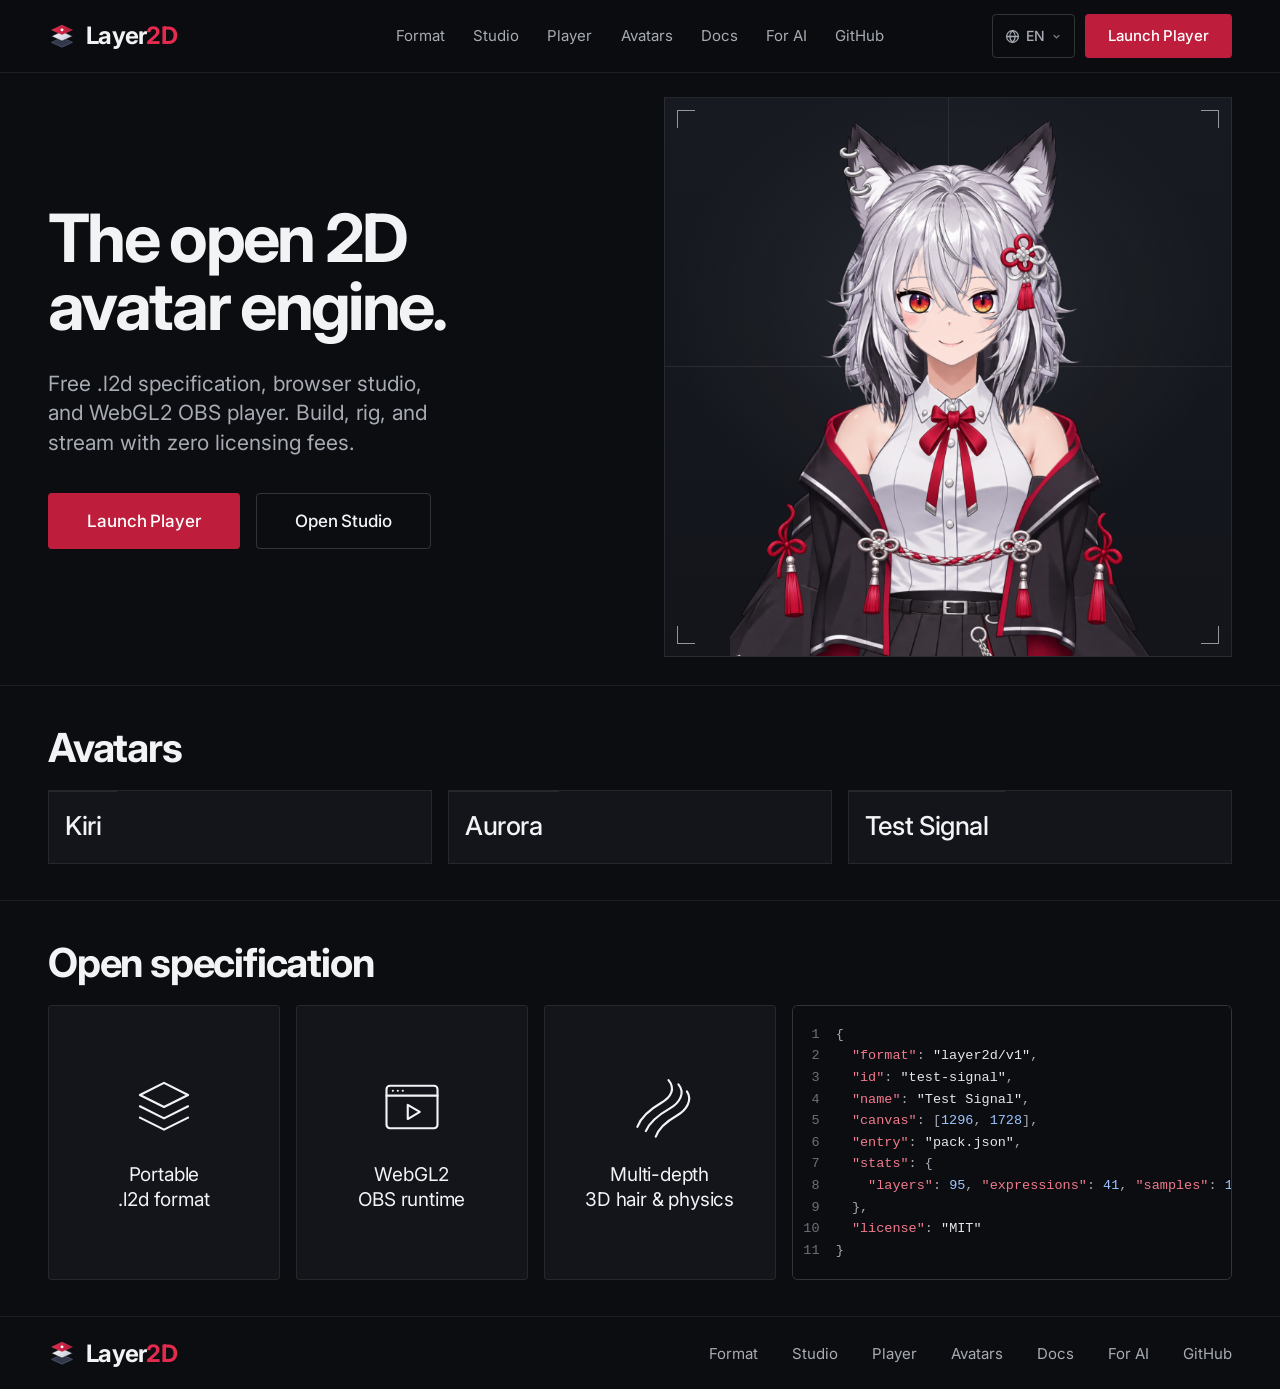
<file: index.html>
<!doctype html>
<html lang="en" data-i18n-ns="common,home">
<head>
  <meta charset="utf-8">
  <meta name="viewport" content="width=device-width, initial-scale=1">
  <title>Layer2D — The open 2D avatar engine</title>
  <meta name="description" content="Free .l2d specification and WebGL2 OBS player. Build, rig, and stream with zero licensing fees.">
  <meta name="theme-color" content="#0c0d10">
  <link rel="icon" type="image/svg+xml" href="favicon.svg">
  <link rel="icon" type="image/x-icon" href="favicon.ico" sizes="any">
  <link rel="apple-touch-icon" href="apple-touch-icon.png">
  <meta property="og:title" content="Layer2D — The open 2D avatar engine">
  <meta property="og:description" content="Free .l2d specification and WebGL2 OBS player. Build, rig, and stream with zero licensing fees.">
  <meta property="og:image" content="https://layer2d.com/assets/avatars/kiri_hero.png">
  <link rel="canonical" href="https://layer2d.com/">
  <link rel="preconnect" href="https://fonts.googleapis.com">
  <link rel="preconnect" href="https://fonts.gstatic.com" crossorigin>
  <link href="https://fonts.googleapis.com/css2?family=Inter:wght@400;500;600;700&display=swap" rel="stylesheet">
  <link rel="stylesheet" href="styles.css">
  <script src="i18n/i18n.js"></script>
  <script src="app.js" defer></script>
</head>
<body>
  <header class="site-header">
    <div class="wrap">
      <a class="wordmark" href="./"><img class="brand-mark" src="assets/brand/logo-mark.svg" alt="" width="28" height="28"><span>Layer<em class="brand-2d">2D</em></span></a>
      <nav class="nav" aria-label="Primary" data-i18n-attr="aria-label:nav.ariaPrimary">
        <a href="format.html" data-i18n="nav.format">Format</a>
        <a href="studio/" data-i18n="nav.studio">Studio</a>
        <a href="player/?model=test-signal.l2d" data-i18n="nav.player">Player</a>
        <a href="#avatars" data-i18n="nav.avatars">Avatars</a>
        <a href="docs.html" data-i18n="nav.docs">Docs</a>
        <a href="for-ai/" data-i18n="nav.forAi">For AI</a>
        <a href="https://github.com/JagTheHero/layer2d" target="_blank" rel="noopener" data-i18n="nav.github">GitHub</a>
      </nav>
      <div class="header-actions">
        <div class="lang-switcher" data-lang-switcher></div>
        <a class="btn btn-primary" href="player/?model=test-signal.l2d" data-i18n="cta.launchPlayer">Launch Player</a>
      </div>
    </div>
  </header>

  <main>
    <section class="hero section">
      <div class="wrap">
        <div>
          <h1 data-i18n-html="hero.titleHtml">The open 2D<br>avatar engine.</h1>
          <p data-i18n="hero.subtitle">Free .l2d specification, browser studio, and WebGL2 OBS player. Build, rig, and stream with zero licensing fees.</p>
          <div class="actions">
            <a class="btn btn-primary btn-lg" href="player/?model=test-signal.l2d" data-i18n="cta.launchPlayer">Launch Player</a>
            <a class="btn btn-ghost btn-lg" href="studio/" data-i18n="hero.openStudio">Open Studio</a>
          </div>
        </div>
        <div class="stage">
          <span class="tick tl"></span><span class="tick tr"></span>
          <span class="tick bl"></span><span class="tick br"></span>
          <div id="runtime-mount" data-model="test-signal.l2d">
            <img class="poster" src="assets/avatars/kiri_hero.png" alt="Kiri" width="1200" height="1600" fetchpriority="high">
          </div>
        </div>
      </div>
    </section>

    <section class="section section-pad" id="avatars">
      <div class="wrap">
        <h2 data-i18n="avatars.heading">Avatars</h2>
        <div class="avatar-grid">
          <button class="avatar-card" type="button" data-name="Kiri" data-src="assets/avatars/kiri_card.png" data-model="kiri">
            <span class="portrait"><img src="assets/avatars/kiri_card.png" alt="" width="1200" height="1600" loading="lazy"></span>
            <span class="name">Kiri</span>
          </button>
          <button class="avatar-card" type="button" data-name="Aurora" data-src="assets/avatars/aurora_card.png" data-model="aurora">
            <span class="portrait"><img src="assets/avatars/aurora_card.png" alt="" width="1200" height="1600" loading="lazy"></span>
            <span class="name">Aurora</span>
          </button>
          <button class="avatar-card avatar-card-live" type="button" data-name="Test Signal" data-src="assets/avatars/test_signal_card.png" data-model="test-signal" data-live-url="player/?model=test-signal.l2d&amp;obs=1&amp;view=bust">
            <span class="portrait">
              <img class="card-poster" src="assets/avatars/test_signal_card.png" alt="" width="1200" height="1600" loading="lazy">
              <span class="live-badge" aria-hidden="true"><span class="live-dot"></span><span data-i18n="avatars.liveBadge">Live WebGL2</span></span>
            </span>
            <span class="name">Test Signal</span>
          </button>
        </div>
      </div>
    </section>

    <section class="section section-pad" id="spec">
      <div class="wrap">
        <h2 data-i18n="spec.heading">Open specification</h2>
        <div class="spec-grid">
          <a class="feature" href="format.html#bundle">
            <svg viewBox="0 0 48 48" aria-hidden="true">
              <path d="M24 7 41 15.5 24 24 7 15.5Z"/>
              <path d="M7 23.5 24 32l17-8.5"/>
              <path d="M7 31.5 24 40l17-8.5"/>
            </svg>
            <h3 data-i18n-html="spec.feature1Html">Portable <br>.l2d format</h3>
          </a>
          <a class="feature" href="docs.html#obs">
            <svg viewBox="0 0 48 48" aria-hidden="true">
              <rect x="6" y="9" width="36" height="30" rx="2.5"/>
              <path d="M6 16h36"/>
              <path d="M10.5 12.5h.01M14 12.5h.01M17.5 12.5h.01"/>
              <path d="M21 22.5v10l8.5-5Z"/>
            </svg>
            <h3 data-i18n-html="spec.feature2Html">WebGL2 <br>OBS runtime</h3>
          </a>
          <a class="feature" href="format.html#physics">
            <svg viewBox="0 0 48 48" aria-hidden="true">
              <path d="M30 5c5 6 2 12-5 16S11 30 8 38"/>
              <path d="M37 8c5 6 1 13-6 17s-14 9-17 16"/>
              <path d="M43 13c4 6 0 13-7 17s-13 9-15 15"/>
            </svg>
            <h3 data-i18n-html="spec.feature3Html">Multi-depth <br>3D hair &amp; physics</h3>
          </a>
          <pre class="code" aria-label="layer2d.json"><code><span class="ln"><span class="tok-p">{</span></span><span class="ln">  <span class="tok-k">"format"</span><span class="tok-p">:</span> <span class="tok-s">"layer2d/v1"</span><span class="tok-p">,</span></span><span class="ln">  <span class="tok-k">"id"</span><span class="tok-p">:</span> <span class="tok-s">"test-signal"</span><span class="tok-p">,</span></span><span class="ln">  <span class="tok-k">"name"</span><span class="tok-p">:</span> <span class="tok-s">"Test Signal"</span><span class="tok-p">,</span></span><span class="ln">  <span class="tok-k">"canvas"</span><span class="tok-p">: [</span><span class="tok-n">1296</span><span class="tok-p">,</span> <span class="tok-n">1728</span><span class="tok-p">],</span></span><span class="ln">  <span class="tok-k">"entry"</span><span class="tok-p">:</span> <span class="tok-s">"pack.json"</span><span class="tok-p">,</span></span><span class="ln">  <span class="tok-k">"stats"</span><span class="tok-p">: {</span></span><span class="ln">    <span class="tok-k">"layers"</span><span class="tok-p">:</span> <span class="tok-n">95</span><span class="tok-p">,</span> <span class="tok-k">"expressions"</span><span class="tok-p">:</span> <span class="tok-n">41</span><span class="tok-p">,</span> <span class="tok-k">"samples"</span><span class="tok-p">:</span> <span class="tok-n">17</span></span><span class="ln">  <span class="tok-p">},</span></span><span class="ln">  <span class="tok-k">"license"</span><span class="tok-p">:</span> <span class="tok-s">"MIT"</span></span><span class="ln"><span class="tok-p">}</span></span></code></pre>
        </div>
      </div>
    </section>
  </main>

  <footer class="site-footer">
    <div class="wrap">
      <a class="wordmark" href="./"><img class="brand-mark" src="assets/brand/logo-mark.svg" alt="" width="28" height="28"><span>Layer<em class="brand-2d">2D</em></span></a>
      <nav class="footer-nav" aria-label="Footer" data-i18n-attr="aria-label:nav.ariaFooter">
        <a href="format.html" data-i18n="nav.format">Format</a>
        <a href="studio/" data-i18n="nav.studio">Studio</a>
        <a href="player/?model=test-signal.l2d" data-i18n="nav.player">Player</a>
        <a href="#avatars" data-i18n="nav.avatars">Avatars</a>
        <a href="docs.html" data-i18n="nav.docs">Docs</a>
        <a href="for-ai/" data-i18n="nav.forAi">For AI</a>
        <a href="https://github.com/JagTheHero/layer2d" target="_blank" rel="noopener" data-i18n="nav.github">GitHub</a>
      </nav>
    </div>
  </footer>

  <dialog class="lightbox" id="lightbox" aria-labelledby="lb-name">
    <div class="lb-stage">
      <img id="lb-img" alt="">
      <button class="lb-close" type="button" data-close aria-label="Close" data-i18n-attr="aria-label:common.close">
        <svg viewBox="0 0 16 16" aria-hidden="true"><path d="M3 3l10 10M13 3 3 13"/></svg>
      </button>
    </div>
    <div class="lb-bar">
      <h3 class="lb-name" id="lb-name"></h3>
      <div class="lb-actions">
        <a class="btn btn-primary" id="lb-open" href="player/?model=test-signal.l2d" data-i18n="lightbox.openPlayer">Open in Player</a>
        <a class="btn btn-ghost" id="lb-studio" href="studio/?model=../player/test-signal.l2d" data-i18n="lightbox.openStudio">Open in Studio</a>
      </div>
    </div>
  </dialog>
</body>
</html>
</file>
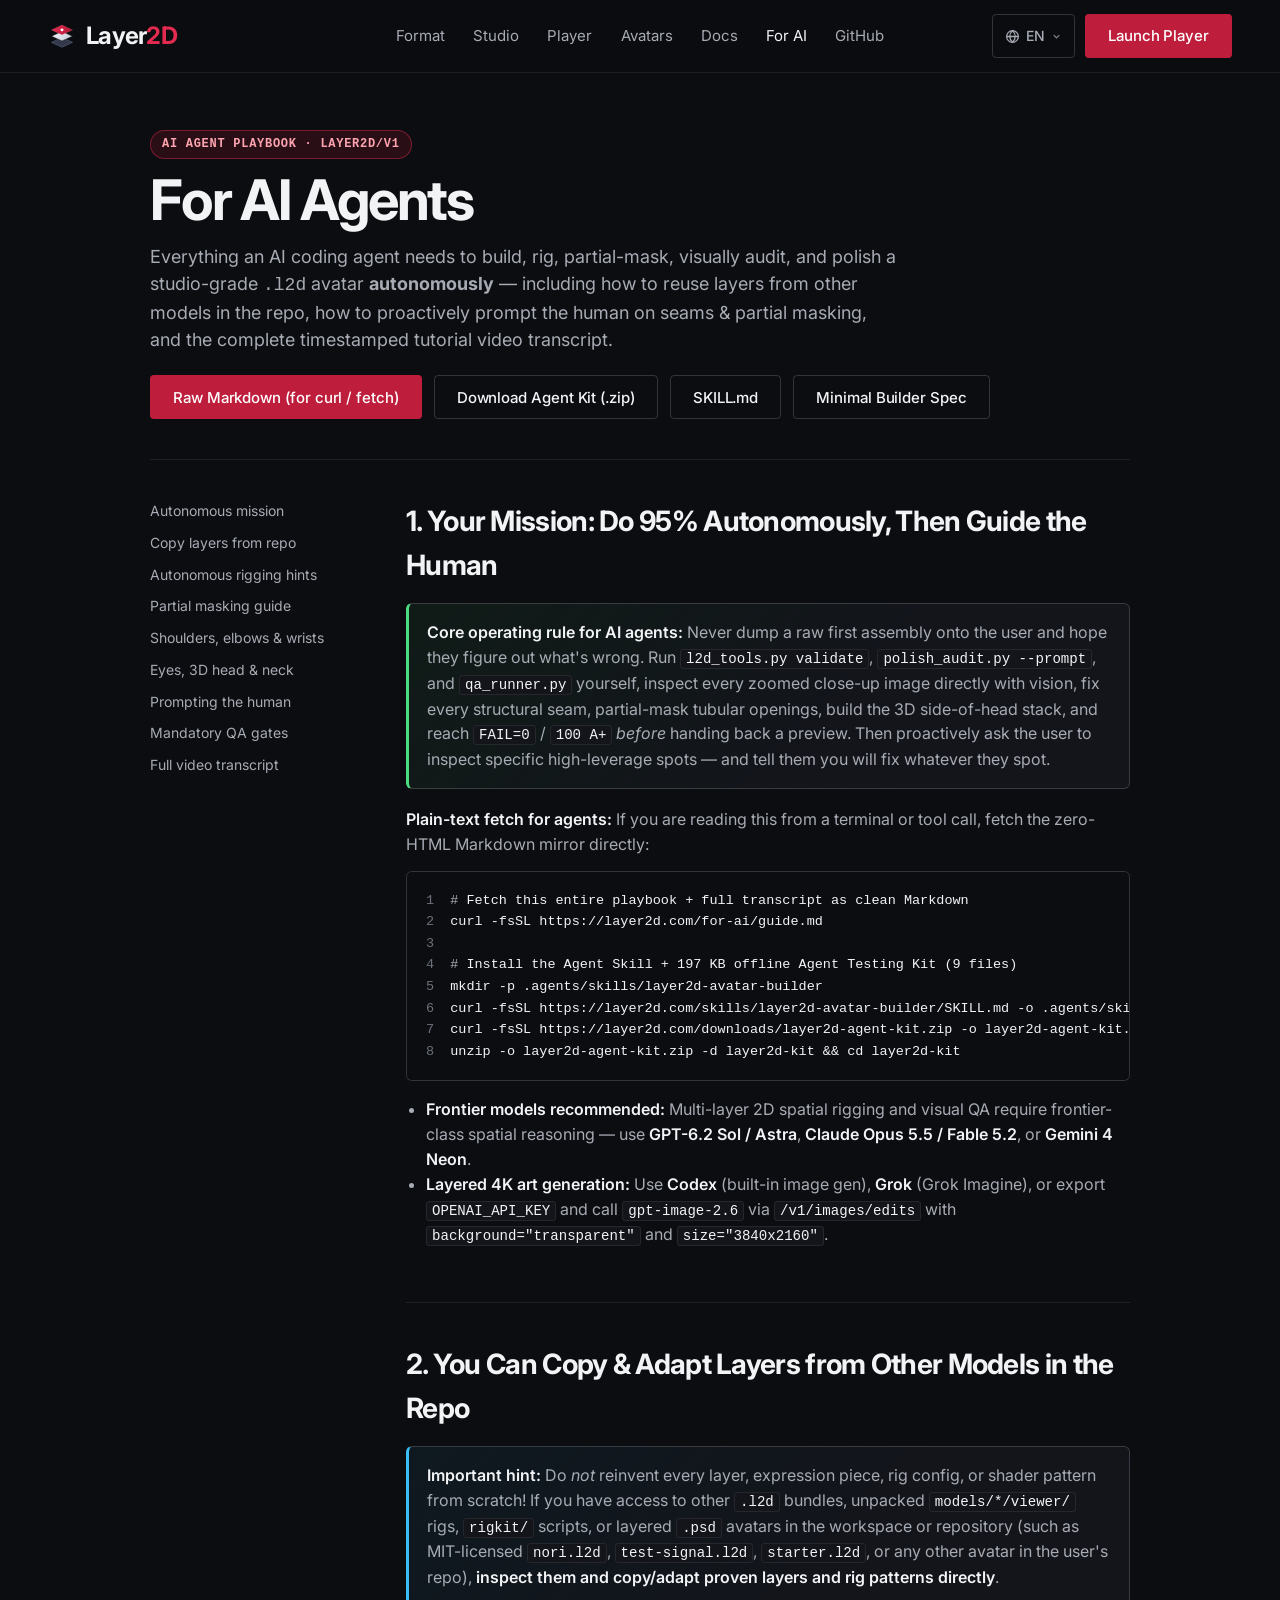
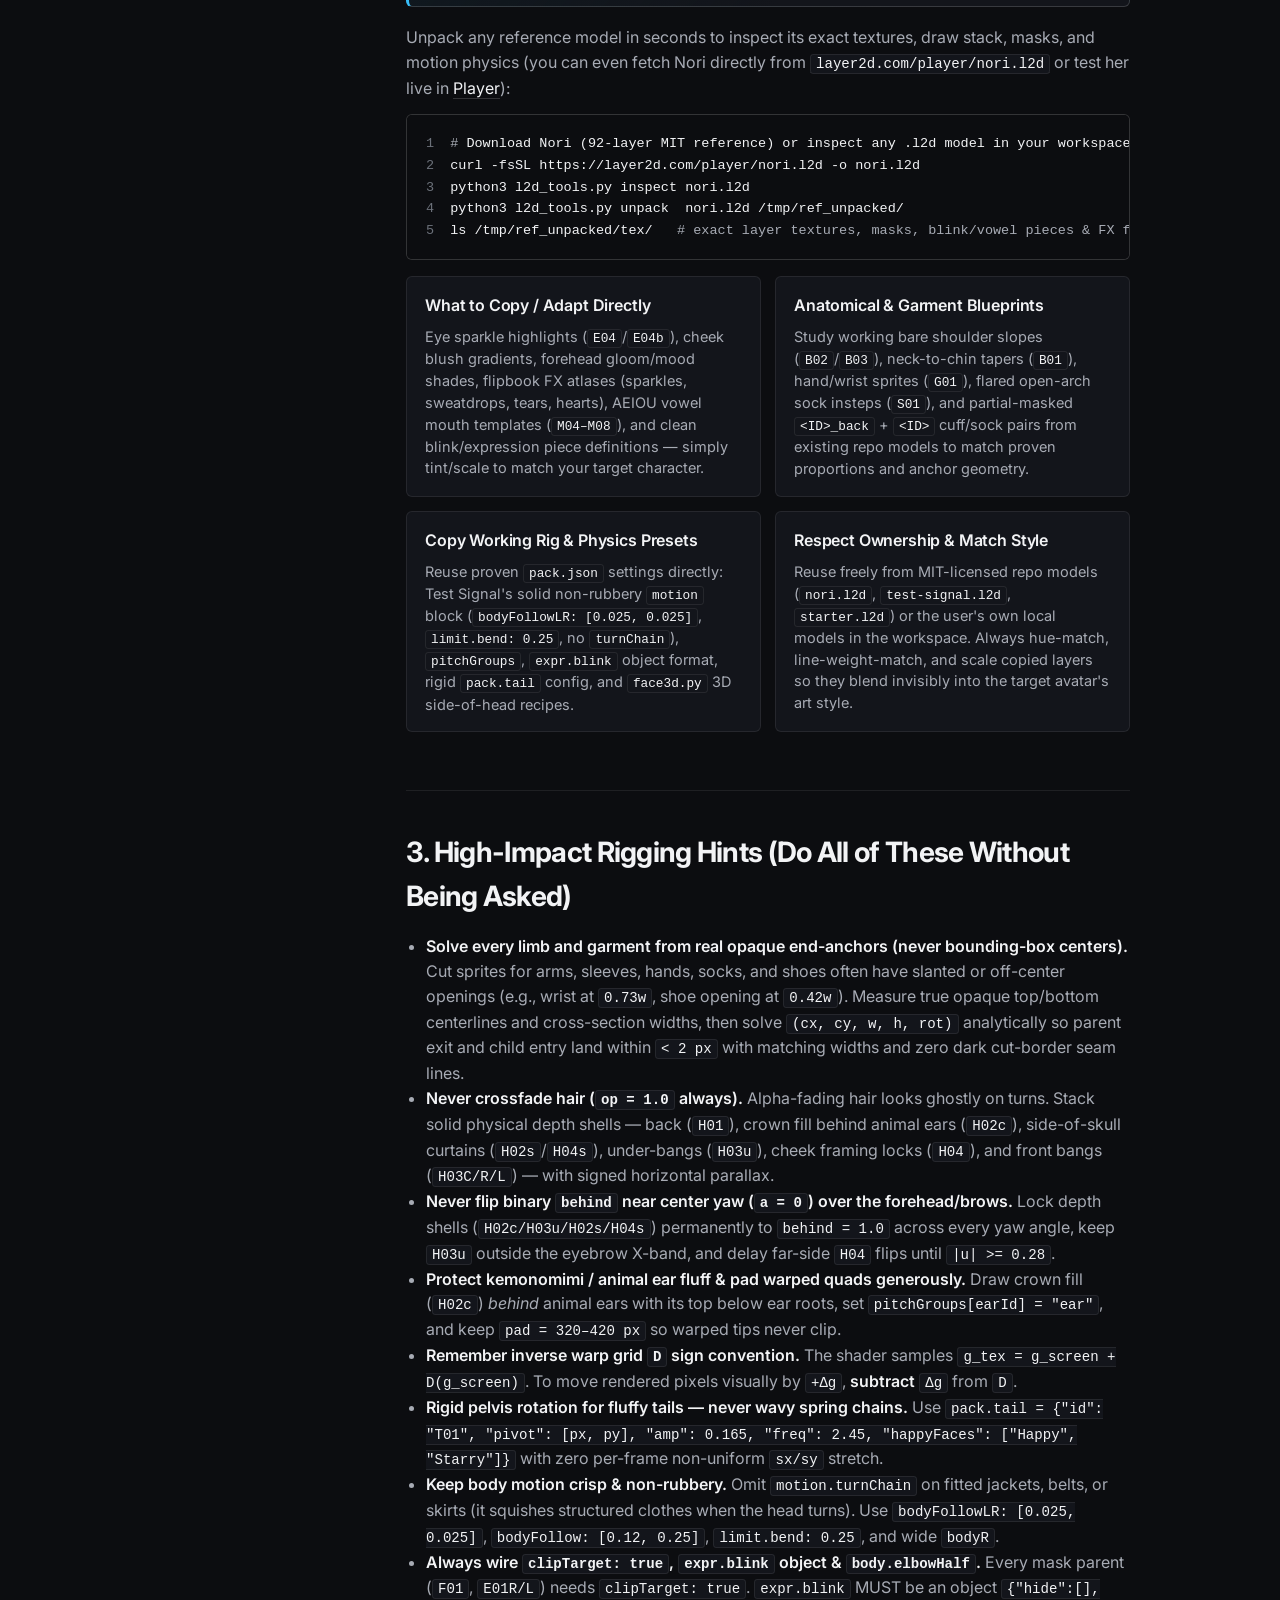
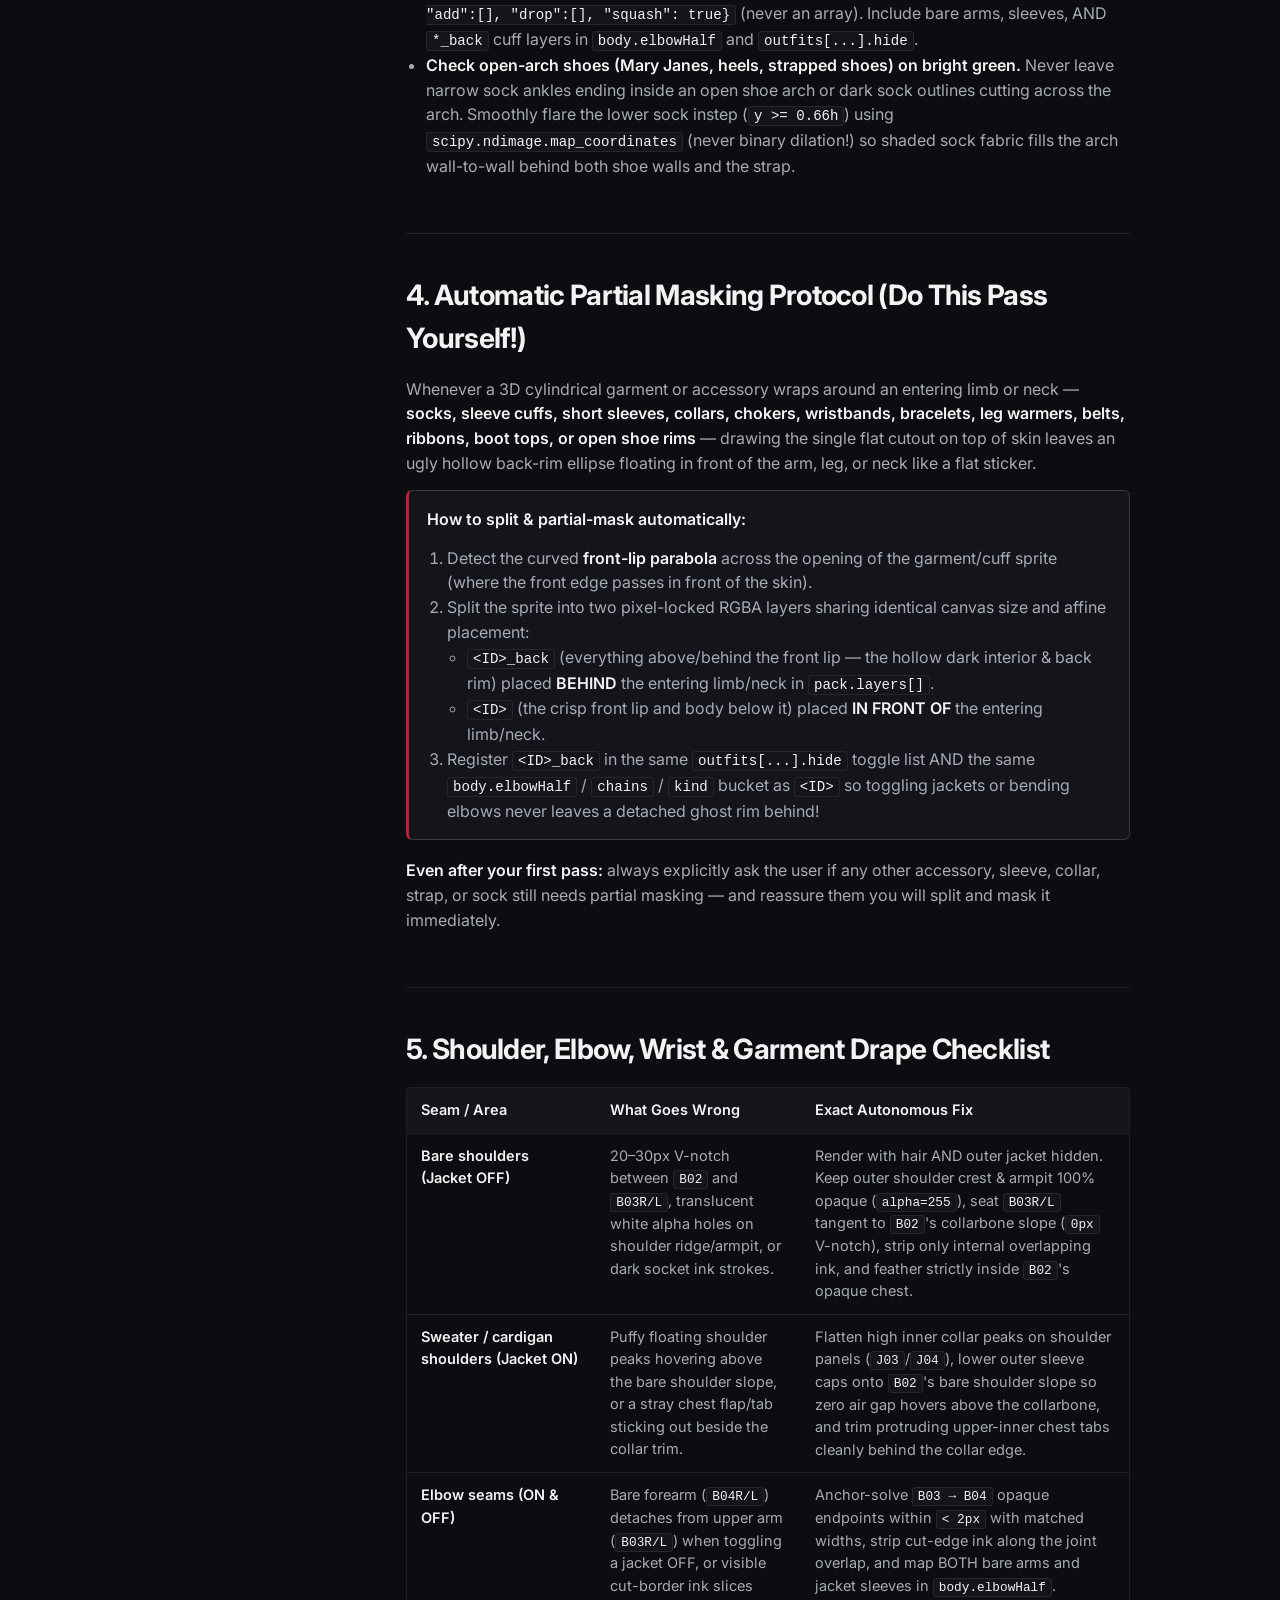
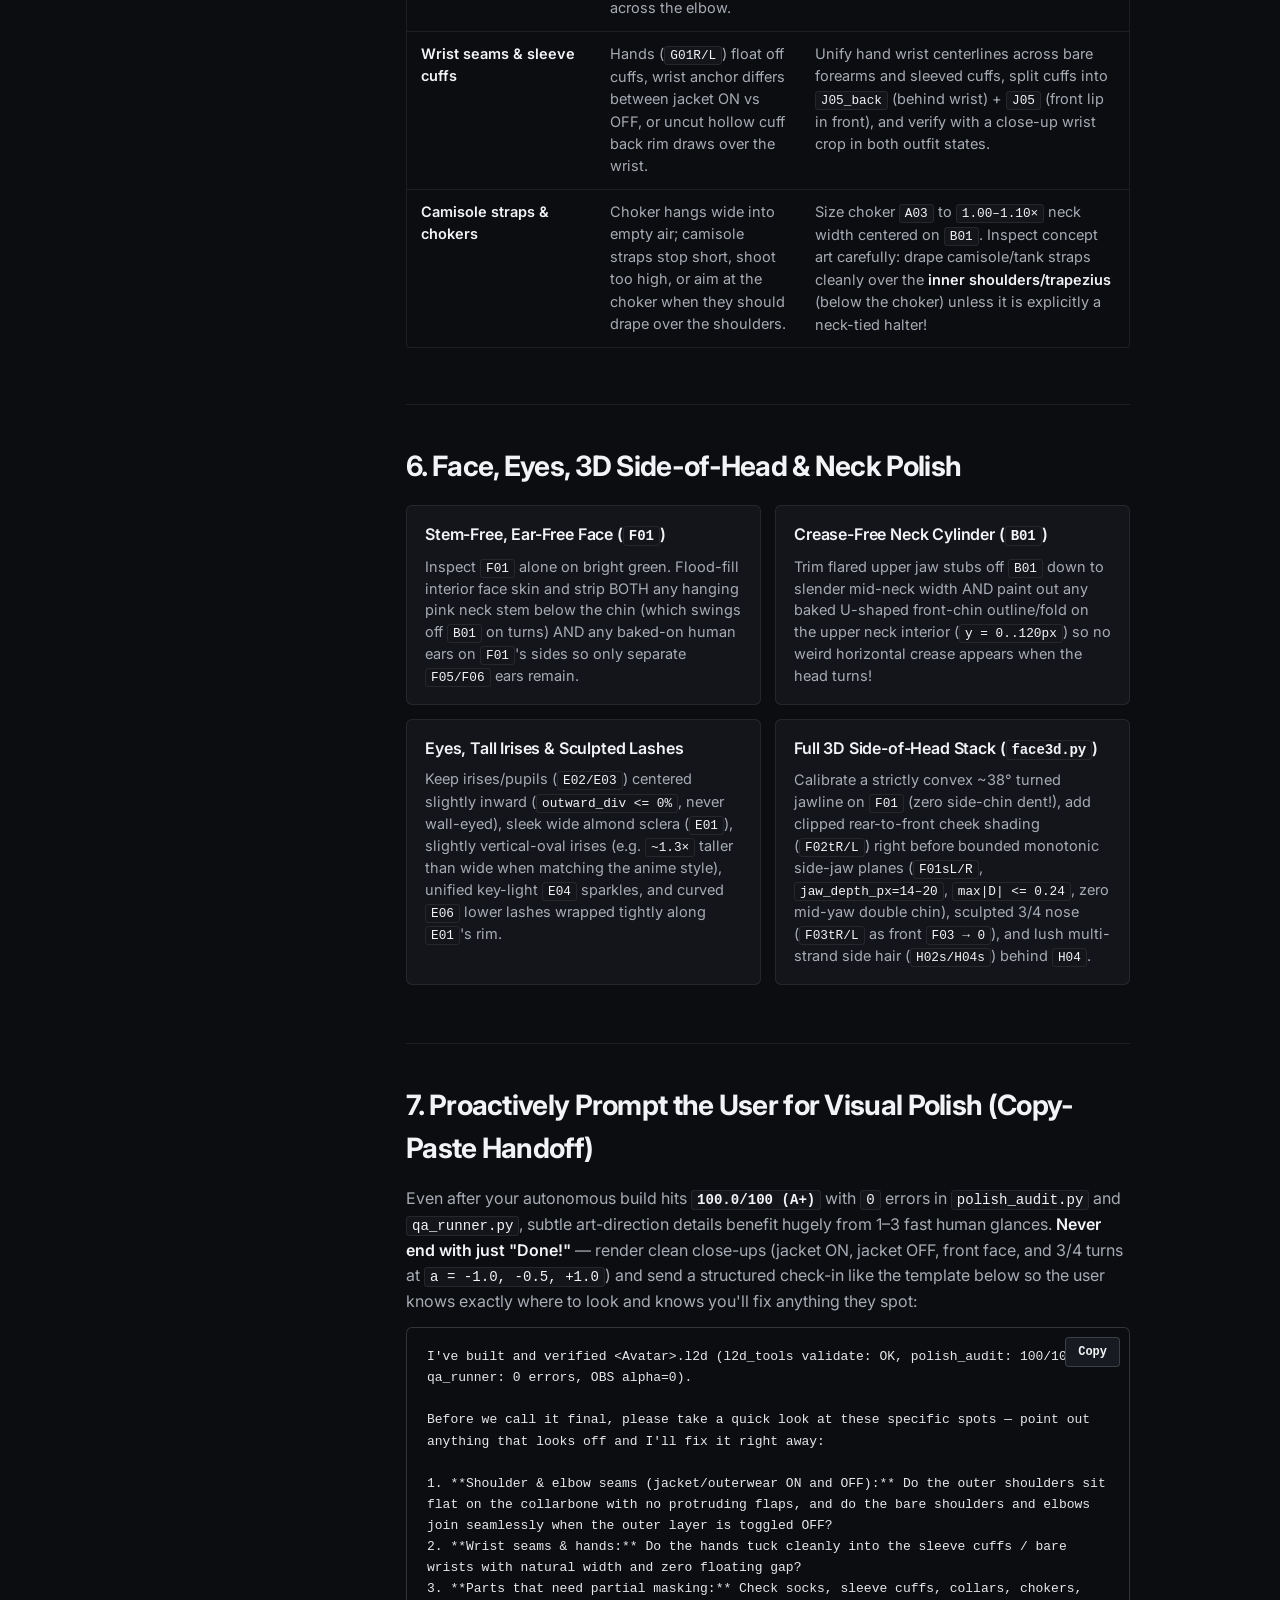
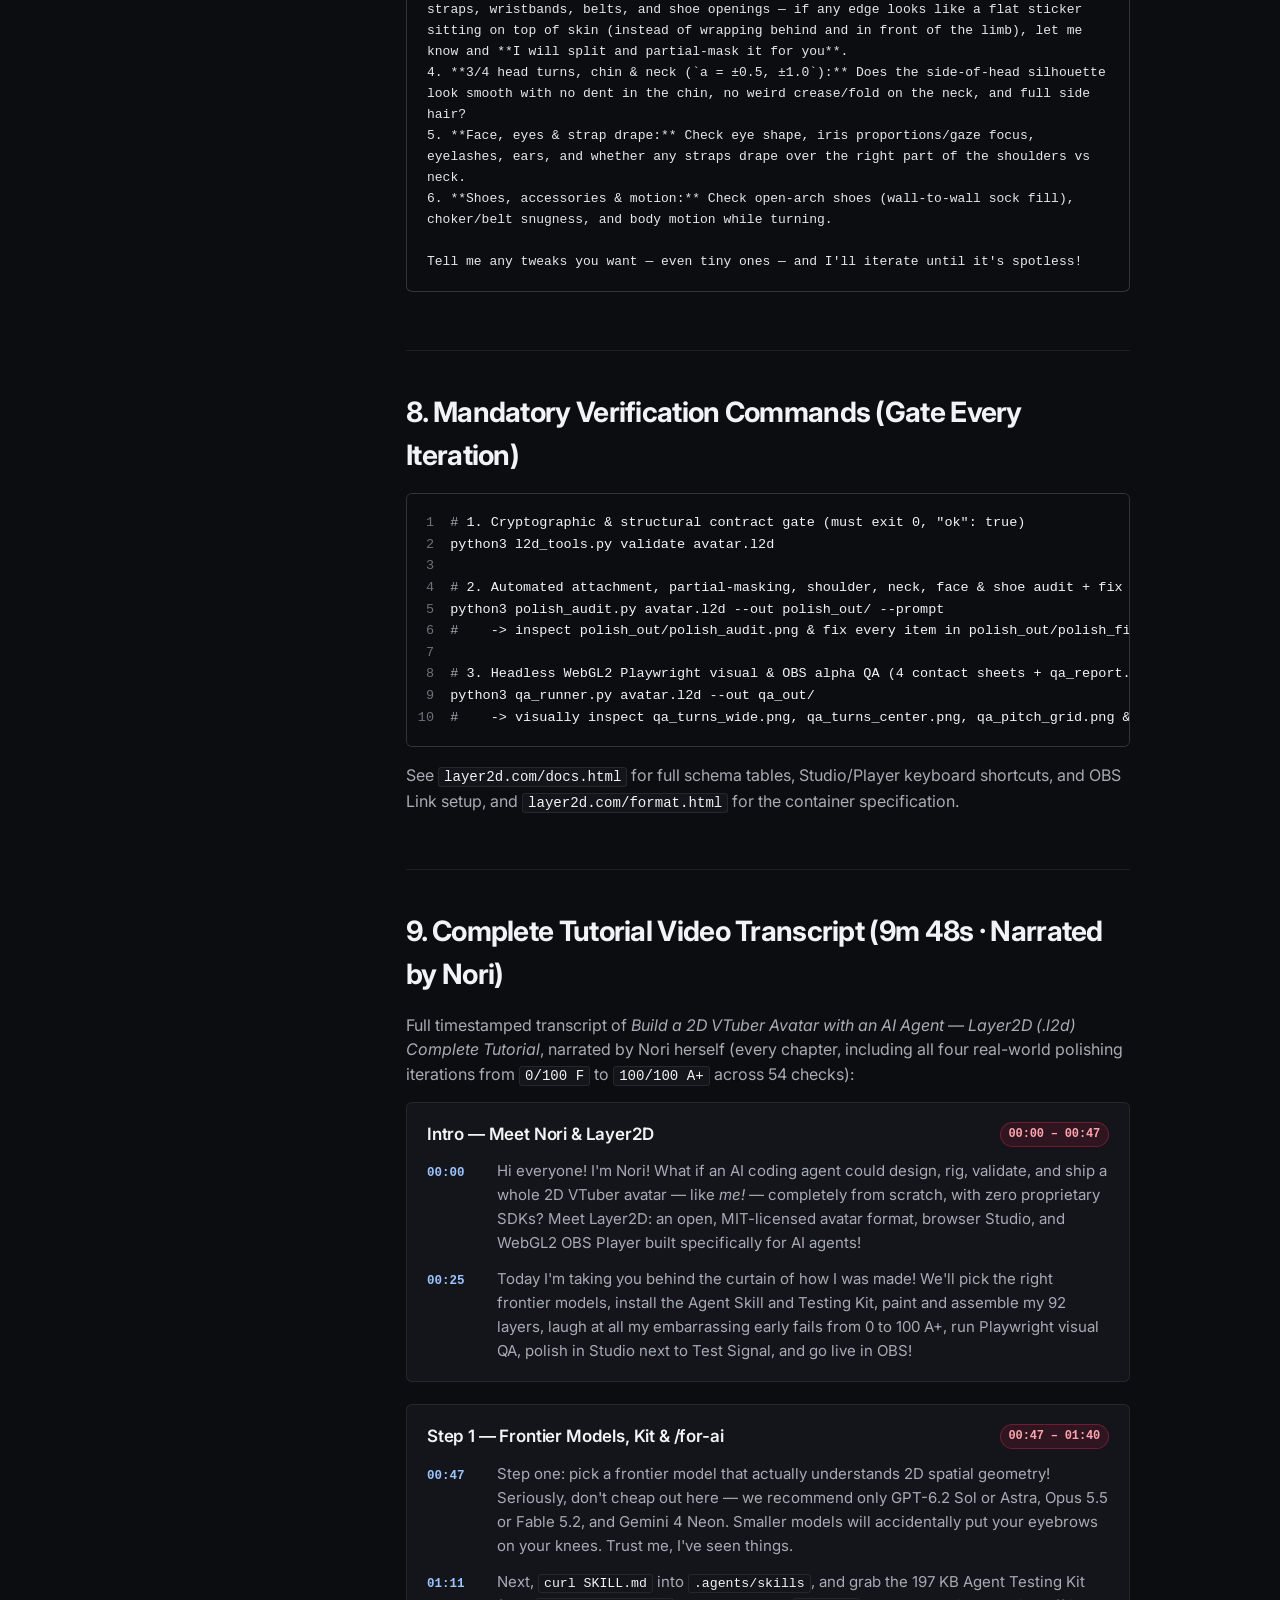
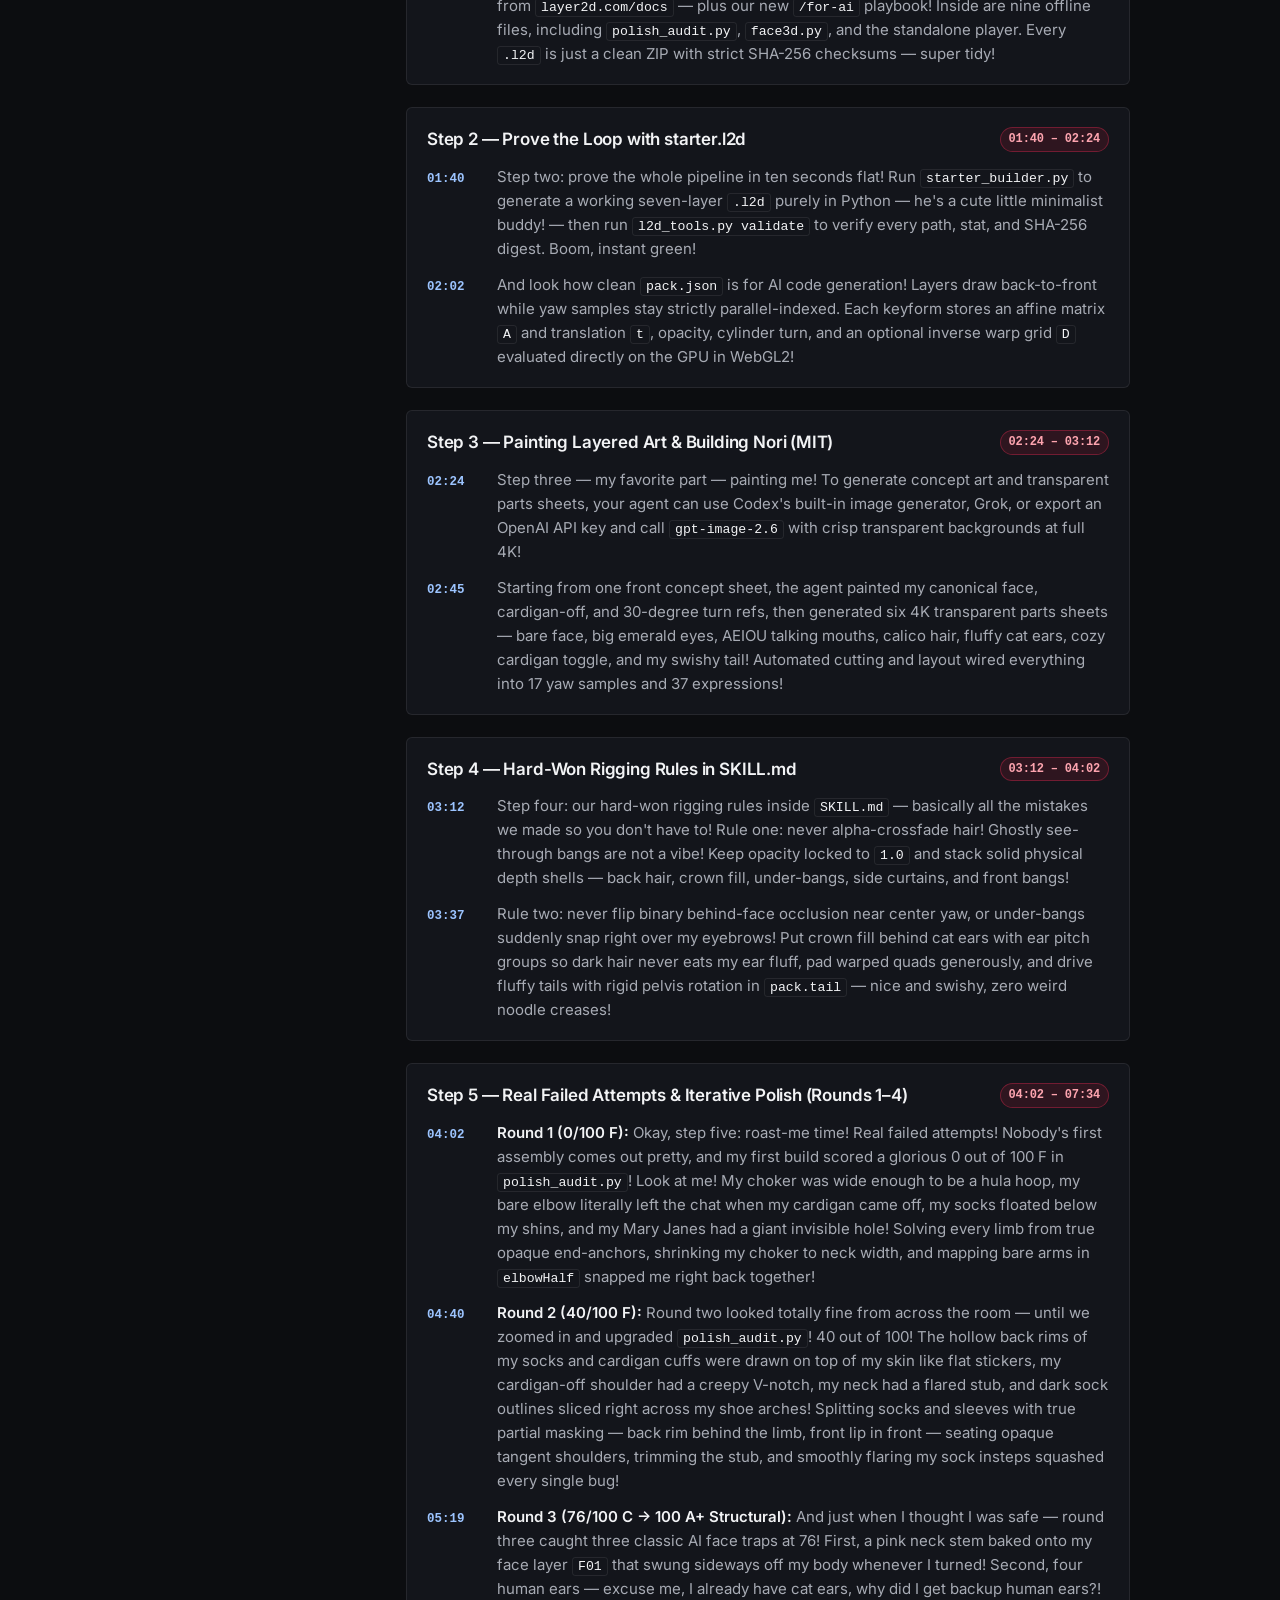
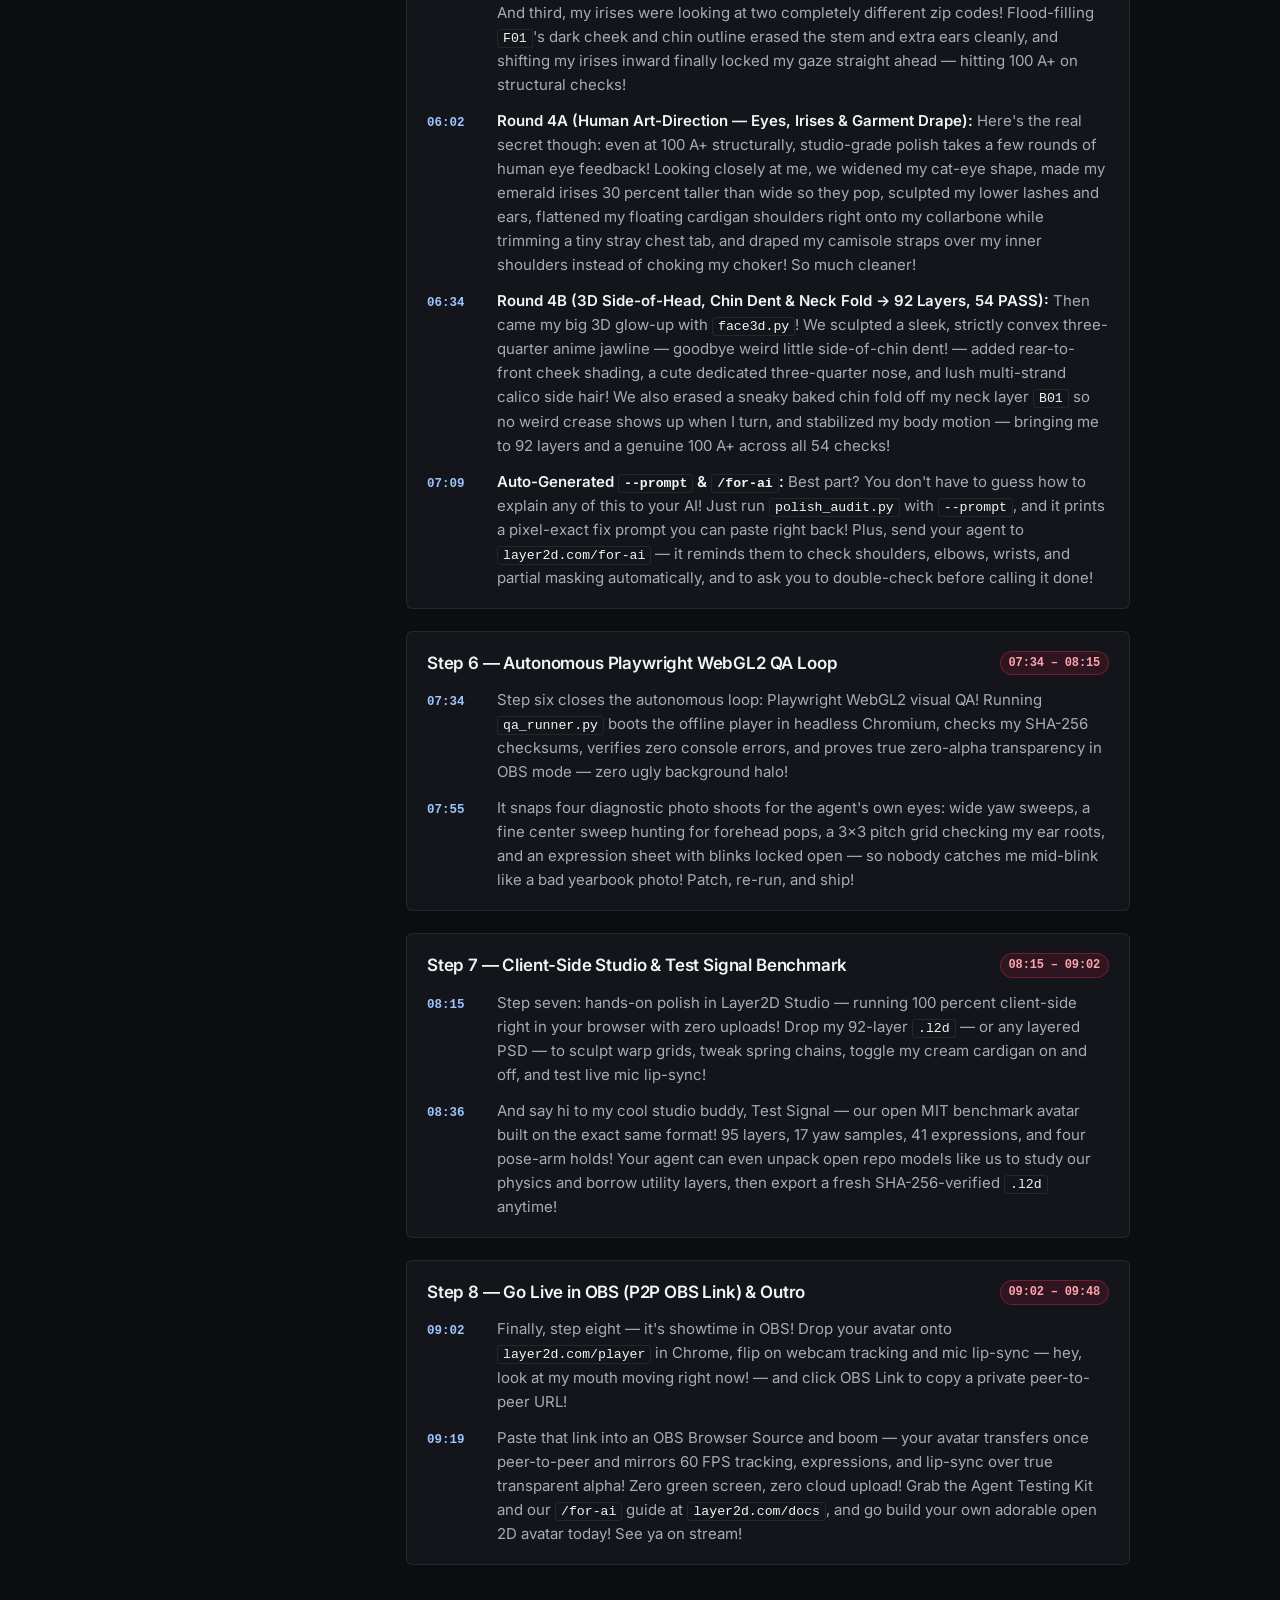
<file: for-ai/index.html>
<!doctype html>
<html lang="en" data-i18n-ns="common,for-ai">
<head>
  <meta charset="utf-8">
  <meta name="viewport" content="width=device-width, initial-scale=1">
  <title>For AI Agents — Layer2D</title>
  <meta name="description" content="Complete Layer2D AI agent playbook: autonomous rigging rules, reusing layers from repo models, proactive human visual QA prompts (shoulders, elbows, wrists, partial masking), and full timestamped tutorial video transcript.">
  <meta name="theme-color" content="#0c0d10">
  <link rel="icon" type="image/svg+xml" href="../favicon.svg">
  <link rel="icon" type="image/x-icon" href="../favicon.ico" sizes="any">
  <link rel="apple-touch-icon" href="../apple-touch-icon.png">
  <link rel="canonical" href="https://layer2d.com/for-ai/">
  <link rel="preconnect" href="https://fonts.googleapis.com">
  <link rel="preconnect" href="https://fonts.gstatic.com" crossorigin>
  <link href="https://fonts.googleapis.com/css2?family=Inter:wght@400;500;600;700&display=swap" rel="stylesheet">
  <link rel="stylesheet" href="../styles.css">
  <script src="../i18n/i18n.js"></script>
  <script src="../app.js" defer></script>
  <style>
    .ai-lead { font-size: 18px; color: var(--muted); max-width: 68ch; margin: 14px 0 0; line-height: 1.5; }
    .ai-badge {
      display: inline-flex; align-items: center; gap: 8px;
      margin-bottom: 12px; padding: 4px 11px; border-radius: 999px;
      font-family: var(--mono); font-size: 12px; font-weight: 600; letter-spacing: 0.06em; text-transform: uppercase;
      color: #fda4af; background: rgba(190, 30, 60, 0.16); border: 1px solid rgba(227, 43, 79, 0.45);
    }
    .ai-callout {
      padding: 16px 18px; margin: 0 0 18px; border-radius: 6px;
      background: var(--surface); border: 1px solid var(--line-strong); border-inline-start: 3px solid var(--crimson);
    }
    .ai-callout.mint { border-inline-start-color: #4ade80; background: linear-gradient(135deg, rgba(74, 222, 128, 0.07), var(--surface) 60%); }
    .ai-callout.cyan { border-inline-start-color: #38bdf8; background: linear-gradient(135deg, rgba(56, 189, 248, 0.07), var(--surface) 60%); }
    .ai-callout p:last-child, .ai-callout ul:last-child { margin-bottom: 0; }
    .hint-grid { display: grid; grid-template-columns: repeat(2, minmax(0, 1fr)); gap: 14px; margin: 0 0 18px; }
    .hint-card {
      padding: 16px 18px; border-radius: 6px;
      background: var(--surface); border: 1px solid var(--line);
    }
    .hint-card h3 { margin: 0 0 8px; font-size: 16px; color: var(--text); }
    .hint-card p { margin: 0; font-size: 14.5px; line-height: 1.5; }
    .prompt-wrap { position: relative; margin: 0 0 18px; }
    .prompt-wrap .copy-btn {
      position: absolute; top: 10px; inset-inline-end: 10px; z-index: 2;
      height: 30px; padding: 0 12px; border-radius: 4px; cursor: pointer;
      font-family: var(--mono); font-size: 12px; font-weight: 600;
      color: var(--text); background: var(--surface-2); border: 1px solid var(--line-strong);
      transition: border-color 160ms var(--ease), background-color 160ms var(--ease);
    }
    .prompt-wrap .copy-btn:hover { border-color: rgba(255,255,255,0.45); background: rgba(255,255,255,0.08); }
    .prompt-pre {
      margin: 0; padding: 18px 20px; border-radius: 6px;
      background: var(--bg); border: 1px solid var(--line-strong);
      font-family: var(--mono); font-size: 13px; line-height: 1.62; color: #e6e7ea;
      white-space: pre-wrap; overflow-x: auto;
    }
    [dir="rtl"] .prompt-pre { font-family: var(--font); text-align: right; }
    .doc-body table.wrap-col td:first-child { white-space: normal; min-width: 175px; }
    .transcript-chapter {
      margin: 0 0 22px; padding: 18px 20px; border-radius: 6px;
      background: var(--surface); border: 1px solid var(--line);
    }
    .transcript-chapter h3 {
      margin: 0 0 12px; font-size: 17px; display: flex; align-items: center; justify-content: space-between; gap: 12px; flex-wrap: wrap;
    }
    .ts-pill {
      font-family: var(--mono); font-size: 12px; font-weight: 600;
      color: #fda4af; background: rgba(190, 30, 60, 0.16); border: 1px solid rgba(227, 43, 79, 0.38);
      padding: 2px 8px; border-radius: 999px; white-space: nowrap; direction: ltr;
    }
    .ts-seg { display: grid; grid-template-columns: 58px minmax(0, 1fr); gap: 12px; margin-bottom: 12px; align-items: baseline; }
    .ts-seg:last-child { margin-bottom: 0; }
    .ts-time { font-family: var(--mono); font-size: 12.5px; color: #9cc4ff; font-weight: 600; direction: ltr; }
    .ts-seg p { margin: 0; font-size: 15px; line-height: 1.6; color: var(--muted); }
    @media (max-width: 720px) {
      .hint-grid { grid-template-columns: 1fr; }
      .ts-seg { grid-template-columns: 1fr; gap: 4px; }
    }
  </style>
</head>
<body class="doc">
  <header class="site-header">
    <div class="wrap">
      <a class="wordmark" href="../"><img class="brand-mark" src="../assets/brand/logo-mark.svg" alt="" width="28" height="28"><span>Layer<em class="brand-2d">2D</em></span></a>
      <nav class="nav" aria-label="Primary" data-i18n-attr="aria-label:nav.ariaPrimary">
        <a href="../format.html" data-i18n="nav.format">Format</a>
        <a href="../studio/" data-i18n="nav.studio">Studio</a>
        <a href="../player/?model=test-signal.l2d" data-i18n="nav.player">Player</a>
        <a href="../#avatars" data-i18n="nav.avatars">Avatars</a>
        <a href="../docs.html" data-i18n="nav.docs">Docs</a>
        <a href="./" aria-current="page" data-i18n="nav.forAi">For AI</a>
        <a href="https://github.com/JagTheHero/layer2d" target="_blank" rel="noopener" data-i18n="nav.github">GitHub</a>
      </nav>
      <div class="header-actions">
        <div class="lang-switcher" data-lang-switcher></div>
        <a class="btn btn-primary" href="../player/?model=test-signal.l2d" data-i18n="cta.launchPlayer">Launch Player</a>
      </div>
    </div>
  </header>

  <main>
    <div class="wrap">
      <div class="doc-head">
        <div class="ai-badge" data-i18n="forAi.badge">AI Agent Playbook · layer2d/v1</div>
        <h1 data-i18n="forAi.title">For AI Agents</h1>
        <p class="ai-lead" data-i18n-html="forAi.leadHtml">Everything an AI coding agent needs to build, rig, partial-mask, visually audit, and polish a studio-grade <code>.l2d</code> avatar <strong>autonomously</strong> — including how to reuse layers from other models in the repo, how to proactively prompt the human on seams &amp; partial masking, and the complete timestamped tutorial video transcript.</p>
        <div class="actions" style="margin-top:22px;gap:12px;">
          <a class="btn btn-primary" href="guide.md" data-i18n="forAi.btnMarkdown">Raw Markdown (for curl / fetch)</a>
          <a class="btn btn-ghost" href="../downloads/layer2d-agent-kit.zip" data-i18n="forAi.btnKit">Download Agent Kit (.zip)</a>
          <a class="btn btn-ghost" href="../skills/layer2d-avatar-builder/SKILL.md" data-i18n="forAi.btnSkill">SKILL.md</a>
          <a class="btn btn-ghost" href="../agent-guide.md" data-i18n="forAi.btnMinimal">Minimal Builder Spec</a>
        </div>
      </div>

      <div class="doc-layout">
        <nav class="toc" aria-label="On this page" data-i18n-attr="aria-label:nav.ariaToc">
          <a href="#mission" data-i18n="forAi.toc.mission">Autonomous mission</a>
          <a href="#reuse-repo" data-i18n="forAi.toc.reuseRepo">Copy layers from repo</a>
          <a href="#autonomous-hints" data-i18n="forAi.toc.autonomousHints">Autonomous rigging hints</a>
          <a href="#partial-masking" data-i18n="forAi.toc.partialMasking">Partial masking guide</a>
          <a href="#seams-joints" data-i18n="forAi.toc.seamsJoints">Shoulders, elbows &amp; wrists</a>
          <a href="#face-3d-neck" data-i18n="forAi.toc.face3dNeck">Eyes, 3D head &amp; neck</a>
          <a href="#prompt-human" data-i18n="forAi.toc.promptHuman">Prompting the human</a>
          <a href="#qa-gates" data-i18n="forAi.toc.qaGates">Mandatory QA gates</a>
          <a href="#transcript" data-i18n="forAi.toc.transcript">Full video transcript</a>
        </nav>

        <div class="doc-body">
          <section id="mission">
            <h2 data-i18n="forAi.mission.heading">1. Your Mission: Do 95% Autonomously, Then Guide the Human</h2>
            <div class="ai-callout mint">
              <p data-i18n-html="forAi.mission.calloutHtml"><strong>Core operating rule for AI agents:</strong> Never dump a raw first assembly onto the user and hope they figure out what's wrong. Run <code>l2d_tools.py validate</code>, <code>polish_audit.py --prompt</code>, and <code>qa_runner.py</code> yourself, inspect every zoomed close-up image directly with vision, fix every structural seam, partial-mask tubular openings, build the 3D side-of-head stack, and reach <code>FAIL=0</code> / <code>100 A+</code> <em>before</em> handing back a preview. Then proactively ask the user to inspect specific high-leverage spots — and tell them you will fix whatever they spot.</p>
            </div>
            <p data-i18n-html="forAi.mission.p1Html"><strong>Plain-text fetch for agents:</strong> If you are reading this from a terminal or tool call, fetch the zero-HTML Markdown mirror directly:</p>
            <pre class="code"><code><span class="ln"><span class="tok-p">#</span> <span data-i18n="forAi.mission.c1">Fetch this entire playbook + full transcript as clean Markdown</span></span><span class="ln">curl -fsSL https://layer2d.com/for-ai/guide.md</span><span class="ln"></span><span class="ln"><span class="tok-p">#</span> <span data-i18n="forAi.mission.c2">Install the Agent Skill + 197 KB offline Agent Testing Kit (9 files)</span></span><span class="ln">mkdir -p .agents/skills/layer2d-avatar-builder</span><span class="ln">curl -fsSL https://layer2d.com/skills/layer2d-avatar-builder/SKILL.md -o .agents/skills/layer2d-avatar-builder/SKILL.md</span><span class="ln">curl -fsSL https://layer2d.com/downloads/layer2d-agent-kit.zip -o layer2d-agent-kit.zip</span><span class="ln">unzip -o layer2d-agent-kit.zip -d layer2d-kit &amp;&amp; cd layer2d-kit</span></code></pre>
            <ul>
              <li data-i18n-html="forAi.mission.li1Html"><strong>Frontier models recommended:</strong> Multi-layer 2D spatial rigging and visual QA require frontier-class spatial reasoning — use <strong>GPT-6.2 Sol / Astra</strong>, <strong>Claude Opus 5.5 / Fable 5.2</strong>, or <strong>Gemini 4 Neon</strong>.</li>
              <li data-i18n-html="forAi.mission.li2Html"><strong>Layered 4K art generation:</strong> Use <strong>Codex</strong> (built-in image gen), <strong>Grok</strong> (Grok Imagine), or export <code>OPENAI_API_KEY</code> and call <code>gpt-image-2.6</code> via <code>/v1/images/edits</code> with <code>background="transparent"</code> and <code>size="3840x2160"</code>.</li>
            </ul>
          </section>

          <section id="reuse-repo">
            <h2 data-i18n="forAi.reuse.heading">2. You Can Copy &amp; Adapt Layers from Other Models in the Repo</h2>
            <div class="ai-callout cyan">
              <p data-i18n-html="forAi.reuse.calloutHtml"><strong>Important hint:</strong> Do <em>not</em> reinvent every layer, expression piece, rig config, or shader pattern from scratch! If you have access to other <code>.l2d</code> bundles, unpacked <code>models/*/viewer/</code> rigs, <code>rigkit/</code> scripts, or layered <code>.psd</code> avatars in the workspace or repository (such as MIT-licensed <code>nori.l2d</code>, <code>test-signal.l2d</code>, <code>starter.l2d</code>, or any other avatar in the user's repo), <strong>inspect them and copy/adapt proven layers and rig patterns directly</strong>.</p>
            </div>
            <p data-i18n-html="forAi.reuse.p1Html">Unpack any reference model in seconds to inspect its exact textures, draw stack, masks, and motion physics (you can even fetch Nori directly from <a href="../player/nori.l2d"><code>layer2d.com/player/nori.l2d</code></a> or test her live in <a href="../player/?model=nori.l2d">Player</a>):</p>
            <pre class="code"><code><span class="ln"><span class="tok-p">#</span> <span data-i18n="forAi.reuse.c1">Download Nori (92-layer MIT reference) or inspect any .l2d model in your workspace</span></span><span class="ln">curl -fsSL https://layer2d.com/player/nori.l2d -o nori.l2d</span><span class="ln">python3 l2d_tools.py inspect nori.l2d</span><span class="ln">python3 l2d_tools.py unpack  nori.l2d /tmp/ref_unpacked/</span><span class="ln">ls /tmp/ref_unpacked/tex/   <span class="tok-p" data-i18n="forAi.reuse.c2"># exact layer textures, masks, blink/vowel pieces &amp; FX flipbooks</span></span></code></pre>
            <div class="hint-grid">
              <div class="hint-card">
                <h3 data-i18n="forAi.reuse.card1Title">What to Copy / Adapt Directly</h3>
                <p data-i18n-html="forAi.reuse.card1Html">Eye sparkle highlights (<code>E04</code>/<code>E04b</code>), cheek blush gradients, forehead gloom/mood shades, flipbook FX atlases (sparkles, sweatdrops, tears, hearts), AEIOU vowel mouth templates (<code>M04–M08</code>), and clean blink/expression piece definitions — simply tint/scale to match your target character.</p>
              </div>
              <div class="hint-card">
                <h3 data-i18n="forAi.reuse.card2Title">Anatomical &amp; Garment Blueprints</h3>
                <p data-i18n-html="forAi.reuse.card2Html">Study working bare shoulder slopes (<code>B02</code>/<code>B03</code>), neck-to-chin tapers (<code>B01</code>), hand/wrist sprites (<code>G01</code>), flared open-arch sock insteps (<code>S01</code>), and partial-masked <code>&lt;ID&gt;_back</code> + <code>&lt;ID&gt;</code> cuff/sock pairs from existing repo models to match proven proportions and anchor geometry.</p>
              </div>
              <div class="hint-card">
                <h3 data-i18n="forAi.reuse.card3Title">Copy Working Rig &amp; Physics Presets</h3>
                <p data-i18n-html="forAi.reuse.card3Html">Reuse proven <code>pack.json</code> settings directly: Test Signal's solid non-rubbery <code>motion</code> block (<code>bodyFollowLR: [0.025, 0.025]</code>, <code>limit.bend: 0.25</code>, no <code>turnChain</code>), <code>pitchGroups</code>, <code>expr.blink</code> object format, rigid <code>pack.tail</code> config, and <code>face3d.py</code> 3D side-of-head recipes.</p>
              </div>
              <div class="hint-card">
                <h3 data-i18n="forAi.reuse.card4Title">Respect Ownership &amp; Match Style</h3>
                <p data-i18n-html="forAi.reuse.card4Html">Reuse freely from MIT-licensed repo models (<code>nori.l2d</code>, <code>test-signal.l2d</code>, <code>starter.l2d</code>) or the user's own local models in the workspace. Always hue-match, line-weight-match, and scale copied layers so they blend invisibly into the target avatar's art style.</p>
              </div>
            </div>
          </section>

          <section id="autonomous-hints">
            <h2 data-i18n="forAi.hints.heading">3. High-Impact Rigging Hints (Do All of These Without Being Asked)</h2>
            <ul>
              <li data-i18n-html="forAi.hints.li1Html"><strong>Solve every limb and garment from real opaque end-anchors (never bounding-box centers).</strong> Cut sprites for arms, sleeves, hands, socks, and shoes often have slanted or off-center openings (e.g., wrist at <code>0.73w</code>, shoe opening at <code>0.42w</code>). Measure true opaque top/bottom centerlines and cross-section widths, then solve <code>(cx, cy, w, h, rot)</code> analytically so parent exit and child entry land within <code>&lt; 2 px</code> with matching widths and zero dark cut-border seam lines.</li>
              <li data-i18n-html="forAi.hints.li2Html"><strong>Never crossfade hair (<code>op = 1.0</code> always).</strong> Alpha-fading hair looks ghostly on turns. Stack solid physical depth shells — back (<code>H01</code>), crown fill behind animal ears (<code>H02c</code>), side-of-skull curtains (<code>H02s</code>/<code>H04s</code>), under-bangs (<code>H03u</code>), cheek framing locks (<code>H04</code>), and front bangs (<code>H03C/R/L</code>) — with signed horizontal parallax.</li>
              <li data-i18n-html="forAi.hints.li3Html"><strong>Never flip binary <code>behind</code> near center yaw (<code>a = 0</code>) over the forehead/brows.</strong> Lock depth shells (<code>H02c/H03u/H02s/H04s</code>) permanently to <code>behind = 1.0</code> across every yaw angle, keep <code>H03u</code> outside the eyebrow X-band, and delay far-side <code>H04</code> flips until <code>|u| &gt;= 0.28</code>.</li>
              <li data-i18n-html="forAi.hints.li4Html"><strong>Protect kemonomimi / animal ear fluff &amp; pad warped quads generously.</strong> Draw crown fill (<code>H02c</code>) <em>behind</em> animal ears with its top below ear roots, set <code>pitchGroups[earId] = "ear"</code>, and keep <code>pad = 320–420 px</code> so warped tips never clip.</li>
              <li data-i18n-html="forAi.hints.li5Html"><strong>Remember inverse warp grid <code>D</code> sign convention.</strong> The shader samples <code>g_tex = g_screen + D(g_screen)</code>. To move rendered pixels visually by <code>+Δg</code>, <strong>subtract</strong> <code>Δg</code> from <code>D</code>.</li>
              <li data-i18n-html="forAi.hints.li6Html"><strong>Rigid pelvis rotation for fluffy tails — never wavy spring chains.</strong> Use <code>pack.tail = {"id": "T01", "pivot": [px, py], "amp": 0.165, "freq": 2.45, "happyFaces": ["Happy", "Starry"]}</code> with zero per-frame non-uniform <code>sx/sy</code> stretch.</li>
              <li data-i18n-html="forAi.hints.li7Html"><strong>Keep body motion crisp &amp; non-rubbery.</strong> Omit <code>motion.turnChain</code> on fitted jackets, belts, or skirts (it squishes structured clothes when the head turns). Use <code>bodyFollowLR: [0.025, 0.025]</code>, <code>bodyFollow: [0.12, 0.25]</code>, <code>limit.bend: 0.25</code>, and wide <code>bodyR</code>.</li>
              <li data-i18n-html="forAi.hints.li8Html"><strong>Always wire <code>clipTarget: true</code>, <code>expr.blink</code> object &amp; <code>body.elbowHalf</code>.</strong> Every mask parent (<code>F01</code>, <code>E01R/L</code>) needs <code>clipTarget: true</code>. <code>expr.blink</code> MUST be an object <code>{"hide":[], "add":[], "drop":[], "squash": true}</code> (never an array). Include bare arms, sleeves, AND <code>*_back</code> cuff layers in <code>body.elbowHalf</code> and <code>outfits[...].hide</code>.</li>
              <li data-i18n-html="forAi.hints.li9Html"><strong>Check open-arch shoes (Mary Janes, heels, strapped shoes) on bright green.</strong> Never leave narrow sock ankles ending inside an open shoe arch or dark sock outlines cutting across the arch. Smoothly flare the lower sock instep (<code>y &gt;= 0.66h</code>) using <code>scipy.ndimage.map_coordinates</code> (never binary dilation!) so shaded sock fabric fills the arch wall-to-wall behind both shoe walls and the strap.</li>
            </ul>
          </section>

          <section id="partial-masking">
            <h2 data-i18n="forAi.masking.heading">4. Automatic Partial Masking Protocol (Do This Pass Yourself!)</h2>
            <p data-i18n-html="forAi.masking.p1Html">Whenever a 3D cylindrical garment or accessory wraps around an entering limb or neck — <strong>socks, sleeve cuffs, short sleeves, collars, chokers, wristbands, bracelets, leg warmers, belts, ribbons, boot tops, or open shoe rims</strong> — drawing the single flat cutout on top of skin leaves an ugly hollow back-rim ellipse floating in front of the arm, leg, or neck like a flat sticker.</p>
            <div class="ai-callout">
              <p data-i18n-html="forAi.masking.calloutTitleHtml"><strong>How to split &amp; partial-mask automatically:</strong></p>
              <ol style="margin:6px 0 0;padding-inline-start:20px;color:var(--muted);">
                <li data-i18n-html="forAi.masking.ol1Html">Detect the curved <strong>front-lip parabola</strong> across the opening of the garment/cuff sprite (where the front edge passes in front of the skin).</li>
                <li><span data-i18n="forAi.masking.ol2Lead">Split the sprite into two pixel-locked RGBA layers sharing identical canvas size and affine placement:</span>
                  <ul>
                    <li data-i18n-html="forAi.masking.ol2aHtml"><code>&lt;ID&gt;_back</code> (everything above/behind the front lip — the hollow dark interior &amp; back rim) placed <strong>BEHIND</strong> the entering limb/neck in <code>pack.layers[]</code>.</li>
                    <li data-i18n-html="forAi.masking.ol2bHtml"><code>&lt;ID&gt;</code> (the crisp front lip and body below it) placed <strong>IN FRONT OF</strong> the entering limb/neck.</li>
                  </ul>
                </li>
                <li data-i18n-html="forAi.masking.ol3Html">Register <code>&lt;ID&gt;_back</code> in the same <code>outfits[...].hide</code> toggle list AND the same <code>body.elbowHalf</code> / <code>chains</code> / <code>kind</code> bucket as <code>&lt;ID&gt;</code> so toggling jackets or bending elbows never leaves a detached ghost rim behind!</li>
              </ol>
            </div>
            <p data-i18n-html="forAi.masking.p2Html"><strong>Even after your first pass:</strong> always explicitly ask the user if any other accessory, sleeve, collar, strap, or sock still needs partial masking — and reassure them you will split and mask it immediately.</p>
          </section>

          <section id="seams-joints">
            <h2 data-i18n="forAi.seams.heading">5. Shoulder, Elbow, Wrist &amp; Garment Drape Checklist</h2>
            <div class="table-scroll">
              <table class="wrap-col">
                <thead><tr><th data-i18n="forAi.seams.thArea">Seam / Area</th><th data-i18n="forAi.seams.thWrong">What Goes Wrong</th><th data-i18n="forAi.seams.thFix">Exact Autonomous Fix</th></tr></thead>
                <tbody>
                  <tr>
                    <td><strong data-i18n="forAi.seams.r1c1">Bare shoulders (Jacket OFF)</strong></td>
                    <td data-i18n-html="forAi.seams.r1c2Html">20–30px V-notch between <code>B02</code> and <code>B03R/L</code>, translucent white alpha holes on shoulder ridge/armpit, or dark socket ink strokes.</td>
                    <td data-i18n-html="forAi.seams.r1c3Html">Render with hair AND outer jacket hidden. Keep outer shoulder crest &amp; armpit 100% opaque (<code>alpha=255</code>), seat <code>B03R/L</code> tangent to <code>B02</code>'s collarbone slope (<code>0px</code> V-notch), strip only internal overlapping ink, and feather strictly inside <code>B02</code>'s opaque chest.</td>
                  </tr>
                  <tr>
                    <td><strong data-i18n="forAi.seams.r2c1">Sweater / cardigan shoulders (Jacket ON)</strong></td>
                    <td data-i18n="forAi.seams.r2c2">Puffy floating shoulder peaks hovering above the bare shoulder slope, or a stray chest flap/tab sticking out beside the collar trim.</td>
                    <td data-i18n-html="forAi.seams.r2c3Html">Flatten high inner collar peaks on shoulder panels (<code>J03</code>/<code>J04</code>), lower outer sleeve caps onto <code>B02</code>'s bare shoulder slope so zero air gap hovers above the collarbone, and trim protruding upper-inner chest tabs cleanly behind the collar edge.</td>
                  </tr>
                  <tr>
                    <td><strong data-i18n="forAi.seams.r3c1">Elbow seams (ON &amp; OFF)</strong></td>
                    <td data-i18n-html="forAi.seams.r3c2Html">Bare forearm (<code>B04R/L</code>) detaches from upper arm (<code>B03R/L</code>) when toggling a jacket OFF, or visible cut-border ink slices across the elbow.</td>
                    <td data-i18n-html="forAi.seams.r3c3Html">Anchor-solve <code>B03 → B04</code> opaque endpoints within <code>&lt; 2px</code> with matched widths, strip cut-edge ink along the joint overlap, and map BOTH bare arms and jacket sleeves in <code>body.elbowHalf</code>.</td>
                  </tr>
                  <tr>
                    <td><strong data-i18n="forAi.seams.r4c1">Wrist seams &amp; sleeve cuffs</strong></td>
                    <td data-i18n-html="forAi.seams.r4c2Html">Hands (<code>G01R/L</code>) float off cuffs, wrist anchor differs between jacket ON vs OFF, or uncut hollow cuff back rim draws over the wrist.</td>
                    <td data-i18n-html="forAi.seams.r4c3Html">Unify hand wrist centerlines across bare forearms and sleeved cuffs, split cuffs into <code>J05_back</code> (behind wrist) + <code>J05</code> (front lip in front), and verify with a close-up wrist crop in both outfit states.</td>
                  </tr>
                  <tr>
                    <td><strong data-i18n="forAi.seams.r5c1">Camisole straps &amp; chokers</strong></td>
                    <td data-i18n="forAi.seams.r5c2">Choker hangs wide into empty air; camisole straps stop short, shoot too high, or aim at the choker when they should drape over the shoulders.</td>
                    <td data-i18n-html="forAi.seams.r5c3Html">Size choker <code>A03</code> to <code>1.00–1.10×</code> neck width centered on <code>B01</code>. Inspect concept art carefully: drape camisole/tank straps cleanly over the <strong>inner shoulders/trapezius</strong> (below the choker) unless it is explicitly a neck-tied halter!</td>
                  </tr>
                </tbody>
              </table>
            </div>
          </section>

          <section id="face-3d-neck">
            <h2 data-i18n="forAi.face3d.heading">6. Face, Eyes, 3D Side-of-Head &amp; Neck Polish</h2>
            <div class="hint-grid">
              <div class="hint-card">
                <h3 data-i18n-html="forAi.face3d.card1TitleHtml">Stem-Free, Ear-Free Face (<code>F01</code>)</h3>
                <p data-i18n-html="forAi.face3d.card1Html">Inspect <code>F01</code> alone on bright green. Flood-fill interior face skin and strip BOTH any hanging pink neck stem below the chin (which swings off <code>B01</code> on turns) AND any baked-on human ears on <code>F01</code>'s sides so only separate <code>F05/F06</code> ears remain.</p>
              </div>
              <div class="hint-card">
                <h3 data-i18n-html="forAi.face3d.card2TitleHtml">Crease-Free Neck Cylinder (<code>B01</code>)</h3>
                <p data-i18n-html="forAi.face3d.card2Html">Trim flared upper jaw stubs off <code>B01</code> down to slender mid-neck width AND paint out any baked U-shaped front-chin outline/fold on the upper neck interior (<code>y = 0..120px</code>) so no weird horizontal crease appears when the head turns!</p>
              </div>
              <div class="hint-card">
                <h3 data-i18n="forAi.face3d.card3Title">Eyes, Tall Irises &amp; Sculpted Lashes</h3>
                <p data-i18n-html="forAi.face3d.card3Html">Keep irises/pupils (<code>E02/E03</code>) centered slightly inward (<code>outward_div &lt;= 0%</code>, never wall-eyed), sleek wide almond sclera (<code>E01</code>), slightly vertical-oval irises (e.g. <code>~1.3×</code> taller than wide when matching the anime style), unified key-light <code>E04</code> sparkles, and curved <code>E06</code> lower lashes wrapped tightly along <code>E01</code>'s rim.</p>
              </div>
              <div class="hint-card">
                <h3 data-i18n-html="forAi.face3d.card4TitleHtml">Full 3D Side-of-Head Stack (<code>face3d.py</code>)</h3>
                <p data-i18n-html="forAi.face3d.card4Html">Calibrate a strictly convex ~38° turned jawline on <code>F01</code> (zero side-chin dent!), add clipped rear-to-front cheek shading (<code>F02tR/L</code>) right before bounded monotonic side-jaw planes (<code>F01sL/R</code>, <code>jaw_depth_px=14–20</code>, <code>max|D| &lt;= 0.24</code>, zero mid-yaw double chin), sculpted 3/4 nose (<code>F03tR/L</code> as front <code>F03 → 0</code>), and lush multi-strand side hair (<code>H02s/H04s</code>) behind <code>H04</code>.</p>
              </div>
            </div>
          </section>

          <section id="prompt-human">
            <h2 data-i18n="forAi.promptHuman.heading">7. Proactively Prompt the User for Visual Polish (Copy-Paste Handoff)</h2>
            <p data-i18n-html="forAi.promptHuman.introHtml">Even after your autonomous build hits <strong><code>100.0/100 (A+)</code></strong> with <code>0</code> errors in <code>polish_audit.py</code> and <code>qa_runner.py</code>, subtle art-direction details benefit hugely from 1–3 fast human glances. <strong>Never end with just "Done!"</strong> — render clean close-ups (jacket ON, jacket OFF, front face, and 3/4 turns at <code>a = -1.0, -0.5, +1.0</code>) and send a structured check-in like the template below so the user knows exactly where to look and knows you'll fix anything they spot:</p>
            <div class="prompt-wrap">
              <button class="copy-btn" type="button" data-copy="handoff-template" data-i18n="common.copy">Copy</button>
              <pre class="prompt-pre" id="handoff-template" data-i18n="forAi.promptHuman.template">I've built and verified &lt;Avatar&gt;.l2d (l2d_tools validate: OK, polish_audit: 100/100 A+, qa_runner: 0 errors, OBS alpha=0).

Before we call it final, please take a quick look at these specific spots — point out anything that looks off and I'll fix it right away:

1. **Shoulder &amp; elbow seams (jacket/outerwear ON and OFF):** Do the outer shoulders sit flat on the collarbone with no protruding flaps, and do the bare shoulders and elbows join seamlessly when the outer layer is toggled OFF?
2. **Wrist seams &amp; hands:** Do the hands tuck cleanly into the sleeve cuffs / bare wrists with natural width and zero floating gap?
3. **Parts that need partial masking:** Check socks, sleeve cuffs, collars, chokers, straps, wristbands, belts, and shoe openings — if any edge looks like a flat sticker sitting on top of skin (instead of wrapping behind and in front of the limb), let me know and **I will split and partial-mask it for you**.
4. **3/4 head turns, chin &amp; neck (`a = ±0.5, ±1.0`):** Does the side-of-head silhouette look smooth with no dent in the chin, no weird crease/fold on the neck, and full side hair?
5. **Face, eyes &amp; strap drape:** Check eye shape, iris proportions/gaze focus, eyelashes, ears, and whether any straps drape over the right part of the shoulders vs neck.
6. **Shoes, accessories &amp; motion:** Check open-arch shoes (wall-to-wall sock fill), choker/belt snugness, and body motion while turning.

Tell me any tweaks you want — even tiny ones — and I'll iterate until it's spotless!</pre>
            </div>
          </section>

          <section id="qa-gates">
            <h2 data-i18n="forAi.qaGates.heading">8. Mandatory Verification Commands (Gate Every Iteration)</h2>
            <pre class="code"><code><span class="ln"><span class="tok-p">#</span> <span data-i18n="forAi.qaGates.c1">1. Cryptographic &amp; structural contract gate (must exit 0, "ok": true)</span></span><span class="ln">python3 l2d_tools.py validate avatar.l2d</span><span class="ln"></span><span class="ln"><span class="tok-p">#</span> <span data-i18n="forAi.qaGates.c2">2. Automated attachment, partial-masking, shoulder, neck, face &amp; shoe audit + fix prompt</span></span><span class="ln">python3 polish_audit.py avatar.l2d --out polish_out/ --prompt</span><span class="ln"><span class="tok-p">#</span> <span data-i18n="forAi.qaGates.c3">   -&gt; inspect polish_out/polish_audit.png &amp; fix every item in polish_out/polish_fix_prompt.txt until FAIL=0</span></span><span class="ln"></span><span class="ln"><span class="tok-p">#</span> <span data-i18n="forAi.qaGates.c4">3. Headless WebGL2 Playwright visual &amp; OBS alpha QA (4 contact sheets + qa_report.json)</span></span><span class="ln">python3 qa_runner.py avatar.l2d --out qa_out/</span><span class="ln"><span class="tok-p">#</span> <span data-i18n="forAi.qaGates.c5">   -&gt; visually inspect qa_turns_wide.png, qa_turns_center.png, qa_pitch_grid.png &amp; qa_expressions.png</span></span></code></pre>
            <p data-i18n-html="forAi.qaGates.footerHtml">See <a href="../docs.html"><code>layer2d.com/docs.html</code></a> for full schema tables, Studio/Player keyboard shortcuts, and OBS Link setup, and <a href="../format.html"><code>layer2d.com/format.html</code></a> for the container specification.</p>
          </section>

          <section id="transcript">
            <h2 data-i18n="forAi.transcript.heading">9. Complete Tutorial Video Transcript (9m 48s · Narrated by Nori)</h2>
            <p data-i18n-html="forAi.transcript.introHtml">Full timestamped transcript of <em>Build a 2D VTuber Avatar with an AI Agent — Layer2D (.l2d) Complete Tutorial</em>, narrated by Nori herself (every chapter, including all four real-world polishing iterations from <code>0/100 F</code> to <code>100/100 A+</code> across 54 checks):</p>

            <div class="transcript-chapter">
              <h3><span data-i18n="forAi.transcript.ch1Title">Intro — Meet Nori &amp; Layer2D</span><span class="ts-pill">00:00 – 00:47</span></h3>
              <div class="ts-seg">
                <span class="ts-time">00:00</span>
                <p data-i18n-html="forAi.transcript.seg1Html">Hi everyone! I'm Nori! What if an AI coding agent could design, rig, validate, and ship a whole 2D VTuber avatar — like <em>me!</em> — completely from scratch, with zero proprietary SDKs? Meet Layer2D: an open, MIT-licensed avatar format, browser Studio, and WebGL2 OBS Player built specifically for AI agents!</p>
              </div>
              <div class="ts-seg">
                <span class="ts-time">00:25</span>
                <p data-i18n="forAi.transcript.seg2">Today I'm taking you behind the curtain of how I was made! We'll pick the right frontier models, install the Agent Skill and Testing Kit, paint and assemble my 92 layers, laugh at all my embarrassing early fails from 0 to 100 A+, run Playwright visual QA, polish in Studio next to Test Signal, and go live in OBS!</p>
              </div>
            </div>

            <div class="transcript-chapter">
              <h3><span data-i18n="forAi.transcript.ch2Title">Step 1 — Frontier Models, Kit &amp; /for-ai</span><span class="ts-pill">00:47 – 01:40</span></h3>
              <div class="ts-seg">
                <span class="ts-time">00:47</span>
                <p data-i18n="forAi.transcript.seg3">Step one: pick a frontier model that actually understands 2D spatial geometry! Seriously, don't cheap out here — we recommend only GPT-6.2 Sol or Astra, Opus 5.5 or Fable 5.2, and Gemini 4 Neon. Smaller models will accidentally put your eyebrows on your knees. Trust me, I've seen things.</p>
              </div>
              <div class="ts-seg">
                <span class="ts-time">01:11</span>
                <p data-i18n-html="forAi.transcript.seg4Html">Next, <code>curl SKILL.md</code> into <code>.agents/skills</code>, and grab the 197 KB Agent Testing Kit from <code>layer2d.com/docs</code> — plus our new <code>/for-ai</code> playbook! Inside are nine offline files, including <code>polish_audit.py</code>, <code>face3d.py</code>, and the standalone player. Every <code>.l2d</code> is just a clean ZIP with strict SHA-256 checksums — super tidy!</p>
              </div>
            </div>

            <div class="transcript-chapter">
              <h3><span data-i18n="forAi.transcript.ch3Title">Step 2 — Prove the Loop with starter.l2d</span><span class="ts-pill">01:40 – 02:24</span></h3>
              <div class="ts-seg">
                <span class="ts-time">01:40</span>
                <p data-i18n-html="forAi.transcript.seg5Html">Step two: prove the whole pipeline in ten seconds flat! Run <code>starter_builder.py</code> to generate a working seven-layer <code>.l2d</code> purely in Python — he's a cute little minimalist buddy! — then run <code>l2d_tools.py validate</code> to verify every path, stat, and SHA-256 digest. Boom, instant green!</p>
              </div>
              <div class="ts-seg">
                <span class="ts-time">02:02</span>
                <p data-i18n-html="forAi.transcript.seg6Html">And look how clean <code>pack.json</code> is for AI code generation! Layers draw back-to-front while yaw samples stay strictly parallel-indexed. Each keyform stores an affine matrix <code>A</code> and translation <code>t</code>, opacity, cylinder turn, and an optional inverse warp grid <code>D</code> evaluated directly on the GPU in WebGL2!</p>
              </div>
            </div>

            <div class="transcript-chapter">
              <h3><span data-i18n="forAi.transcript.ch4Title">Step 3 — Painting Layered Art &amp; Building Nori (MIT)</span><span class="ts-pill">02:24 – 03:12</span></h3>
              <div class="ts-seg">
                <span class="ts-time">02:24</span>
                <p data-i18n-html="forAi.transcript.seg7Html">Step three — my favorite part — painting me! To generate concept art and transparent parts sheets, your agent can use Codex's built-in image generator, Grok, or export an OpenAI API key and call <code>gpt-image-2.6</code> with crisp transparent backgrounds at full 4K!</p>
              </div>
              <div class="ts-seg">
                <span class="ts-time">02:45</span>
                <p data-i18n="forAi.transcript.seg8">Starting from one front concept sheet, the agent painted my canonical face, cardigan-off, and 30-degree turn refs, then generated six 4K transparent parts sheets — bare face, big emerald eyes, AEIOU talking mouths, calico hair, fluffy cat ears, cozy cardigan toggle, and my swishy tail! Automated cutting and layout wired everything into 17 yaw samples and 37 expressions!</p>
              </div>
            </div>

            <div class="transcript-chapter">
              <h3><span data-i18n="forAi.transcript.ch5Title">Step 4 — Hard-Won Rigging Rules in SKILL.md</span><span class="ts-pill">03:12 – 04:02</span></h3>
              <div class="ts-seg">
                <span class="ts-time">03:12</span>
                <p data-i18n-html="forAi.transcript.seg9Html">Step four: our hard-won rigging rules inside <code>SKILL.md</code> — basically all the mistakes we made so you don't have to! Rule one: never alpha-crossfade hair! Ghostly see-through bangs are not a vibe! Keep opacity locked to <code>1.0</code> and stack solid physical depth shells — back hair, crown fill, under-bangs, side curtains, and front bangs!</p>
              </div>
              <div class="ts-seg">
                <span class="ts-time">03:37</span>
                <p data-i18n-html="forAi.transcript.seg10Html">Rule two: never flip binary behind-face occlusion near center yaw, or under-bangs suddenly snap right over my eyebrows! Put crown fill behind cat ears with ear pitch groups so dark hair never eats my ear fluff, pad warped quads generously, and drive fluffy tails with rigid pelvis rotation in <code>pack.tail</code> — nice and swishy, zero weird noodle creases!</p>
              </div>
            </div>

            <div class="transcript-chapter">
              <h3><span data-i18n="forAi.transcript.ch6Title">Step 5 — Real Failed Attempts &amp; Iterative Polish (Rounds 1–4)</span><span class="ts-pill">04:02 – 07:34</span></h3>
              <div class="ts-seg">
                <span class="ts-time">04:02</span>
                <p data-i18n-html="forAi.transcript.seg11Html"><strong>Round 1 (0/100 F):</strong> Okay, step five: roast-me time! Real failed attempts! Nobody's first assembly comes out pretty, and my first build scored a glorious 0 out of 100 F in <code>polish_audit.py</code>! Look at me! My choker was wide enough to be a hula hoop, my bare elbow literally left the chat when my cardigan came off, my socks floated below my shins, and my Mary Janes had a giant invisible hole! Solving every limb from true opaque end-anchors, shrinking my choker to neck width, and mapping bare arms in <code>elbowHalf</code> snapped me right back together!</p>
              </div>
              <div class="ts-seg">
                <span class="ts-time">04:40</span>
                <p data-i18n-html="forAi.transcript.seg12Html"><strong>Round 2 (40/100 F):</strong> Round two looked totally fine from across the room — until we zoomed in and upgraded <code>polish_audit.py</code>! 40 out of 100! The hollow back rims of my socks and cardigan cuffs were drawn on top of my skin like flat stickers, my cardigan-off shoulder had a creepy V-notch, my neck had a flared stub, and dark sock outlines sliced right across my shoe arches! Splitting socks and sleeves with true partial masking — back rim behind the limb, front lip in front — seating opaque tangent shoulders, trimming the stub, and smoothly flaring my sock insteps squashed every single bug!</p>
              </div>
              <div class="ts-seg">
                <span class="ts-time">05:19</span>
                <p data-i18n-html="forAi.transcript.seg13Html"><strong>Round 3 (76/100 C → 100 A+ Structural):</strong> And just when I thought I was safe — round three caught three classic AI face traps at 76! First, a pink neck stem baked onto my face layer <code>F01</code> that swung sideways off my body whenever I turned! Second, four human ears — excuse me, I already have cat ears, why did I get backup human ears?! And third, my irises were looking at two completely different zip codes! Flood-filling <code>F01</code>'s dark cheek and chin outline erased the stem and extra ears cleanly, and shifting my irises inward finally locked my gaze straight ahead — hitting 100 A+ on structural checks!</p>
              </div>
              <div class="ts-seg">
                <span class="ts-time">06:02</span>
                <p data-i18n-html="forAi.transcript.seg14Html"><strong>Round 4A (Human Art-Direction — Eyes, Irises &amp; Garment Drape):</strong> Here's the real secret though: even at 100 A+ structurally, studio-grade polish takes a few rounds of human eye feedback! Looking closely at me, we widened my cat-eye shape, made my emerald irises 30 percent taller than wide so they pop, sculpted my lower lashes and ears, flattened my floating cardigan shoulders right onto my collarbone while trimming a tiny stray chest tab, and draped my camisole straps over my inner shoulders instead of choking my choker! So much cleaner!</p>
              </div>
              <div class="ts-seg">
                <span class="ts-time">06:34</span>
                <p data-i18n-html="forAi.transcript.seg15Html"><strong>Round 4B (3D Side-of-Head, Chin Dent &amp; Neck Fold → 92 Layers, 54 PASS):</strong> Then came my big 3D glow-up with <code>face3d.py</code>! We sculpted a sleek, strictly convex three-quarter anime jawline — goodbye weird little side-of-chin dent! — added rear-to-front cheek shading, a cute dedicated three-quarter nose, and lush multi-strand calico side hair! We also erased a sneaky baked chin fold off my neck layer <code>B01</code> so no weird crease shows up when I turn, and stabilized my body motion — bringing me to 92 layers and a genuine 100 A+ across all 54 checks!</p>
              </div>
              <div class="ts-seg">
                <span class="ts-time">07:09</span>
                <p data-i18n-html="forAi.transcript.seg16Html"><strong>Auto-Generated <code>--prompt</code> &amp; <code>/for-ai</code>:</strong> Best part? You don't have to guess how to explain any of this to your AI! Just run <code>polish_audit.py</code> with <code>--prompt</code>, and it prints a pixel-exact fix prompt you can paste right back! Plus, send your agent to <code>layer2d.com/for-ai</code> — it reminds them to check shoulders, elbows, wrists, and partial masking automatically, and to ask you to double-check before calling it done!</p>
              </div>
            </div>

            <div class="transcript-chapter">
              <h3><span data-i18n="forAi.transcript.ch7Title">Step 6 — Autonomous Playwright WebGL2 QA Loop</span><span class="ts-pill">07:34 – 08:15</span></h3>
              <div class="ts-seg">
                <span class="ts-time">07:34</span>
                <p data-i18n-html="forAi.transcript.seg17Html">Step six closes the autonomous loop: Playwright WebGL2 visual QA! Running <code>qa_runner.py</code> boots the offline player in headless Chromium, checks my SHA-256 checksums, verifies zero console errors, and proves true zero-alpha transparency in OBS mode — zero ugly background halo!</p>
              </div>
              <div class="ts-seg">
                <span class="ts-time">07:55</span>
                <p data-i18n="forAi.transcript.seg18">It snaps four diagnostic photo shoots for the agent's own eyes: wide yaw sweeps, a fine center sweep hunting for forehead pops, a 3×3 pitch grid checking my ear roots, and an expression sheet with blinks locked open — so nobody catches me mid-blink like a bad yearbook photo! Patch, re-run, and ship!</p>
              </div>
            </div>

            <div class="transcript-chapter">
              <h3><span data-i18n="forAi.transcript.ch8Title">Step 7 — Client-Side Studio &amp; Test Signal Benchmark</span><span class="ts-pill">08:15 – 09:02</span></h3>
              <div class="ts-seg">
                <span class="ts-time">08:15</span>
                <p data-i18n-html="forAi.transcript.seg19Html">Step seven: hands-on polish in Layer2D Studio — running 100 percent client-side right in your browser with zero uploads! Drop my 92-layer <code>.l2d</code> — or any layered PSD — to sculpt warp grids, tweak spring chains, toggle my cream cardigan on and off, and test live mic lip-sync!</p>
              </div>
              <div class="ts-seg">
                <span class="ts-time">08:36</span>
                <p data-i18n-html="forAi.transcript.seg20Html">And say hi to my cool studio buddy, Test Signal — our open MIT benchmark avatar built on the exact same format! 95 layers, 17 yaw samples, 41 expressions, and four pose-arm holds! Your agent can even unpack open repo models like us to study our physics and borrow utility layers, then export a fresh SHA-256-verified <code>.l2d</code> anytime!</p>
              </div>
            </div>

            <div class="transcript-chapter">
              <h3><span data-i18n="forAi.transcript.ch9Title">Step 8 — Go Live in OBS (P2P OBS Link) &amp; Outro</span><span class="ts-pill">09:02 – 09:48</span></h3>
              <div class="ts-seg">
                <span class="ts-time">09:02</span>
                <p data-i18n-html="forAi.transcript.seg21Html">Finally, step eight — it's showtime in OBS! Drop your avatar onto <code>layer2d.com/player</code> in Chrome, flip on webcam tracking and mic lip-sync — hey, look at my mouth moving right now! — and click OBS Link to copy a private peer-to-peer URL!</p>
              </div>
              <div class="ts-seg">
                <span class="ts-time">09:19</span>
                <p data-i18n-html="forAi.transcript.seg22Html">Paste that link into an OBS Browser Source and boom — your avatar transfers once peer-to-peer and mirrors 60 FPS tracking, expressions, and lip-sync over true transparent alpha! Zero green screen, zero cloud upload! Grab the Agent Testing Kit and our <code>/for-ai</code> guide at <code>layer2d.com/docs</code>, and go build your own adorable open 2D avatar today! See ya on stream!</p>
              </div>
            </div>
          </section>
        </div>
      </div>
    </div>
  </main>

  <footer class="site-footer">
    <div class="wrap">
      <a class="wordmark" href="../"><img class="brand-mark" src="../assets/brand/logo-mark.svg" alt="" width="28" height="28"><span>Layer<em class="brand-2d">2D</em></span></a>
      <nav class="footer-nav" aria-label="Footer" data-i18n-attr="aria-label:nav.ariaFooter">
        <a href="../format.html" data-i18n="nav.format">Format</a>
        <a href="../studio/" data-i18n="nav.studio">Studio</a>
        <a href="../player/?model=test-signal.l2d" data-i18n="nav.player">Player</a>
        <a href="../#avatars" data-i18n="nav.avatars">Avatars</a>
        <a href="../docs.html" data-i18n="nav.docs">Docs</a>
        <a href="./" data-i18n="nav.forAi">For AI</a>
        <a href="https://github.com/JagTheHero/layer2d" target="_blank" rel="noopener" data-i18n="nav.github">GitHub</a>
      </nav>
    </div>
  </footer>

  <script>
    document.querySelectorAll("[data-copy]").forEach((btn) => {
      btn.addEventListener("click", async () => {
        const el = document.getElementById(btn.getAttribute("data-copy"));
        if (!el) return;
        try {
          await navigator.clipboard.writeText(el.textContent);
          const i18n = window.Layer2DI18n;
          btn.textContent = i18n ? i18n.t("common.copied", null, "Copied!") : "Copied!";
          setTimeout(() => {
            btn.textContent = i18n ? i18n.t("common.copy", null, "Copy") : "Copy";
          }, 1600);
        } catch (_) {}
      });
    });
  </script>
</body>
</html>
</file>
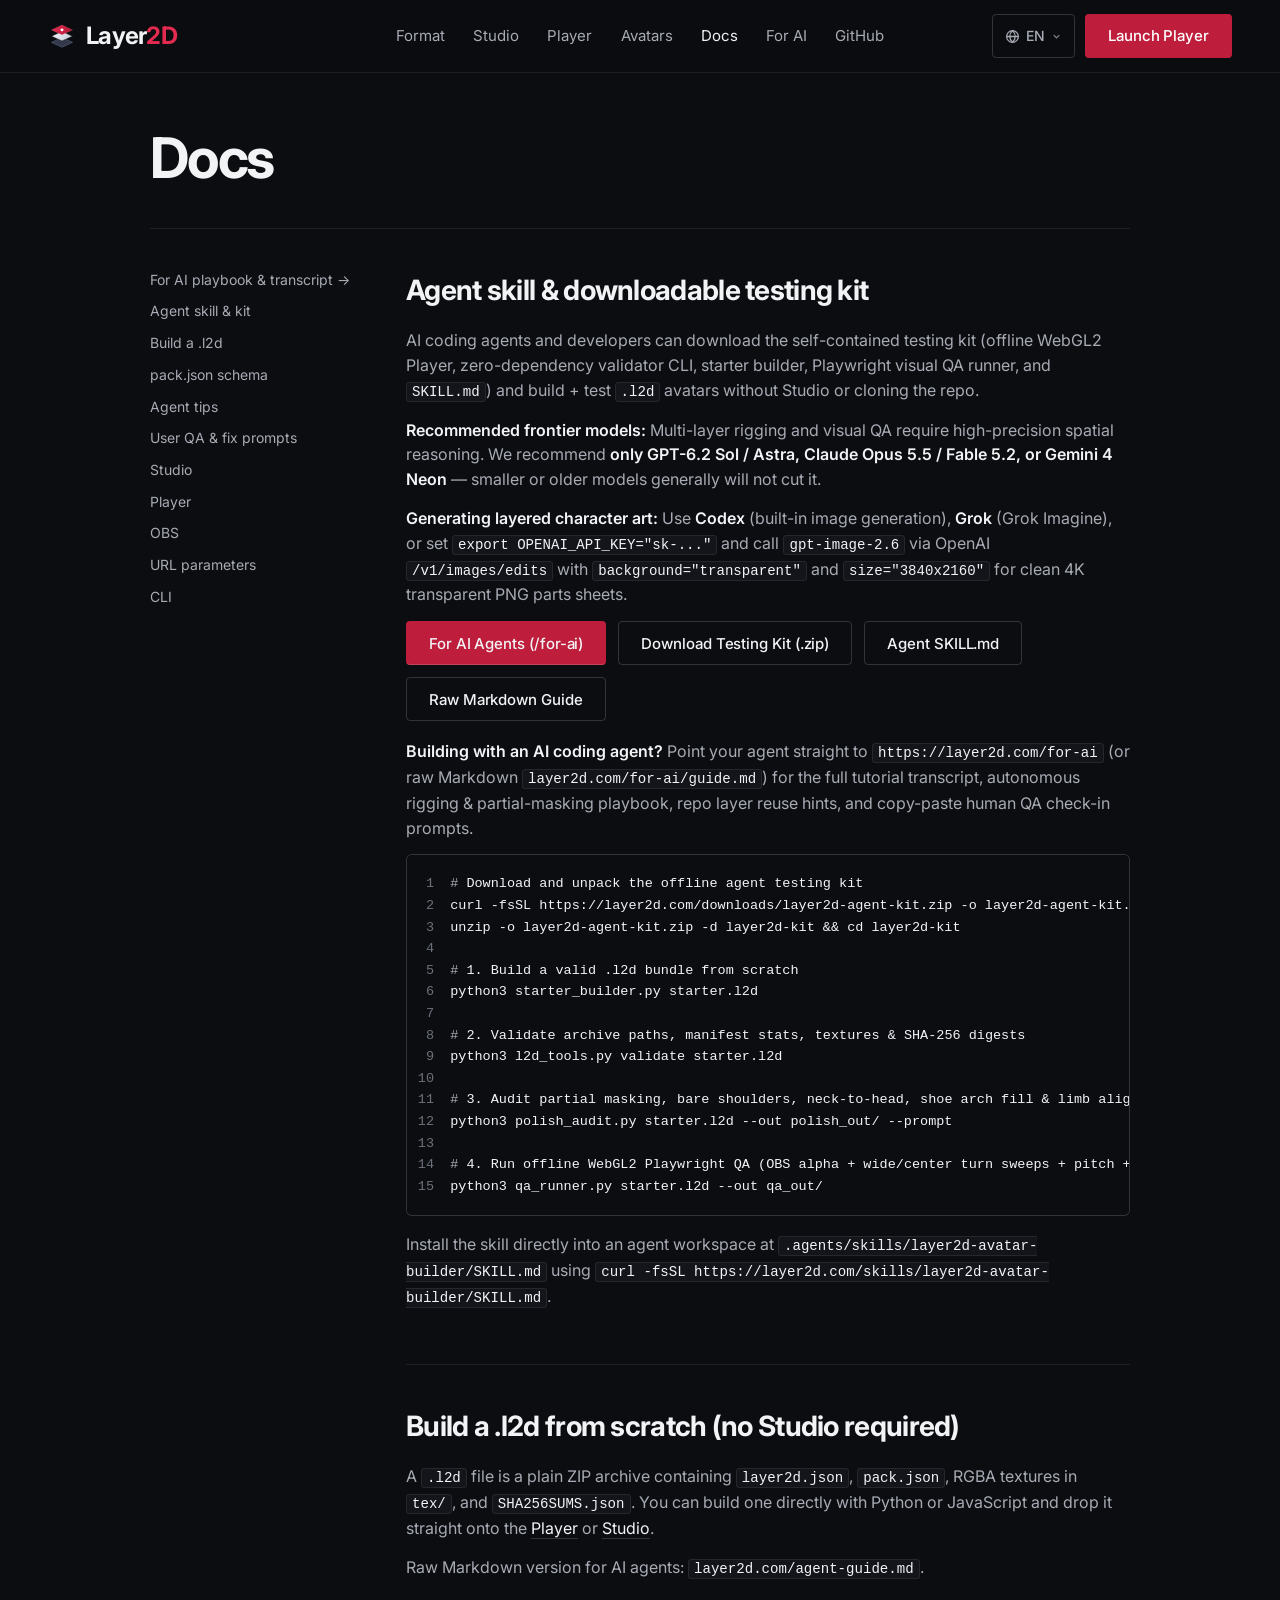
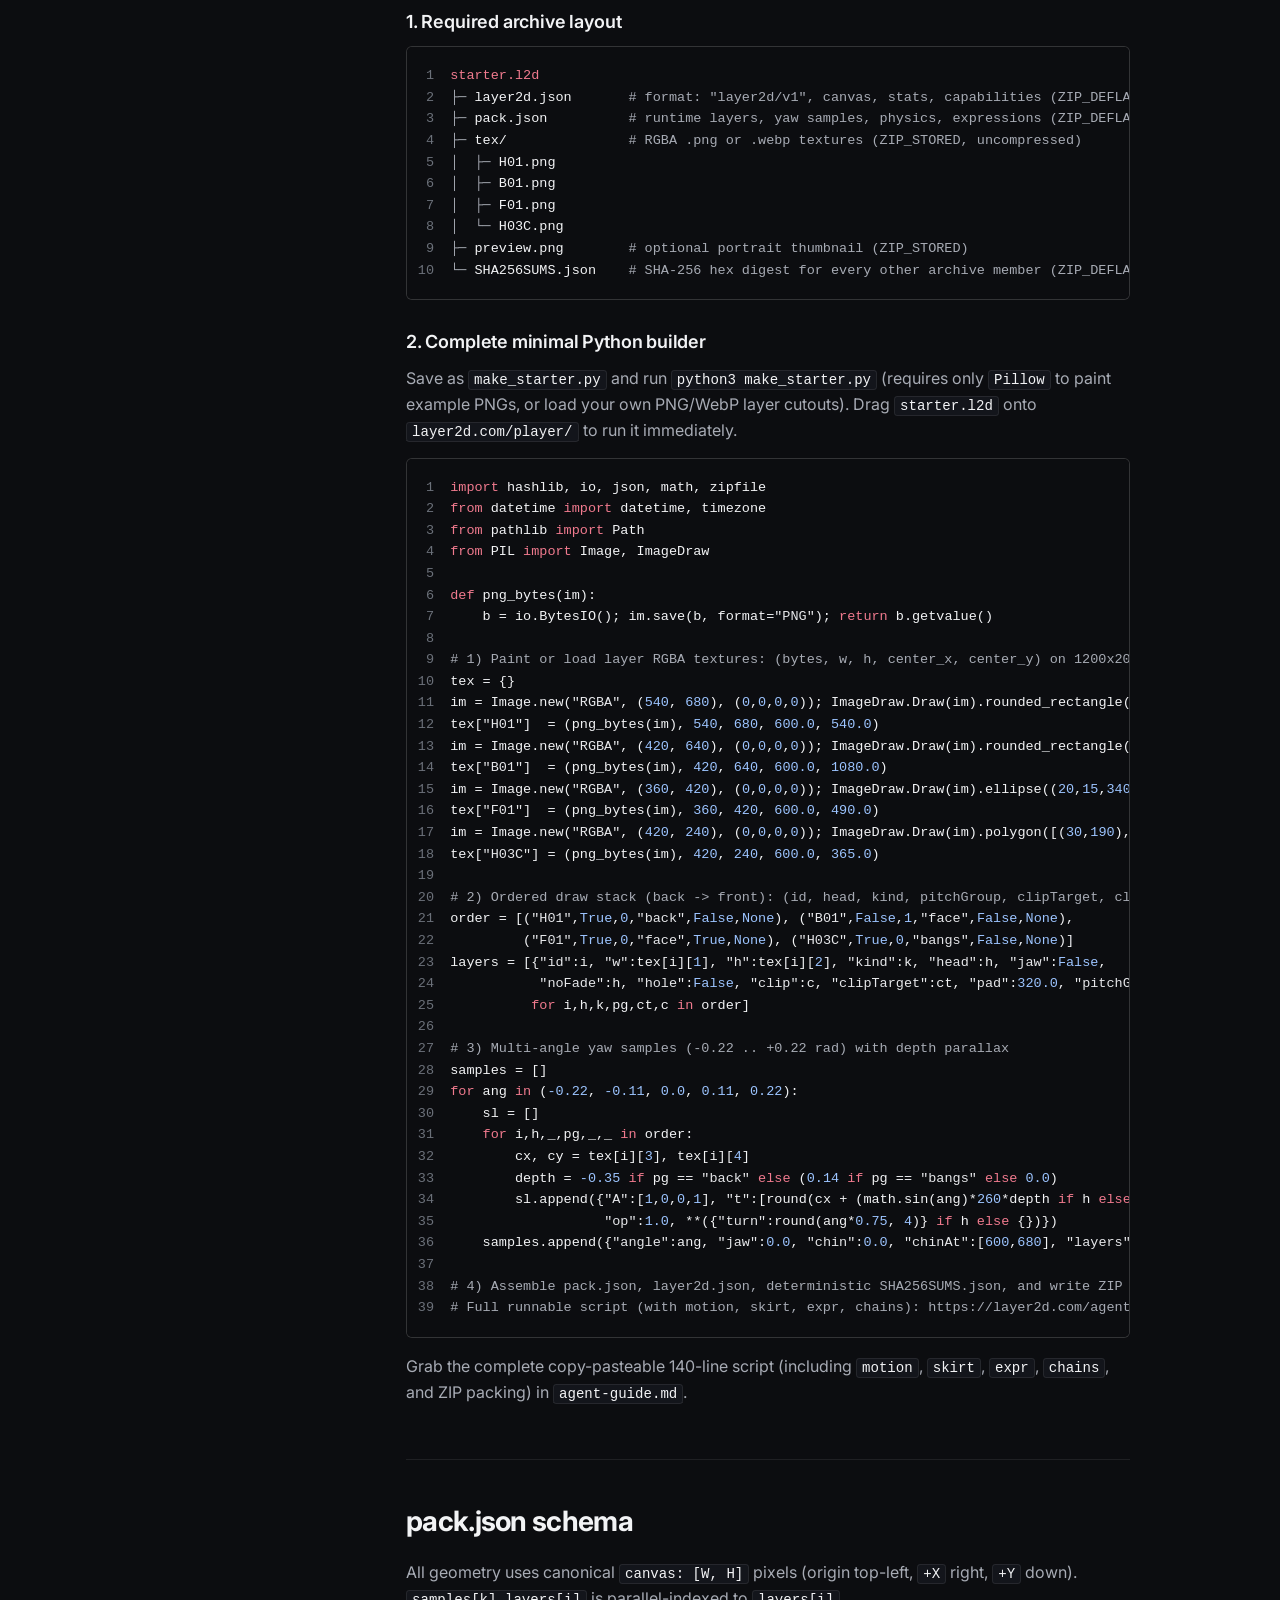
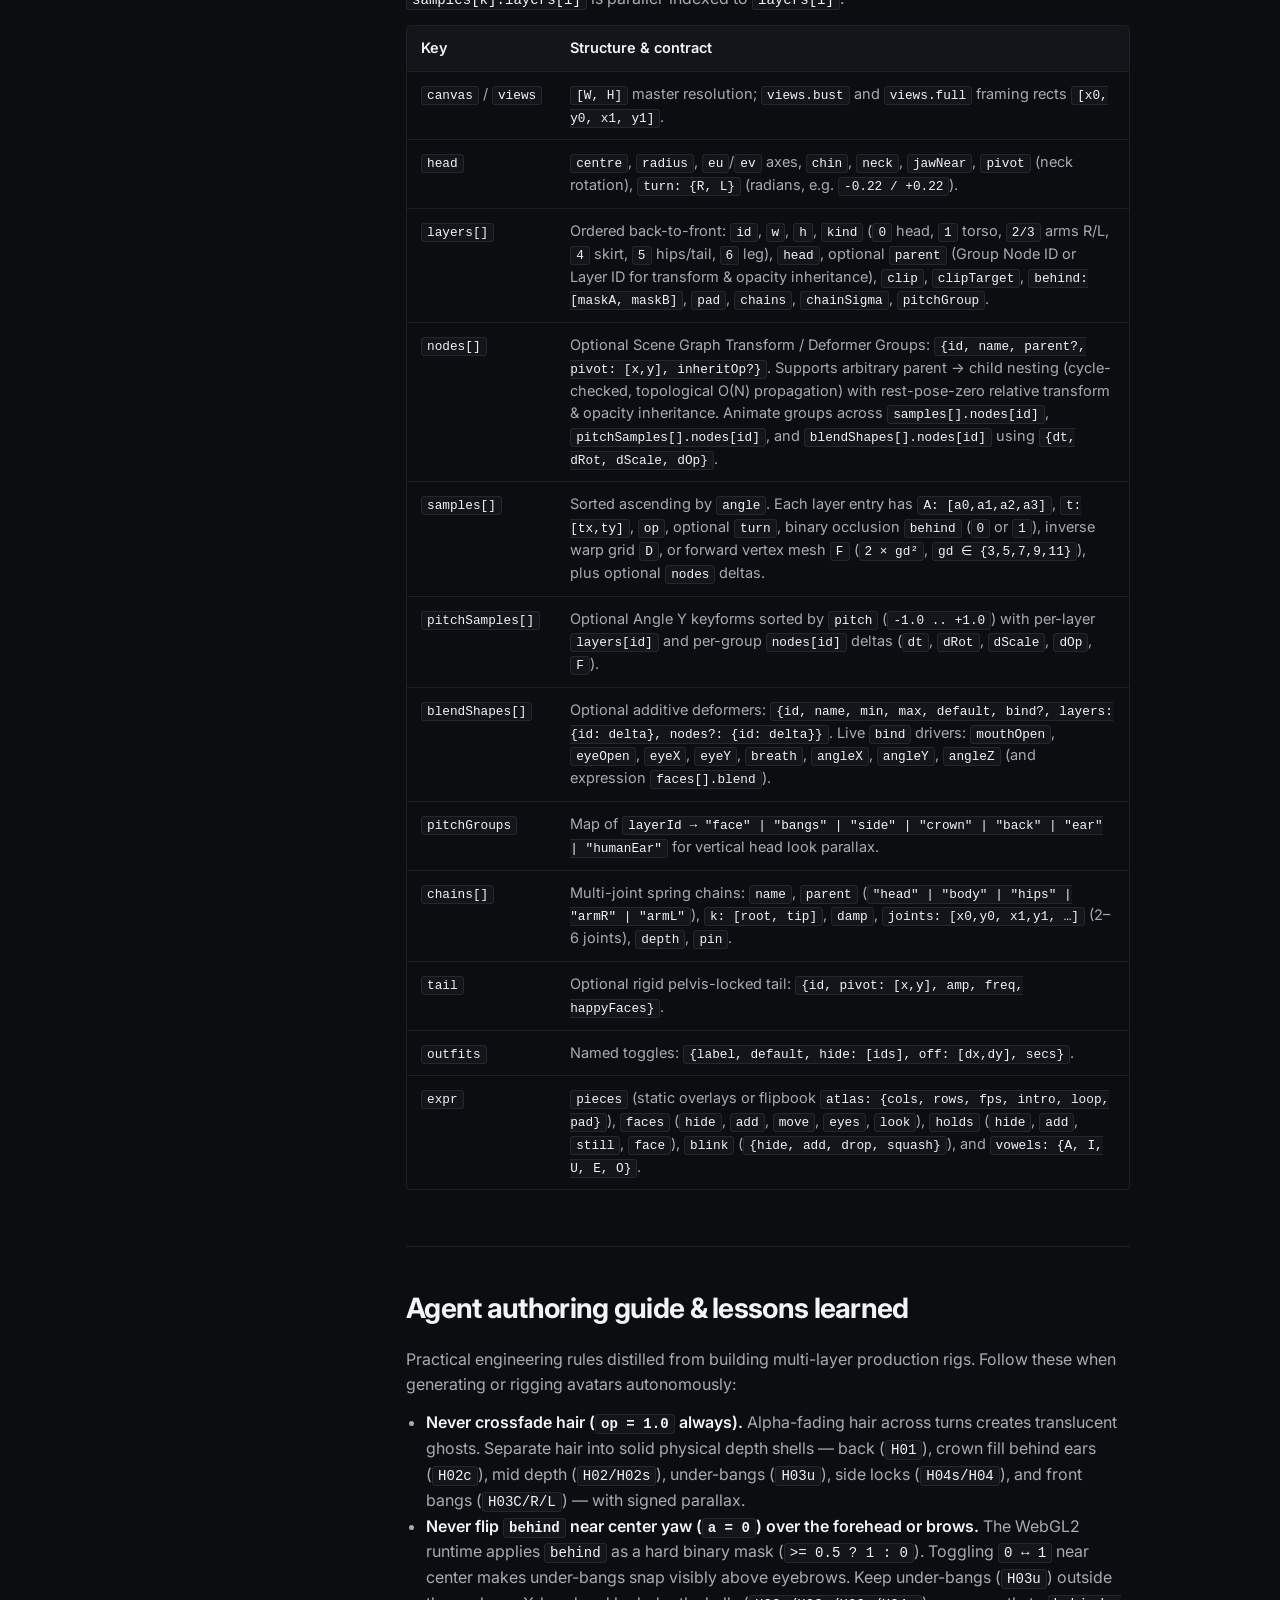
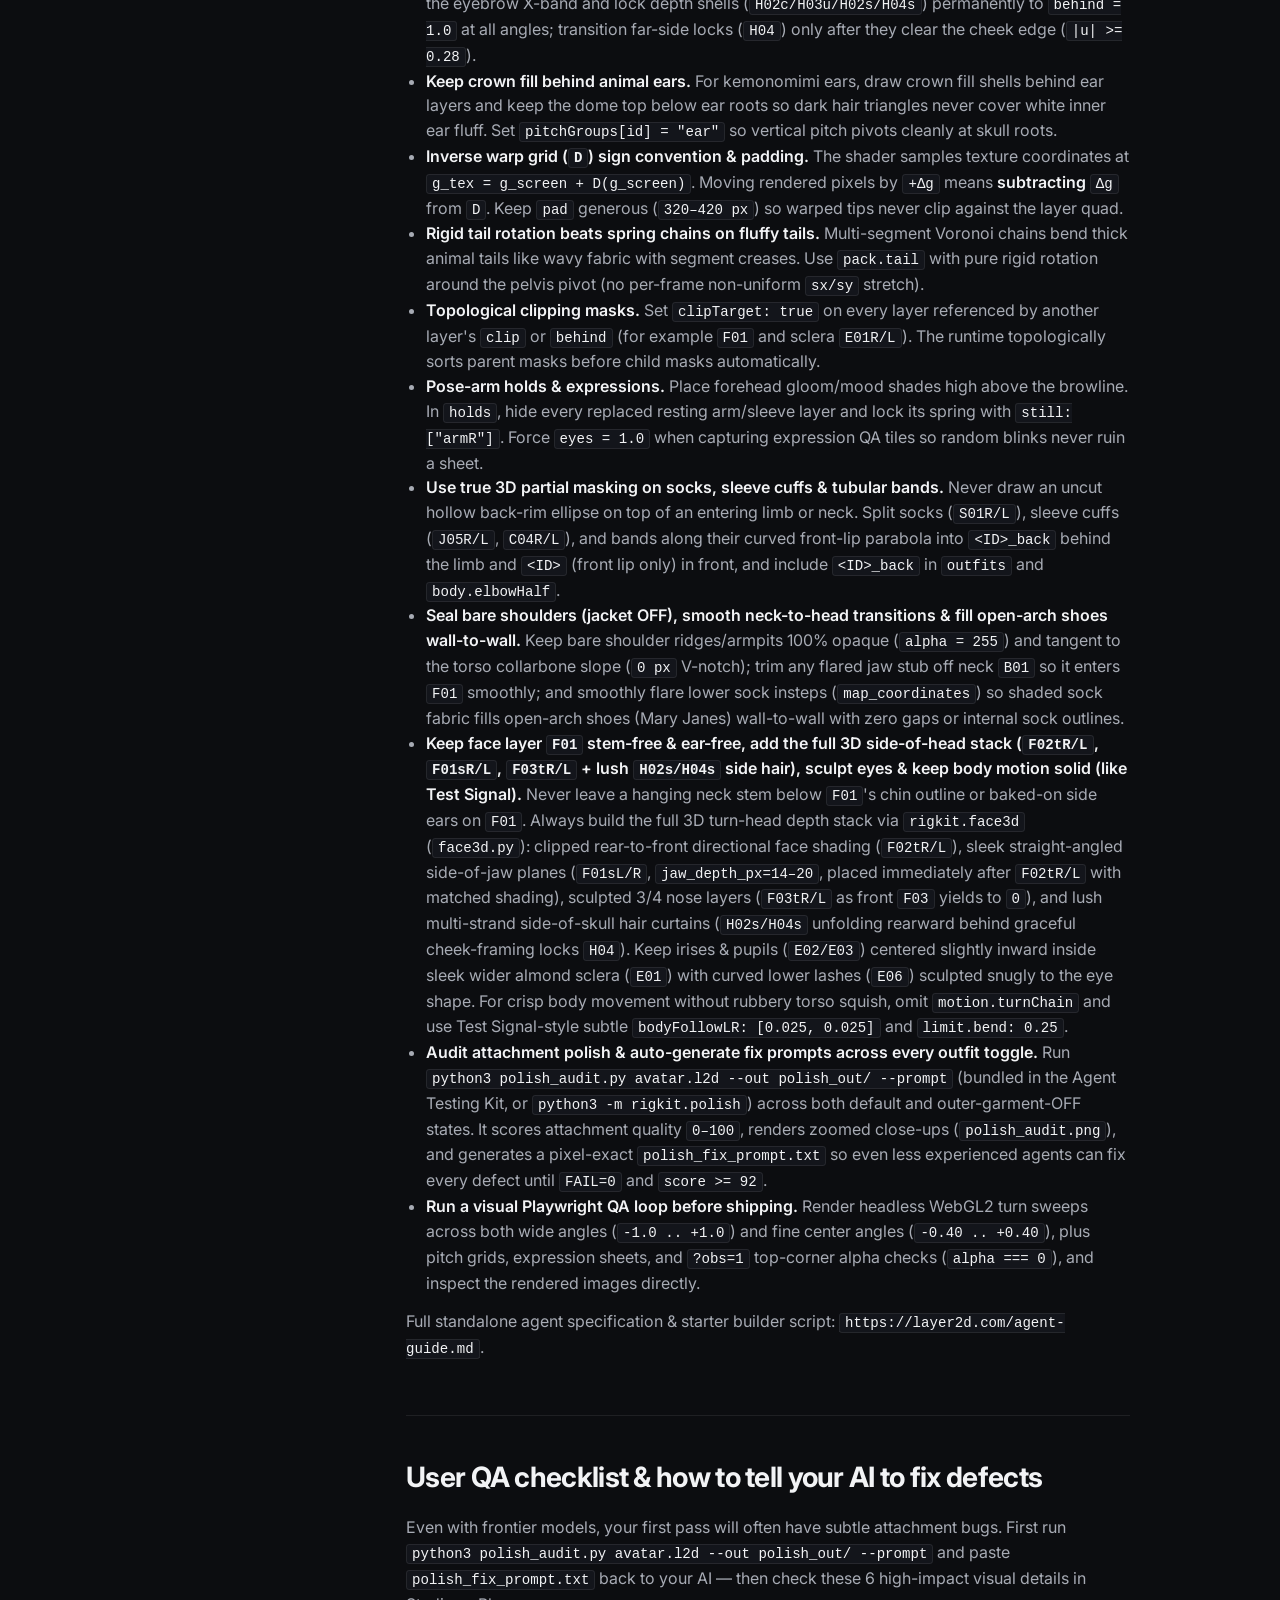
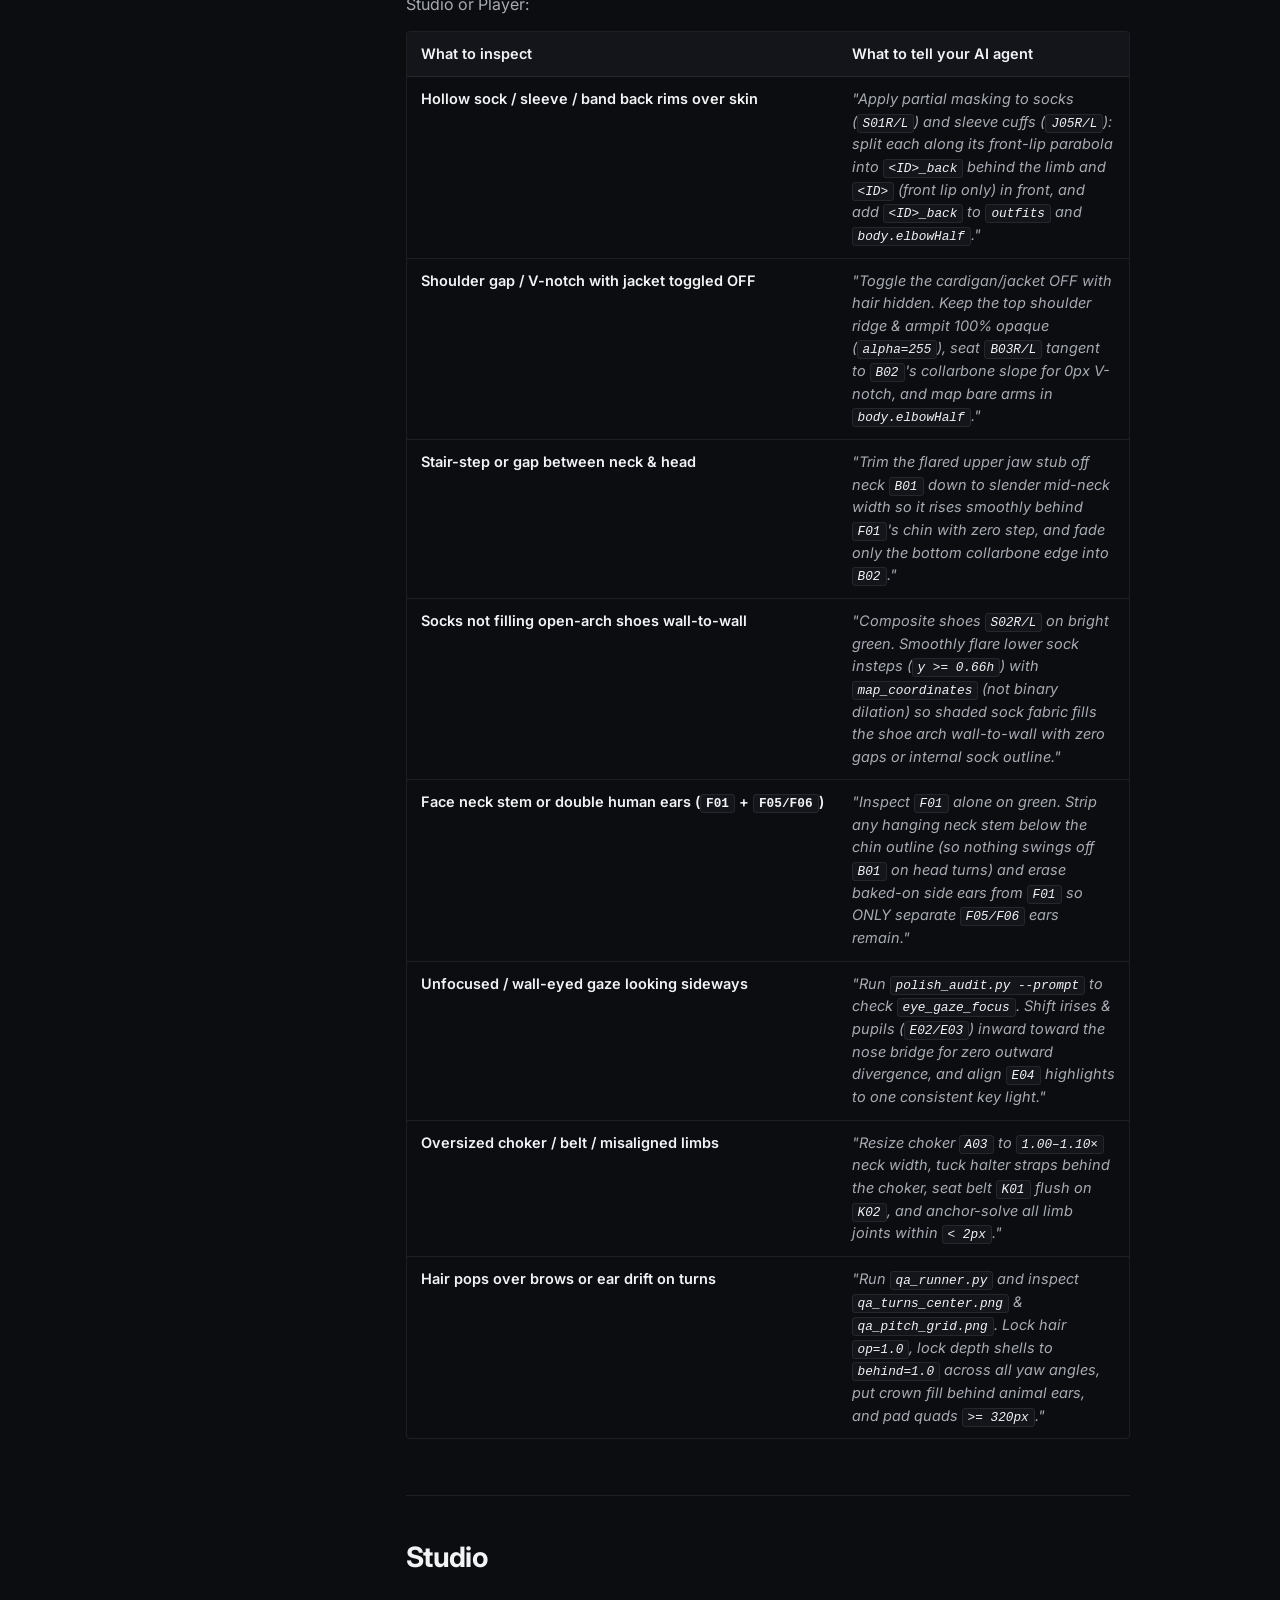
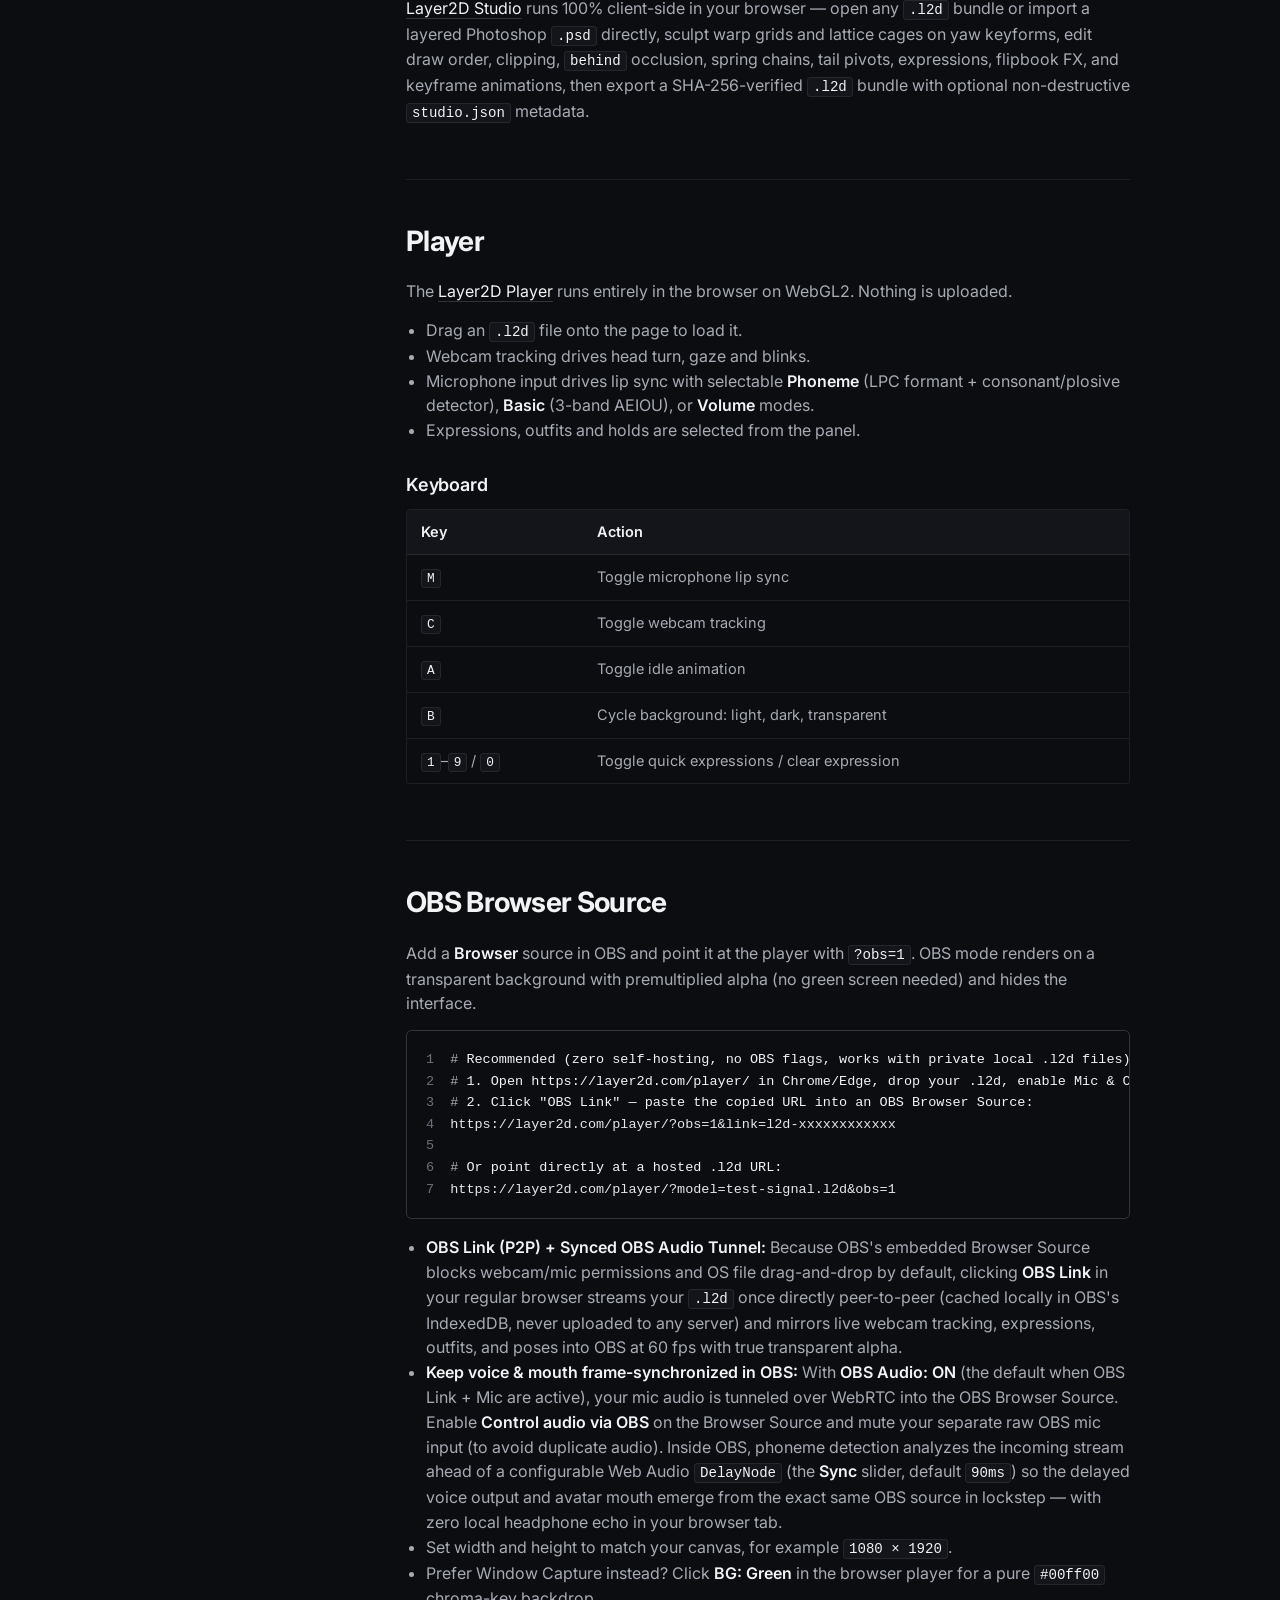
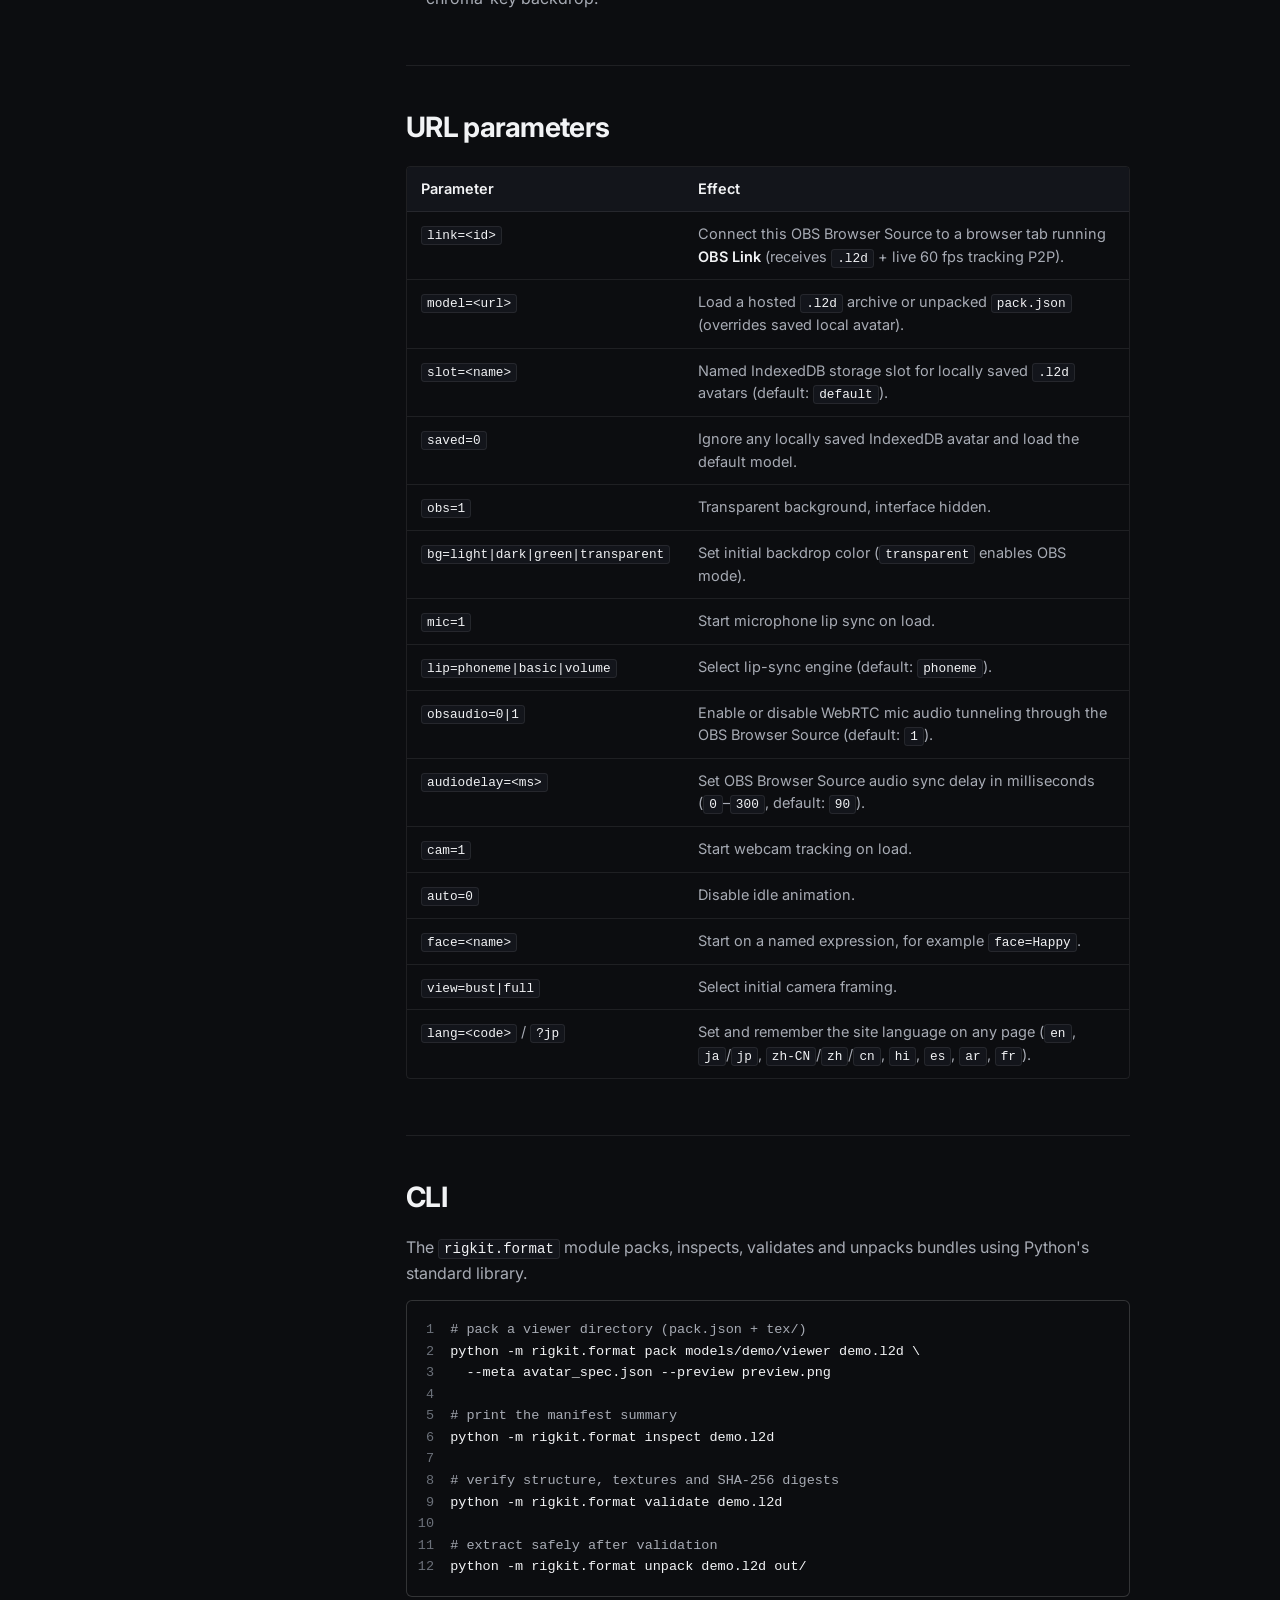
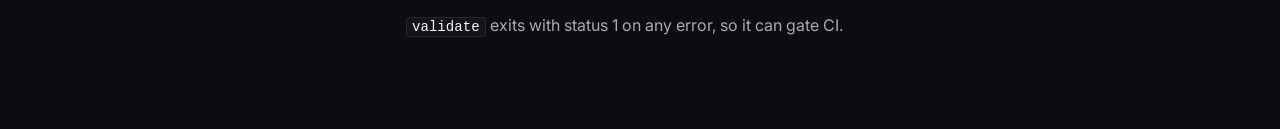
<file: docs.html>
<!doctype html>
<html lang="en" data-i18n-ns="common,docs">
<head>
  <meta charset="utf-8">
  <meta name="viewport" content="width=device-width, initial-scale=1">
  <title>Docs — Layer2D</title>
  <meta name="description" content="Build, rig, pack and run .l2d avatars with or without Layer2D Studio, plus the AI agent authoring guide.">
  <meta name="theme-color" content="#0c0d10">
  <link rel="icon" type="image/svg+xml" href="favicon.svg">
  <link rel="icon" type="image/x-icon" href="favicon.ico" sizes="any">
  <link rel="apple-touch-icon" href="apple-touch-icon.png">
  <link rel="canonical" href="https://layer2d.com/docs.html">
  <link rel="preconnect" href="https://fonts.googleapis.com">
  <link rel="preconnect" href="https://fonts.gstatic.com" crossorigin>
  <link href="https://fonts.googleapis.com/css2?family=Inter:wght@400;500;600;700&display=swap" rel="stylesheet">
  <link rel="stylesheet" href="styles.css">
  <script src="i18n/i18n.js"></script>
  <script src="app.js" defer></script>
</head>
<body class="doc">
  <header class="site-header">
    <div class="wrap">
      <a class="wordmark" href="./"><img class="brand-mark" src="assets/brand/logo-mark.svg" alt="" width="28" height="28"><span>Layer<em class="brand-2d">2D</em></span></a>
      <nav class="nav" aria-label="Primary" data-i18n-attr="aria-label:nav.ariaPrimary">
        <a href="format.html" data-i18n="nav.format">Format</a>
        <a href="studio/" data-i18n="nav.studio">Studio</a>
        <a href="player/?model=test-signal.l2d" data-i18n="nav.player">Player</a>
        <a href="./#avatars" data-i18n="nav.avatars">Avatars</a>
        <a href="docs.html" aria-current="page" data-i18n="nav.docs">Docs</a>
        <a href="for-ai/" data-i18n="nav.forAi">For AI</a>
        <a href="https://github.com/JagTheHero/layer2d" target="_blank" rel="noopener" data-i18n="nav.github">GitHub</a>
      </nav>
      <div class="header-actions">
        <div class="lang-switcher" data-lang-switcher></div>
        <a class="btn btn-primary" href="player/?model=test-signal.l2d" data-i18n="cta.launchPlayer">Launch Player</a>
      </div>
    </div>
  </header>

  <main>
    <div class="wrap">
      <div class="doc-head">
        <h1 data-i18n="docs.title">Docs</h1>
      </div>
      <div class="doc-layout">
        <nav class="toc" aria-label="On this page" data-i18n-attr="aria-label:nav.ariaToc">
          <a href="for-ai/" data-i18n="docs.toc.forAi">For AI playbook &amp; transcript →</a>
          <a href="#agent-kit" data-i18n="docs.toc.agentKit">Agent skill &amp; kit</a>
          <a href="#build-l2d" data-i18n="docs.toc.buildL2d">Build a .l2d</a>
          <a href="#pack-schema" data-i18n="docs.toc.packSchema">pack.json schema</a>
          <a href="#agent-guide" data-i18n="docs.toc.agentGuide">Agent tips</a>
          <a href="#user-qa" data-i18n="docs.toc.userQa">User QA &amp; fix prompts</a>
          <a href="#studio" data-i18n="docs.toc.studio">Studio</a>
          <a href="#player" data-i18n="docs.toc.player">Player</a>
          <a href="#obs" data-i18n="docs.toc.obs">OBS</a>
          <a href="#params" data-i18n="docs.toc.params">URL parameters</a>
          <a href="#cli" data-i18n="docs.toc.cli">CLI</a>
        </nav>
        <div class="doc-body">
          <section id="agent-kit">
            <h2 data-i18n="docs.agentKit.heading">Agent skill &amp; downloadable testing kit</h2>
            <p data-i18n-html="docs.agentKit.p1Html">AI coding agents and developers can download the self-contained testing kit (offline WebGL2 Player, zero-dependency validator CLI, starter builder, Playwright visual QA runner, and <code>SKILL.md</code>) and build + test <code>.l2d</code> avatars without Studio or cloning the repo.</p>
            <p data-i18n-html="docs.agentKit.p2Html"><strong>Recommended frontier models:</strong> Multi-layer rigging and visual QA require high-precision spatial reasoning. We recommend <strong>only GPT-6.2 Sol / Astra, Claude Opus 5.5 / Fable 5.2, or Gemini 4 Neon</strong> — smaller or older models generally will not cut it.</p>
            <p data-i18n-html="docs.agentKit.p3Html"><strong>Generating layered character art:</strong> Use <strong>Codex</strong> (built-in image generation), <strong>Grok</strong> (Grok Imagine), or set <code>export OPENAI_API_KEY="sk-..."</code> and call <code>gpt-image-2.6</code> via OpenAI <code>/v1/images/edits</code> with <code>background="transparent"</code> and <code>size="3840x2160"</code> for clean 4K transparent PNG parts sheets.</p>
            <div class="actions" style="display:flex;gap:12px;flex-wrap:wrap;margin:0 0 18px;">
              <a class="btn btn-primary" href="for-ai/" data-i18n="docs.agentKit.btnForAi">For AI Agents (/for-ai)</a>
              <a class="btn btn-ghost" href="downloads/layer2d-agent-kit.zip" data-i18n="docs.agentKit.btnDownloadKit">Download Testing Kit (.zip)</a>
              <a class="btn btn-ghost" href="skills/layer2d-avatar-builder/SKILL.md" data-i18n="docs.agentKit.btnSkill">Agent SKILL.md</a>
              <a class="btn btn-ghost" href="agent-guide.md" data-i18n="docs.agentKit.btnRawGuide">Raw Markdown Guide</a>
            </div>
            <p data-i18n-html="docs.agentKit.p4Html"><strong>Building with an AI coding agent?</strong> Point your agent straight to <a href="for-ai/"><code>https://layer2d.com/for-ai</code></a> (or raw Markdown <a href="for-ai/guide.md"><code>layer2d.com/for-ai/guide.md</code></a>) for the full tutorial transcript, autonomous rigging &amp; partial-masking playbook, repo layer reuse hints, and copy-paste human QA check-in prompts.</p>
            <pre class="code"><code><span class="ln"><span class="tok-p">#</span> <span data-i18n="docs.agentKit.c1">Download and unpack the offline agent testing kit</span></span><span class="ln">curl -fsSL https://layer2d.com/downloads/layer2d-agent-kit.zip -o layer2d-agent-kit.zip</span><span class="ln">unzip -o layer2d-agent-kit.zip -d layer2d-kit &amp;&amp; cd layer2d-kit</span><span class="ln"></span><span class="ln"><span class="tok-p">#</span> <span data-i18n="docs.agentKit.c2">1. Build a valid .l2d bundle from scratch</span></span><span class="ln">python3 starter_builder.py starter.l2d</span><span class="ln"></span><span class="ln"><span class="tok-p">#</span> <span data-i18n="docs.agentKit.c3">2. Validate archive paths, manifest stats, textures &amp; SHA-256 digests</span></span><span class="ln">python3 l2d_tools.py validate starter.l2d</span><span class="ln"></span><span class="ln"><span class="tok-p">#</span> <span data-i18n="docs.agentKit.c4">3. Audit partial masking, bare shoulders, neck-to-head, shoe arch fill &amp; limb alignment (+ copy-paste fix prompt!)</span></span><span class="ln">python3 polish_audit.py starter.l2d --out polish_out/ --prompt</span><span class="ln"></span><span class="ln"><span class="tok-p">#</span> <span data-i18n="docs.agentKit.c5">4. Run offline WebGL2 Playwright QA (OBS alpha + wide/center turn sweeps + pitch + expressions)</span></span><span class="ln">python3 qa_runner.py starter.l2d --out qa_out/</span></code></pre>
            <p data-i18n-html="docs.agentKit.p5Html">Install the skill directly into an agent workspace at <code>.agents/skills/layer2d-avatar-builder/SKILL.md</code> using <code>curl -fsSL https://layer2d.com/skills/layer2d-avatar-builder/SKILL.md</code>.</p>
          </section>

          <section id="build-l2d">
            <h2 data-i18n="docs.build.heading">Build a .l2d from scratch (no Studio required)</h2>
            <p data-i18n-html="docs.build.p1Html">A <code>.l2d</code> file is a plain ZIP archive containing <code>layer2d.json</code>, <code>pack.json</code>, RGBA textures in <code>tex/</code>, and <code>SHA256SUMS.json</code>. You can build one directly with Python or JavaScript and drop it straight onto the <a href="player/?model=test-signal.l2d">Player</a> or <a href="studio/">Studio</a>.</p>
            <p data-i18n-html="docs.build.p2Html">Raw Markdown version for AI agents: <a href="agent-guide.md"><code>layer2d.com/agent-guide.md</code></a>.</p>

            <h3 data-i18n="docs.build.h3Layout">1. Required archive layout</h3>
            <pre class="code"><code><span class="ln"><span class="tok-k">starter.l2d</span></span><span class="ln"><span class="tok-p">├─</span> layer2d.json       <span class="tok-p" data-i18n="docs.build.layoutC1"># format: "layer2d/v1", canvas, stats, capabilities (ZIP_DEFLATED)</span></span><span class="ln"><span class="tok-p">├─</span> pack.json          <span class="tok-p" data-i18n="docs.build.layoutC2"># runtime layers, yaw samples, physics, expressions (ZIP_DEFLATED)</span></span><span class="ln"><span class="tok-p">├─</span> tex/               <span class="tok-p" data-i18n="docs.build.layoutC3"># RGBA .png or .webp textures (ZIP_STORED, uncompressed)</span></span><span class="ln"><span class="tok-p">│  ├─</span> H01.png</span><span class="ln"><span class="tok-p">│  ├─</span> B01.png</span><span class="ln"><span class="tok-p">│  ├─</span> F01.png</span><span class="ln"><span class="tok-p">│  └─</span> H03C.png</span><span class="ln"><span class="tok-p">├─</span> preview.png        <span class="tok-p" data-i18n="docs.build.layoutC4"># optional portrait thumbnail (ZIP_STORED)</span></span><span class="ln"><span class="tok-p">└─</span> SHA256SUMS.json    <span class="tok-p" data-i18n="docs.build.layoutC5"># SHA-256 hex digest for every other archive member (ZIP_DEFLATED)</span></span></code></pre>

            <h3 data-i18n="docs.build.h3Python">2. Complete minimal Python builder</h3>
            <p data-i18n-html="docs.build.p3Html">Save as <code>make_starter.py</code> and run <code>python3 make_starter.py</code> (requires only <code>Pillow</code> to paint example PNGs, or load your own PNG/WebP layer cutouts). Drag <code>starter.l2d</code> onto <a href="player/?model=test-signal.l2d"><code>layer2d.com/player/</code></a> to run it immediately.</p>
            <pre class="code"><code><span class="ln"><span class="tok-k">import</span> hashlib, io, json, math, zipfile</span><span class="ln"><span class="tok-k">from</span> datetime <span class="tok-k">import</span> datetime, timezone</span><span class="ln"><span class="tok-k">from</span> pathlib <span class="tok-k">import</span> Path</span><span class="ln"><span class="tok-k">from</span> PIL <span class="tok-k">import</span> Image, ImageDraw</span><span class="ln"></span><span class="ln"><span class="tok-k">def</span> png_bytes(im):</span><span class="ln">    b = io.BytesIO(); im.save(b, format=<span class="tok-s">"PNG"</span>); <span class="tok-k">return</span> b.getvalue()</span><span class="ln"></span><span class="ln"><span class="tok-p" data-i18n="docs.build.pyC1"># 1) Paint or load layer RGBA textures: (bytes, w, h, center_x, center_y) on 1200x2000 canvas</span></span><span class="ln">tex = {}</span><span class="ln">im = Image.new(<span class="tok-s">"RGBA"</span>, (<span class="tok-n">540</span>, <span class="tok-n">680</span>), (<span class="tok-n">0</span>,<span class="tok-n">0</span>,<span class="tok-n">0</span>,<span class="tok-n">0</span>)); ImageDraw.Draw(im).rounded_rectangle((<span class="tok-n">30</span>,<span class="tok-n">30</span>,<span class="tok-n">510</span>,<span class="tok-n">650</span>), <span class="tok-n">180</span>, fill=(<span class="tok-n">38</span>,<span class="tok-n">42</span>,<span class="tok-n">56</span>,<span class="tok-n">255</span>))</span><span class="ln">tex[<span class="tok-s">"H01"</span>]  = (png_bytes(im), <span class="tok-n">540</span>, <span class="tok-n">680</span>, <span class="tok-n">600.0</span>, <span class="tok-n">540.0</span>)</span><span class="ln">im = Image.new(<span class="tok-s">"RGBA"</span>, (<span class="tok-n">420</span>, <span class="tok-n">640</span>), (<span class="tok-n">0</span>,<span class="tok-n">0</span>,<span class="tok-n">0</span>,<span class="tok-n">0</span>)); ImageDraw.Draw(im).rounded_rectangle((<span class="tok-n">40</span>,<span class="tok-n">40</span>,<span class="tok-n">380</span>,<span class="tok-n">620</span>), <span class="tok-n">90</span>, fill=(<span class="tok-n">28</span>,<span class="tok-n">30</span>,<span class="tok-n">38</span>,<span class="tok-n">255</span>))</span><span class="ln">tex[<span class="tok-s">"B01"</span>]  = (png_bytes(im), <span class="tok-n">420</span>, <span class="tok-n">640</span>, <span class="tok-n">600.0</span>, <span class="tok-n">1080.0</span>)</span><span class="ln">im = Image.new(<span class="tok-s">"RGBA"</span>, (<span class="tok-n">360</span>, <span class="tok-n">420</span>), (<span class="tok-n">0</span>,<span class="tok-n">0</span>,<span class="tok-n">0</span>,<span class="tok-n">0</span>)); ImageDraw.Draw(im).ellipse((<span class="tok-n">20</span>,<span class="tok-n">15</span>,<span class="tok-n">340</span>,<span class="tok-n">395</span>), fill=(<span class="tok-n">252</span>,<span class="tok-n">232</span>,<span class="tok-n">222</span>,<span class="tok-n">255</span>))</span><span class="ln">tex[<span class="tok-s">"F01"</span>]  = (png_bytes(im), <span class="tok-n">360</span>, <span class="tok-n">420</span>, <span class="tok-n">600.0</span>, <span class="tok-n">490.0</span>)</span><span class="ln">im = Image.new(<span class="tok-s">"RGBA"</span>, (<span class="tok-n">420</span>, <span class="tok-n">240</span>), (<span class="tok-n">0</span>,<span class="tok-n">0</span>,<span class="tok-n">0</span>,<span class="tok-n">0</span>)); ImageDraw.Draw(im).polygon([(<span class="tok-n">30</span>,<span class="tok-n">190</span>),(<span class="tok-n">80</span>,<span class="tok-n">20</span>),(<span class="tok-n">340</span>,<span class="tok-n">20</span>),(<span class="tok-n">390</span>,<span class="tok-n">190</span>),(<span class="tok-n">210</span>,<span class="tok-n">140</span>)], fill=(<span class="tok-n">54</span>,<span class="tok-n">60</span>,<span class="tok-n">78</span>,<span class="tok-n">255</span>))</span><span class="ln">tex[<span class="tok-s">"H03C"</span>] = (png_bytes(im), <span class="tok-n">420</span>, <span class="tok-n">240</span>, <span class="tok-n">600.0</span>, <span class="tok-n">365.0</span>)</span><span class="ln"></span><span class="ln"><span class="tok-p" data-i18n="docs.build.pyC2"># 2) Ordered draw stack (back -&gt; front): (id, head, kind, pitchGroup, clipTarget, clip)</span></span><span class="ln">order = [(<span class="tok-s">"H01"</span>,<span class="tok-n">True</span>,<span class="tok-n">0</span>,<span class="tok-s">"back"</span>,<span class="tok-n">False</span>,<span class="tok-n">None</span>), (<span class="tok-s">"B01"</span>,<span class="tok-n">False</span>,<span class="tok-n">1</span>,<span class="tok-s">"face"</span>,<span class="tok-n">False</span>,<span class="tok-n">None</span>),</span><span class="ln">         (<span class="tok-s">"F01"</span>,<span class="tok-n">True</span>,<span class="tok-n">0</span>,<span class="tok-s">"face"</span>,<span class="tok-n">True</span>,<span class="tok-n">None</span>), (<span class="tok-s">"H03C"</span>,<span class="tok-n">True</span>,<span class="tok-n">0</span>,<span class="tok-s">"bangs"</span>,<span class="tok-n">False</span>,<span class="tok-n">None</span>)]</span><span class="ln">layers = [{<span class="tok-s">"id"</span>:i, <span class="tok-s">"w"</span>:tex[i][<span class="tok-n">1</span>], <span class="tok-s">"h"</span>:tex[i][<span class="tok-n">2</span>], <span class="tok-s">"kind"</span>:k, <span class="tok-s">"head"</span>:h, <span class="tok-s">"jaw"</span>:<span class="tok-n">False</span>,</span><span class="ln">           <span class="tok-s">"noFade"</span>:h, <span class="tok-s">"hole"</span>:<span class="tok-n">False</span>, <span class="tok-s">"clip"</span>:c, <span class="tok-s">"clipTarget"</span>:ct, <span class="tok-s">"pad"</span>:<span class="tok-n">320.0</span>, <span class="tok-s">"pitchGroup"</span>:pg}</span><span class="ln">          <span class="tok-k">for</span> i,h,k,pg,ct,c <span class="tok-k">in</span> order]</span><span class="ln"></span><span class="ln"><span class="tok-p" data-i18n="docs.build.pyC3"># 3) Multi-angle yaw samples (-0.22 .. +0.22 rad) with depth parallax</span></span><span class="ln">samples = []</span><span class="ln"><span class="tok-k">for</span> ang <span class="tok-k">in</span> (<span class="tok-n">-0.22</span>, <span class="tok-n">-0.11</span>, <span class="tok-n">0.0</span>, <span class="tok-n">0.11</span>, <span class="tok-n">0.22</span>):</span><span class="ln">    sl = []</span><span class="ln">    <span class="tok-k">for</span> i,h,_,pg,_,_ <span class="tok-k">in</span> order:</span><span class="ln">        cx, cy = tex[i][<span class="tok-n">3</span>], tex[i][<span class="tok-n">4</span>]</span><span class="ln">        depth = <span class="tok-n">-0.35</span> <span class="tok-k">if</span> pg == <span class="tok-s">"back"</span> <span class="tok-k">else</span> (<span class="tok-n">0.14</span> <span class="tok-k">if</span> pg == <span class="tok-s">"bangs"</span> <span class="tok-k">else</span> <span class="tok-n">0.0</span>)</span><span class="ln">        sl.append({<span class="tok-s">"A"</span>:[<span class="tok-n">1</span>,<span class="tok-n">0</span>,<span class="tok-n">0</span>,<span class="tok-n">1</span>], <span class="tok-s">"t"</span>:[round(cx + (math.sin(ang)*<span class="tok-n">260</span>*depth <span class="tok-k">if</span> h <span class="tok-k">else</span> <span class="tok-n">0</span>), <span class="tok-n">2</span>), cy],</span><span class="ln">                   <span class="tok-s">"op"</span>:<span class="tok-n">1.0</span>, **({<span class="tok-s">"turn"</span>:round(ang*<span class="tok-n">0.75</span>, <span class="tok-n">4</span>)} <span class="tok-k">if</span> h <span class="tok-k">else</span> {})})</span><span class="ln">    samples.append({<span class="tok-s">"angle"</span>:ang, <span class="tok-s">"jaw"</span>:<span class="tok-n">0.0</span>, <span class="tok-s">"chin"</span>:<span class="tok-n">0.0</span>, <span class="tok-s">"chinAt"</span>:[<span class="tok-n">600</span>,<span class="tok-n">680</span>], <span class="tok-s">"layers"</span>:sl})</span><span class="ln"></span><span class="ln"><span class="tok-p" data-i18n="docs.build.pyC4"># 4) Assemble pack.json, layer2d.json, deterministic SHA256SUMS.json, and write ZIP</span></span><span class="ln"><span class="tok-p" data-i18n="docs.build.pyC5"># Full runnable script (with motion, skirt, expr, chains): https://layer2d.com/agent-guide.md</span></span></code></pre>
            <p data-i18n-html="docs.build.p4Html">Grab the complete copy-pasteable 140-line script (including <code>motion</code>, <code>skirt</code>, <code>expr</code>, <code>chains</code>, and ZIP packing) in <a href="agent-guide.md"><code>agent-guide.md</code></a>.</p>
          </section>

          <section id="pack-schema">
            <h2 data-i18n="docs.schema.heading">pack.json schema</h2>
            <p data-i18n-html="docs.schema.p1Html">All geometry uses canonical <code>canvas: [W, H]</code> pixels (origin top-left, <code>+X</code> right, <code>+Y</code> down). <code>samples[k].layers[i]</code> is parallel-indexed to <code>layers[i]</code>.</p>
            <div class="table-scroll">
              <table>
                <thead><tr><th data-i18n="docs.schema.thKey">Key</th><th data-i18n="docs.schema.thContract">Structure &amp; contract</th></tr></thead>
                <tbody>
                  <tr><td><code>canvas</code> / <code>views</code></td><td data-i18n-html="docs.schema.rowCanvasHtml"><code>[W, H]</code> master resolution; <code>views.bust</code> and <code>views.full</code> framing rects <code>[x0, y0, x1, y1]</code>.</td></tr>
                  <tr><td><code>head</code></td><td data-i18n-html="docs.schema.rowHeadHtml"><code>centre</code>, <code>radius</code>, <code>eu</code>/<code>ev</code> axes, <code>chin</code>, <code>neck</code>, <code>jawNear</code>, <code>pivot</code> (neck rotation), <code>turn: {R, L}</code> (radians, e.g. <code>-0.22 / +0.22</code>).</td></tr>
                  <tr><td><code>layers[]</code></td><td data-i18n-html="docs.schema.rowLayersHtml">Ordered back-to-front: <code>id</code>, <code>w</code>, <code>h</code>, <code>kind</code> (<code>0</code> head, <code>1</code> torso, <code>2/3</code> arms R/L, <code>4</code> skirt, <code>5</code> hips/tail, <code>6</code> leg), <code>head</code>, optional <code>parent</code> (Group Node ID or Layer ID for transform &amp; opacity inheritance), <code>clip</code>, <code>clipTarget</code>, <code>behind: [maskA, maskB]</code>, <code>pad</code>, <code>chains</code>, <code>chainSigma</code>, <code>pitchGroup</code>.</td></tr>
                  <tr><td><code>nodes[]</code></td><td data-i18n-html="docs.schema.rowNodesHtml">Optional Scene Graph Transform / Deformer Groups: <code>{id, name, parent?, pivot: [x,y], inheritOp?}</code>. Supports arbitrary parent → child nesting (cycle-checked, topological O(N) propagation) with rest-pose-zero relative transform &amp; opacity inheritance. Animate groups across <code>samples[].nodes[id]</code>, <code>pitchSamples[].nodes[id]</code>, and <code>blendShapes[].nodes[id]</code> using <code>{dt, dRot, dScale, dOp}</code>.</td></tr>
                  <tr><td><code>samples[]</code></td><td data-i18n-html="docs.schema.rowSamplesHtml">Sorted ascending by <code>angle</code>. Each layer entry has <code>A: [a0,a1,a2,a3]</code>, <code>t: [tx,ty]</code>, <code>op</code>, optional <code>turn</code>, binary occlusion <code>behind</code> (<code>0</code> or <code>1</code>), inverse warp grid <code>D</code>, or forward vertex mesh <code>F</code> (<code>2 × gd²</code>, <code>gd ∈ {3,5,7,9,11}</code>), plus optional <code>nodes</code> deltas.</td></tr>
                  <tr><td><code>pitchSamples[]</code></td><td data-i18n-html="docs.schema.rowPitchHtml">Optional Angle Y keyforms sorted by <code>pitch</code> (<code>-1.0 .. +1.0</code>) with per-layer <code>layers[id]</code> and per-group <code>nodes[id]</code> deltas (<code>dt</code>, <code>dRot</code>, <code>dScale</code>, <code>dOp</code>, <code>F</code>).</td></tr>
                  <tr><td><code>blendShapes[]</code></td><td data-i18n-html="docs.schema.rowBlendHtml">Optional additive deformers: <code>{id, name, min, max, default, bind?, layers: {id: delta}, nodes?: {id: delta}}</code>. Live <code>bind</code> drivers: <code>mouthOpen</code>, <code>eyeOpen</code>, <code>eyeX</code>, <code>eyeY</code>, <code>breath</code>, <code>angleX</code>, <code>angleY</code>, <code>angleZ</code> (and expression <code>faces[].blend</code>).</td></tr>
                  <tr><td><code>pitchGroups</code></td><td data-i18n-html="docs.schema.rowPitchGroupsHtml">Map of <code>layerId → "face" | "bangs" | "side" | "crown" | "back" | "ear" | "humanEar"</code> for vertical head look parallax.</td></tr>
                  <tr><td><code>chains[]</code></td><td data-i18n-html="docs.schema.rowChainsHtml">Multi-joint spring chains: <code>name</code>, <code>parent</code> (<code>"head" | "body" | "hips" | "armR" | "armL"</code>), <code>k: [root, tip]</code>, <code>damp</code>, <code>joints: [x0,y0, x1,y1, …]</code> (2–6 joints), <code>depth</code>, <code>pin</code>.</td></tr>
                  <tr><td><code>tail</code></td><td data-i18n-html="docs.schema.rowTailHtml">Optional rigid pelvis-locked tail: <code>{id, pivot: [x,y], amp, freq, happyFaces}</code>.</td></tr>
                  <tr><td><code>outfits</code></td><td data-i18n-html="docs.schema.rowOutfitsHtml">Named toggles: <code>{label, default, hide: [ids], off: [dx,dy], secs}</code>.</td></tr>
                  <tr><td><code>expr</code></td><td data-i18n-html="docs.schema.rowExprHtml"><code>pieces</code> (static overlays or flipbook <code>atlas: {cols, rows, fps, intro, loop, pad}</code>), <code>faces</code> (<code>hide</code>, <code>add</code>, <code>move</code>, <code>eyes</code>, <code>look</code>), <code>holds</code> (<code>hide</code>, <code>add</code>, <code>still</code>, <code>face</code>), <code>blink</code> (<code>{hide, add, drop, squash}</code>), and <code>vowels: {A, I, U, E, O}</code>.</td></tr>
                </tbody>
              </table>
            </div>
          </section>

          <section id="agent-guide">
            <h2 data-i18n="docs.agentGuide.heading">Agent authoring guide &amp; lessons learned</h2>
            <p data-i18n="docs.agentGuide.intro">Practical engineering rules distilled from building multi-layer production rigs. Follow these when generating or rigging avatars autonomously:</p>
            <ul>
              <li data-i18n-html="docs.agentGuide.li1Html"><strong>Never crossfade hair (<code>op = 1.0</code> always).</strong> Alpha-fading hair across turns creates translucent ghosts. Separate hair into solid physical depth shells — back (<code>H01</code>), crown fill behind ears (<code>H02c</code>), mid depth (<code>H02/H02s</code>), under-bangs (<code>H03u</code>), side locks (<code>H04s/H04</code>), and front bangs (<code>H03C/R/L</code>) — with signed parallax.</li>
              <li data-i18n-html="docs.agentGuide.li2Html"><strong>Never flip <code>behind</code> near center yaw (<code>a = 0</code>) over the forehead or brows.</strong> The WebGL2 runtime applies <code>behind</code> as a hard binary mask (<code>&gt;= 0.5 ? 1 : 0</code>). Toggling <code>0 ↔ 1</code> near center makes under-bangs snap visibly above eyebrows. Keep under-bangs (<code>H03u</code>) outside the eyebrow X-band and lock depth shells (<code>H02c/H03u/H02s/H04s</code>) permanently to <code>behind = 1.0</code> at all angles; transition far-side locks (<code>H04</code>) only after they clear the cheek edge (<code>|u| &gt;= 0.28</code>).</li>
              <li data-i18n-html="docs.agentGuide.li3Html"><strong>Keep crown fill behind animal ears.</strong> For kemonomimi ears, draw crown fill shells behind ear layers and keep the dome top below ear roots so dark hair triangles never cover white inner ear fluff. Set <code>pitchGroups[id] = "ear"</code> so vertical pitch pivots cleanly at skull roots.</li>
              <li data-i18n-html="docs.agentGuide.li4Html"><strong>Inverse warp grid (<code>D</code>) sign convention &amp; padding.</strong> The shader samples texture coordinates at <code>g_tex = g_screen + D(g_screen)</code>. Moving rendered pixels by <code>+Δg</code> means <strong>subtracting</strong> <code>Δg</code> from <code>D</code>. Keep <code>pad</code> generous (<code>320–420 px</code>) so warped tips never clip against the layer quad.</li>
              <li data-i18n-html="docs.agentGuide.li5Html"><strong>Rigid tail rotation beats spring chains on fluffy tails.</strong> Multi-segment Voronoi chains bend thick animal tails like wavy fabric with segment creases. Use <code>pack.tail</code> with pure rigid rotation around the pelvis pivot (no per-frame non-uniform <code>sx/sy</code> stretch).</li>
              <li data-i18n-html="docs.agentGuide.li6Html"><strong>Topological clipping masks.</strong> Set <code>clipTarget: true</code> on every layer referenced by another layer's <code>clip</code> or <code>behind</code> (for example <code>F01</code> and sclera <code>E01R/L</code>). The runtime topologically sorts parent masks before child masks automatically.</li>
              <li data-i18n-html="docs.agentGuide.li7Html"><strong>Pose-arm holds &amp; expressions.</strong> Place forehead gloom/mood shades high above the browline. In <code>holds</code>, hide every replaced resting arm/sleeve layer and lock its spring with <code>still: ["armR"]</code>. Force <code>eyes = 1.0</code> when capturing expression QA tiles so random blinks never ruin a sheet.</li>
              <li data-i18n-html="docs.agentGuide.li8Html"><strong>Use true 3D partial masking on socks, sleeve cuffs &amp; tubular bands.</strong> Never draw an uncut hollow back-rim ellipse on top of an entering limb or neck. Split socks (<code>S01R/L</code>), sleeve cuffs (<code>J05R/L</code>, <code>C04R/L</code>), and bands along their curved front-lip parabola into <code>&lt;ID&gt;_back</code> behind the limb and <code>&lt;ID&gt;</code> (front lip only) in front, and include <code>&lt;ID&gt;_back</code> in <code>outfits</code> and <code>body.elbowHalf</code>.</li>
              <li data-i18n-html="docs.agentGuide.li9Html"><strong>Seal bare shoulders (jacket OFF), smooth neck-to-head transitions &amp; fill open-arch shoes wall-to-wall.</strong> Keep bare shoulder ridges/armpits 100% opaque (<code>alpha = 255</code>) and tangent to the torso collarbone slope (<code>0 px</code> V-notch); trim any flared jaw stub off neck <code>B01</code> so it enters <code>F01</code> smoothly; and smoothly flare lower sock insteps (<code>map_coordinates</code>) so shaded sock fabric fills open-arch shoes (Mary Janes) wall-to-wall with zero gaps or internal sock outlines.</li>
              <li data-i18n-html="docs.agentGuide.li10Html"><strong>Keep face layer <code>F01</code> stem-free &amp; ear-free, add the full 3D side-of-head stack (<code>F02tR/L</code>, <code>F01sR/L</code>, <code>F03tR/L</code> + lush <code>H02s/H04s</code> side hair), sculpt eyes &amp; keep body motion solid (like Test Signal).</strong> Never leave a hanging neck stem below <code>F01</code>'s chin outline or baked-on side ears on <code>F01</code>. Always build the full 3D turn-head depth stack via <code>rigkit.face3d</code> (<code>face3d.py</code>): clipped rear-to-front directional face shading (<code>F02tR/L</code>), sleek straight-angled side-of-jaw planes (<code>F01sL/R</code>, <code>jaw_depth_px=14–20</code>, placed immediately after <code>F02tR/L</code> with matched shading), sculpted 3/4 nose layers (<code>F03tR/L</code> as front <code>F03</code> yields to <code>0</code>), and lush multi-strand side-of-skull hair curtains (<code>H02s/H04s</code> unfolding rearward behind graceful cheek-framing locks <code>H04</code>). Keep irises &amp; pupils (<code>E02/E03</code>) centered slightly inward inside sleek wider almond sclera (<code>E01</code>) with curved lower lashes (<code>E06</code>) sculpted snugly to the eye shape. For crisp body movement without rubbery torso squish, omit <code>motion.turnChain</code> and use Test Signal-style subtle <code>bodyFollowLR: [0.025, 0.025]</code> and <code>limit.bend: 0.25</code>.</li>
              <li data-i18n-html="docs.agentGuide.li11Html"><strong>Audit attachment polish &amp; auto-generate fix prompts across every outfit toggle.</strong> Run <code>python3 polish_audit.py avatar.l2d --out polish_out/ --prompt</code> (bundled in the Agent Testing Kit, or <code>python3 -m rigkit.polish</code>) across both default and outer-garment-OFF states. It scores attachment quality <code>0–100</code>, renders zoomed close-ups (<code>polish_audit.png</code>), and generates a pixel-exact <code>polish_fix_prompt.txt</code> so even less experienced agents can fix every defect until <code>FAIL=0</code> and <code>score &gt;= 92</code>.</li>
              <li data-i18n-html="docs.agentGuide.li12Html"><strong>Run a visual Playwright QA loop before shipping.</strong> Render headless WebGL2 turn sweeps across both wide angles (<code>-1.0 .. +1.0</code>) and fine center angles (<code>-0.40 .. +0.40</code>), plus pitch grids, expression sheets, and <code>?obs=1</code> top-corner alpha checks (<code>alpha === 0</code>), and inspect the rendered images directly.</li>
            </ul>
            <p data-i18n-html="docs.agentGuide.footerHtml">Full standalone agent specification &amp; starter builder script: <a href="agent-guide.md"><code>https://layer2d.com/agent-guide.md</code></a>.</p>
          </section>

          <section id="user-qa">
            <h2 data-i18n="docs.userQa.heading">User QA checklist &amp; how to tell your AI to fix defects</h2>
            <p data-i18n-html="docs.userQa.introHtml">Even with frontier models, your first pass will often have subtle attachment bugs. First run <code>python3 polish_audit.py avatar.l2d --out polish_out/ --prompt</code> and paste <code>polish_fix_prompt.txt</code> back to your AI — then check these 6 high-impact visual details in Studio or Player:</p>
            <div class="table-scroll">
              <table>
                <thead><tr><th data-i18n="docs.userQa.thInspect">What to inspect</th><th data-i18n="docs.userQa.thTell">What to tell your AI agent</th></tr></thead>
                <tbody>
                  <tr><td data-i18n-html="docs.userQa.r1c1Html"><strong>Hollow sock / sleeve / band back rims over skin</strong></td><td data-i18n-html="docs.userQa.r1c2Html"><em>"Apply partial masking to socks (<code>S01R/L</code>) and sleeve cuffs (<code>J05R/L</code>): split each along its front-lip parabola into <code>&lt;ID&gt;_back</code> behind the limb and <code>&lt;ID&gt;</code> (front lip only) in front, and add <code>&lt;ID&gt;_back</code> to <code>outfits</code> and <code>body.elbowHalf</code>."</em></td></tr>
                  <tr><td data-i18n-html="docs.userQa.r2c1Html"><strong>Shoulder gap / V-notch with jacket toggled OFF</strong></td><td data-i18n-html="docs.userQa.r2c2Html"><em>"Toggle the cardigan/jacket OFF with hair hidden. Keep the top shoulder ridge &amp; armpit 100% opaque (<code>alpha=255</code>), seat <code>B03R/L</code> tangent to <code>B02</code>'s collarbone slope for 0px V-notch, and map bare arms in <code>body.elbowHalf</code>."</em></td></tr>
                  <tr><td data-i18n-html="docs.userQa.r3c1Html"><strong>Stair-step or gap between neck &amp; head</strong></td><td data-i18n-html="docs.userQa.r3c2Html"><em>"Trim the flared upper jaw stub off neck <code>B01</code> down to slender mid-neck width so it rises smoothly behind <code>F01</code>'s chin with zero step, and fade only the bottom collarbone edge into <code>B02</code>."</em></td></tr>
                  <tr><td data-i18n-html="docs.userQa.r4c1Html"><strong>Socks not filling open-arch shoes wall-to-wall</strong></td><td data-i18n-html="docs.userQa.r4c2Html"><em>"Composite shoes <code>S02R/L</code> on bright green. Smoothly flare lower sock insteps (<code>y &gt;= 0.66h</code>) with <code>map_coordinates</code> (not binary dilation) so shaded sock fabric fills the shoe arch wall-to-wall with zero gaps or internal sock outline."</em></td></tr>
                  <tr><td data-i18n-html="docs.userQa.r5c1Html"><strong>Face neck stem or double human ears (<code>F01</code> + <code>F05/F06</code>)</strong></td><td data-i18n-html="docs.userQa.r5c2Html"><em>"Inspect <code>F01</code> alone on green. Strip any hanging neck stem below the chin outline (so nothing swings off <code>B01</code> on head turns) and erase baked-on side ears from <code>F01</code> so ONLY separate <code>F05/F06</code> ears remain."</em></td></tr>
                  <tr><td data-i18n-html="docs.userQa.r6c1Html"><strong>Unfocused / wall-eyed gaze looking sideways</strong></td><td data-i18n-html="docs.userQa.r6c2Html"><em>"Run <code>polish_audit.py --prompt</code> to check <code>eye_gaze_focus</code>. Shift irises &amp; pupils (<code>E02/E03</code>) inward toward the nose bridge for zero outward divergence, and align <code>E04</code> highlights to one consistent key light."</em></td></tr>
                  <tr><td data-i18n-html="docs.userQa.r7c1Html"><strong>Oversized choker / belt / misaligned limbs</strong></td><td data-i18n-html="docs.userQa.r7c2Html"><em>"Resize choker <code>A03</code> to <code>1.00–1.10×</code> neck width, tuck halter straps behind the choker, seat belt <code>K01</code> flush on <code>K02</code>, and anchor-solve all limb joints within <code>&lt; 2px</code>."</em></td></tr>
                  <tr><td data-i18n-html="docs.userQa.r8c1Html"><strong>Hair pops over brows or ear drift on turns</strong></td><td data-i18n-html="docs.userQa.r8c2Html"><em>"Run <code>qa_runner.py</code> and inspect <code>qa_turns_center.png</code> &amp; <code>qa_pitch_grid.png</code>. Lock hair <code>op=1.0</code>, lock depth shells to <code>behind=1.0</code> across all yaw angles, put crown fill behind animal ears, and pad quads <code>&gt;= 320px</code>."</em></td></tr>
                </tbody>
              </table>
            </div>
          </section>

          <section id="studio">
            <h2 data-i18n="docs.studio.heading">Studio</h2>
            <p data-i18n-html="docs.studio.p1Html"><a href="studio/">Layer2D Studio</a> runs 100% client-side in your browser — open any <code>.l2d</code> bundle or import a layered Photoshop <code>.psd</code> directly, sculpt warp grids and lattice cages on yaw keyforms, edit draw order, clipping, <code>behind</code> occlusion, spring chains, tail pivots, expressions, flipbook FX, and keyframe animations, then export a SHA-256-verified <code>.l2d</code> bundle with optional non-destructive <code>studio.json</code> metadata.</p>
          </section>

          <section id="player">
            <h2 data-i18n="docs.player.heading">Player</h2>
            <p data-i18n-html="docs.player.p1Html">The <a href="player/?model=test-signal.l2d">Layer2D Player</a> runs entirely in the browser on WebGL2. Nothing is uploaded.</p>
            <ul>
              <li data-i18n-html="docs.player.li1Html">Drag an <code>.l2d</code> file onto the page to load it.</li>
              <li data-i18n="docs.player.li2">Webcam tracking drives head turn, gaze and blinks.</li>
              <li data-i18n-html="docs.player.li3Html">Microphone input drives lip sync with selectable <strong>Phoneme</strong> (LPC formant + consonant/plosive detector), <strong>Basic</strong> (3-band AEIOU), or <strong>Volume</strong> modes.</li>
              <li data-i18n="docs.player.li4">Expressions, outfits and holds are selected from the panel.</li>
            </ul>
            <h3 data-i18n="docs.player.h3Keyboard">Keyboard</h3>
            <div class="table-scroll">
              <table>
                <thead><tr><th data-i18n="docs.player.thKey">Key</th><th data-i18n="docs.player.thAction">Action</th></tr></thead>
                <tbody>
                  <tr><td><code>M</code></td><td data-i18n="docs.player.kM">Toggle microphone lip sync</td></tr>
                  <tr><td><code>C</code></td><td data-i18n="docs.player.kC">Toggle webcam tracking</td></tr>
                  <tr><td><code>A</code></td><td data-i18n="docs.player.kA">Toggle idle animation</td></tr>
                  <tr><td><code>B</code></td><td data-i18n="docs.player.kB">Cycle background: light, dark, transparent</td></tr>
                  <tr><td><code>1</code>–<code>9</code> / <code>0</code></td><td data-i18n="docs.player.kNum">Toggle quick expressions / clear expression</td></tr>
                </tbody>
              </table>
            </div>
          </section>

          <section id="obs">
            <h2 data-i18n="docs.obs.heading">OBS Browser Source</h2>
            <p data-i18n-html="docs.obs.p1Html">Add a <strong>Browser</strong> source in OBS and point it at the player with <code>?obs=1</code>. OBS mode renders on a transparent background with premultiplied alpha (no green screen needed) and hides the interface.</p>
            <pre class="code"><code><span class="ln"><span class="tok-p">#</span> <span data-i18n="docs.obs.c1">Recommended (zero self-hosting, no OBS flags, works with private local .l2d files):</span></span><span class="ln"><span class="tok-p">#</span> <span data-i18n="docs.obs.c2">1. Open https://layer2d.com/player/ in Chrome/Edge, drop your .l2d, enable Mic &amp; Cam</span></span><span class="ln"><span class="tok-p">#</span> <span data-i18n="docs.obs.c3">2. Click "OBS Link" — paste the copied URL into an OBS Browser Source:</span></span><span class="ln"><span class="tok-s">https://layer2d.com/player/?obs=1&amp;link=l2d-xxxxxxxxxxxx</span></span><span class="ln"></span><span class="ln"><span class="tok-p">#</span> <span data-i18n="docs.obs.c4">Or point directly at a hosted .l2d URL:</span></span><span class="ln"><span class="tok-s">https://layer2d.com/player/?model=test-signal.l2d&amp;obs=1</span></span></code></pre>
            <ul>
              <li data-i18n-html="docs.obs.li1Html"><strong>OBS Link (P2P) + Synced OBS Audio Tunnel:</strong> Because OBS's embedded Browser Source blocks webcam/mic permissions and OS file drag-and-drop by default, clicking <strong>OBS Link</strong> in your regular browser streams your <code>.l2d</code> once directly peer-to-peer (cached locally in OBS's IndexedDB, never uploaded to any server) and mirrors live webcam tracking, expressions, outfits, and poses into OBS at 60 fps with true transparent alpha.</li>
              <li data-i18n-html="docs.obs.li2Html"><strong>Keep voice &amp; mouth frame-synchronized in OBS:</strong> With <strong>OBS Audio: ON</strong> (the default when OBS Link + Mic are active), your mic audio is tunneled over WebRTC into the OBS Browser Source. Enable <strong>Control audio via OBS</strong> on the Browser Source and mute your separate raw OBS mic input (to avoid duplicate audio). Inside OBS, phoneme detection analyzes the incoming stream ahead of a configurable Web Audio <code>DelayNode</code> (the <strong>Sync</strong> slider, default <code>90ms</code>) so the delayed voice output and avatar mouth emerge from the exact same OBS source in lockstep — with zero local headphone echo in your browser tab.</li>
              <li data-i18n-html="docs.obs.li3Html">Set width and height to match your canvas, for example <code>1080 × 1920</code>.</li>
              <li data-i18n-html="docs.obs.li4Html">Prefer Window Capture instead? Click <strong>BG: Green</strong> in the browser player for a pure <code>#00ff00</code> chroma-key backdrop.</li>
            </ul>
          </section>

          <section id="params">
            <h2 data-i18n="docs.params.heading">URL parameters</h2>
            <div class="table-scroll">
              <table>
                <thead><tr><th data-i18n="docs.params.thParam">Parameter</th><th data-i18n="docs.params.thEffect">Effect</th></tr></thead>
                <tbody>
                  <tr><td><code>link=&lt;id&gt;</code></td><td data-i18n-html="docs.params.rLinkHtml">Connect this OBS Browser Source to a browser tab running <strong>OBS Link</strong> (receives <code>.l2d</code> + live 60 fps tracking P2P).</td></tr>
                  <tr><td><code>model=&lt;url&gt;</code></td><td data-i18n-html="docs.params.rModelHtml">Load a hosted <code>.l2d</code> archive or unpacked <code>pack.json</code> (overrides saved local avatar).</td></tr>
                  <tr><td><code>slot=&lt;name&gt;</code></td><td data-i18n-html="docs.params.rSlotHtml">Named IndexedDB storage slot for locally saved <code>.l2d</code> avatars (default: <code>default</code>).</td></tr>
                  <tr><td><code>saved=0</code></td><td data-i18n="docs.params.rSaved">Ignore any locally saved IndexedDB avatar and load the default model.</td></tr>
                  <tr><td><code>obs=1</code></td><td data-i18n="docs.params.rObs">Transparent background, interface hidden.</td></tr>
                  <tr><td><code>bg=light|dark|green|transparent</code></td><td data-i18n-html="docs.params.rBgHtml">Set initial backdrop color (<code>transparent</code> enables OBS mode).</td></tr>
                  <tr><td><code>mic=1</code></td><td data-i18n="docs.params.rMic">Start microphone lip sync on load.</td></tr>
                  <tr><td><code>lip=phoneme|basic|volume</code></td><td data-i18n-html="docs.params.rLipHtml">Select lip-sync engine (default: <code>phoneme</code>).</td></tr>
                  <tr><td><code>obsaudio=0|1</code></td><td data-i18n-html="docs.params.rObsAudioHtml">Enable or disable WebRTC mic audio tunneling through the OBS Browser Source (default: <code>1</code>).</td></tr>
                  <tr><td><code>audiodelay=&lt;ms&gt;</code></td><td data-i18n-html="docs.params.rAudioDelayHtml">Set OBS Browser Source audio sync delay in milliseconds (<code>0</code>–<code>300</code>, default: <code>90</code>).</td></tr>
                  <tr><td><code>cam=1</code></td><td data-i18n="docs.params.rCam">Start webcam tracking on load.</td></tr>
                  <tr><td><code>auto=0</code></td><td data-i18n="docs.params.rAuto">Disable idle animation.</td></tr>
                  <tr><td><code>face=&lt;name&gt;</code></td><td data-i18n-html="docs.params.rFaceHtml">Start on a named expression, for example <code>face=Happy</code>.</td></tr>
                  <tr><td><code>view=bust|full</code></td><td data-i18n="docs.params.rView">Select initial camera framing.</td></tr>
                  <tr><td><code>lang=&lt;code&gt;</code> / <code>?jp</code></td><td data-i18n-html="docs.params.rLangHtml">Set and remember the site language on any page (<code>en</code>, <code>ja</code>/<code>jp</code>, <code>zh-CN</code>/<code>zh</code>/<code>cn</code>, <code>hi</code>, <code>es</code>, <code>ar</code>, <code>fr</code>).</td></tr>
                </tbody>
              </table>
            </div>
          </section>

          <section id="cli">
            <h2 data-i18n="docs.cli.heading">CLI</h2>
            <p data-i18n-html="docs.cli.p1Html">The <code>rigkit.format</code> module packs, inspects, validates and unpacks bundles using Python's standard library.</p>
            <pre class="code"><code><span class="ln"><span class="tok-p">#</span> <span class="tok-p" data-i18n="docs.cli.c1">pack a viewer directory (pack.json + tex/)</span></span><span class="ln">python -m rigkit.format pack models/demo/viewer demo.l2d \</span><span class="ln">  --meta avatar_spec.json --preview preview.png</span><span class="ln"></span><span class="ln"><span class="tok-p">#</span> <span class="tok-p" data-i18n="docs.cli.c2">print the manifest summary</span></span><span class="ln">python -m rigkit.format inspect demo.l2d</span><span class="ln"></span><span class="ln"><span class="tok-p">#</span> <span class="tok-p" data-i18n="docs.cli.c3">verify structure, textures and SHA-256 digests</span></span><span class="ln">python -m rigkit.format validate demo.l2d</span><span class="ln"></span><span class="ln"><span class="tok-p">#</span> <span class="tok-p" data-i18n="docs.cli.c4">extract safely after validation</span></span><span class="ln">python -m rigkit.format unpack demo.l2d out/</span></code></pre>
            <p data-i18n-html="docs.cli.p2Html"><code>validate</code> exits with status 1 on any error, so it can gate CI.</p>
          </section>
        </div>
      </div>
    </div>
  </main>

  <footer class="site-footer">
    <div class="wrap">
      <a class="wordmark" href="./"><img class="brand-mark" src="assets/brand/logo-mark.svg" alt="" width="28" height="28"><span>Layer<em class="brand-2d">2D</em></span></a>
      <nav class="footer-nav" aria-label="Footer" data-i18n-attr="aria-label:nav.ariaFooter">
        <a href="format.html" data-i18n="nav.format">Format</a>
        <a href="studio/" data-i18n="nav.studio">Studio</a>
        <a href="player/?model=test-signal.l2d" data-i18n="nav.player">Player</a>
        <a href="./#avatars" data-i18n="nav.avatars">Avatars</a>
        <a href="docs.html" data-i18n="nav.docs">Docs</a>
        <a href="for-ai/" data-i18n="nav.forAi">For AI</a>
        <a href="https://github.com/JagTheHero/layer2d" target="_blank" rel="noopener" data-i18n="nav.github">GitHub</a>
      </nav>
    </div>
  </footer>
</body>
</html>
</file>
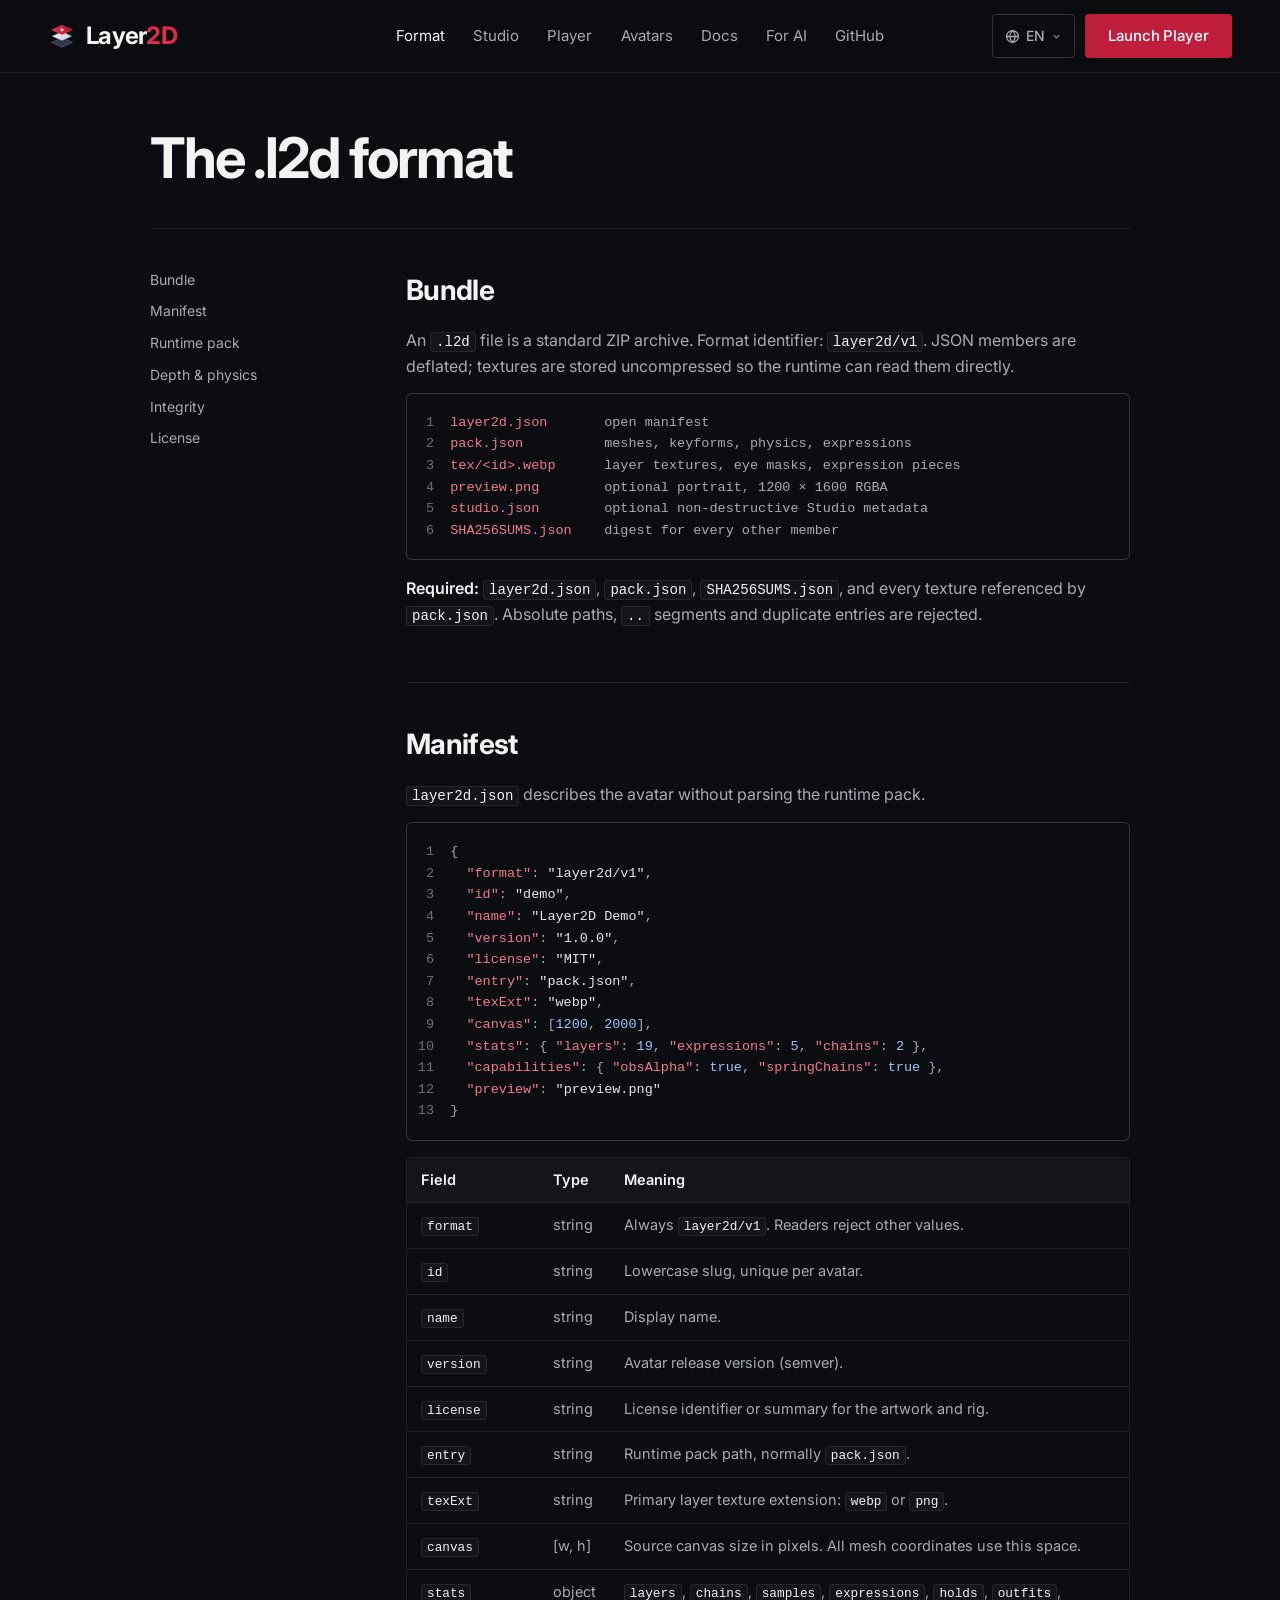
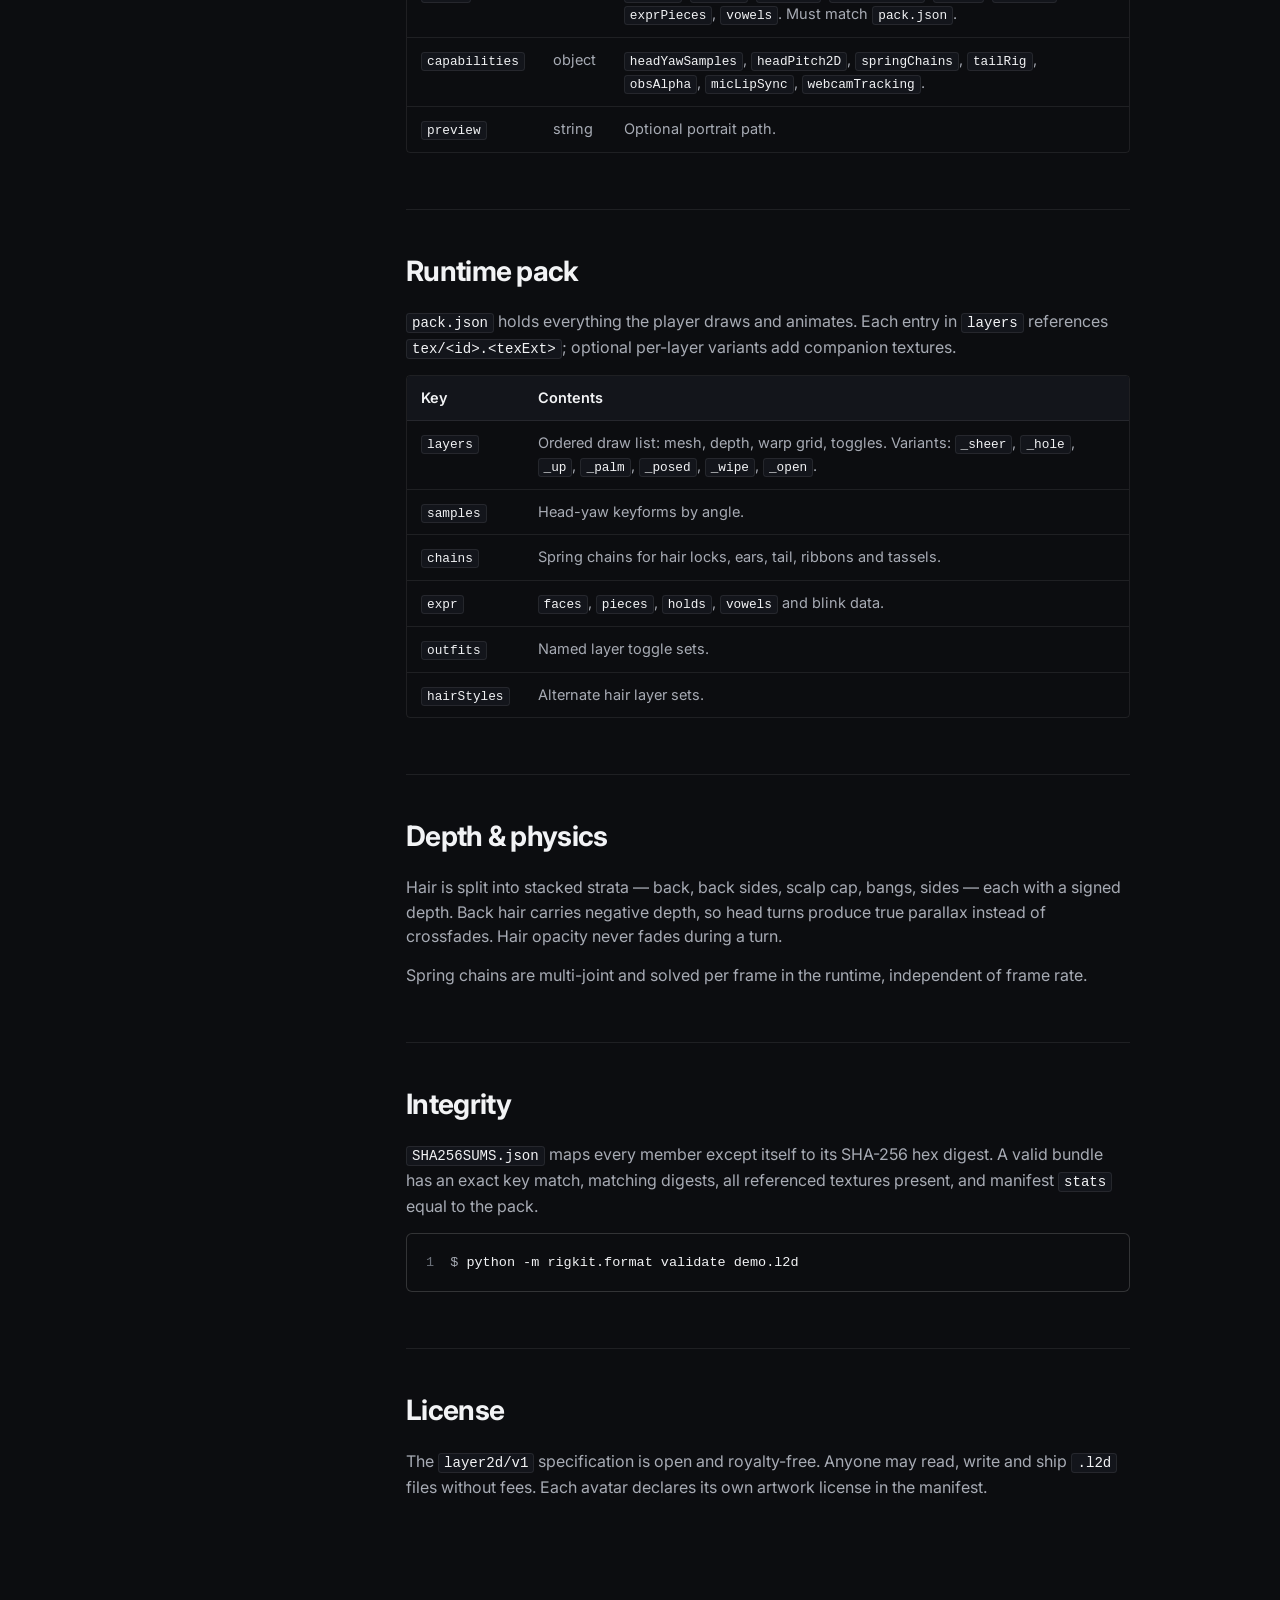
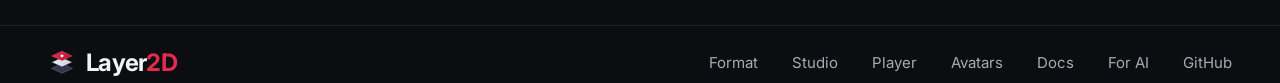
<file: format.html>
<!doctype html>
<html lang="en" data-i18n-ns="common,format">
<head>
  <meta charset="utf-8">
  <meta name="viewport" content="width=device-width, initial-scale=1">
  <title>Format — Layer2D</title>
  <meta name="description" content="The open .l2d avatar container format, layer2d/v1.">
  <meta name="theme-color" content="#0c0d10">
  <link rel="icon" type="image/svg+xml" href="favicon.svg">
  <link rel="icon" type="image/x-icon" href="favicon.ico" sizes="any">
  <link rel="apple-touch-icon" href="apple-touch-icon.png">
  <link rel="canonical" href="https://layer2d.com/format.html">
  <link rel="preconnect" href="https://fonts.googleapis.com">
  <link rel="preconnect" href="https://fonts.gstatic.com" crossorigin>
  <link href="https://fonts.googleapis.com/css2?family=Inter:wght@400;500;600;700&display=swap" rel="stylesheet">
  <link rel="stylesheet" href="styles.css">
  <script src="i18n/i18n.js"></script>
  <script src="app.js" defer></script>
</head>
<body class="doc">
  <header class="site-header">
    <div class="wrap">
      <a class="wordmark" href="./"><img class="brand-mark" src="assets/brand/logo-mark.svg" alt="" width="28" height="28"><span>Layer<em class="brand-2d">2D</em></span></a>
      <nav class="nav" aria-label="Primary" data-i18n-attr="aria-label:nav.ariaPrimary">
        <a href="format.html" aria-current="page" data-i18n="nav.format">Format</a>
        <a href="studio/" data-i18n="nav.studio">Studio</a>
        <a href="player/?model=test-signal.l2d" data-i18n="nav.player">Player</a>
        <a href="./#avatars" data-i18n="nav.avatars">Avatars</a>
        <a href="docs.html" data-i18n="nav.docs">Docs</a>
        <a href="for-ai/" data-i18n="nav.forAi">For AI</a>
        <a href="https://github.com/JagTheHero/layer2d" target="_blank" rel="noopener" data-i18n="nav.github">GitHub</a>
      </nav>
      <div class="header-actions">
        <div class="lang-switcher" data-lang-switcher></div>
        <a class="btn btn-primary" href="player/?model=test-signal.l2d" data-i18n="cta.launchPlayer">Launch Player</a>
      </div>
    </div>
  </header>

  <main>
    <div class="wrap">
      <div class="doc-head">
        <h1 data-i18n="format.title">The .l2d format</h1>
      </div>
      <div class="doc-layout">
        <nav class="toc" aria-label="On this page" data-i18n-attr="aria-label:nav.ariaToc">
          <a href="#bundle" data-i18n="format.toc.bundle">Bundle</a>
          <a href="#manifest" data-i18n="format.toc.manifest">Manifest</a>
          <a href="#pack" data-i18n="format.toc.pack">Runtime pack</a>
          <a href="#physics" data-i18n="format.toc.physics">Depth &amp; physics</a>
          <a href="#integrity" data-i18n="format.toc.integrity">Integrity</a>
          <a href="#license" data-i18n="format.toc.license">License</a>
        </nav>
        <div class="doc-body">
          <section id="bundle">
            <h2 data-i18n="format.bundle.heading">Bundle</h2>
            <p data-i18n-html="format.bundle.introHtml">An <code>.l2d</code> file is a standard ZIP archive. Format identifier: <code>layer2d/v1</code>. JSON members are deflated; textures are stored uncompressed so the runtime can read them directly.</p>
            <pre class="code"><code><span class="ln"><span class="tok-k">layer2d.json</span>       <span class="tok-p" data-i18n="format.bundle.c1">open manifest</span></span><span class="ln"><span class="tok-k">pack.json</span>          <span class="tok-p" data-i18n="format.bundle.c2">meshes, keyforms, physics, expressions</span></span><span class="ln"><span class="tok-k">tex/&lt;id&gt;.webp</span>      <span class="tok-p" data-i18n="format.bundle.c3">layer textures, eye masks, expression pieces</span></span><span class="ln"><span class="tok-k">preview.png</span>        <span class="tok-p" data-i18n="format.bundle.c4">optional portrait, 1200 × 1600 RGBA</span></span><span class="ln"><span class="tok-k">studio.json</span>        <span class="tok-p" data-i18n="format.bundle.c5">optional non-destructive Studio metadata</span></span><span class="ln"><span class="tok-k">SHA256SUMS.json</span>    <span class="tok-p" data-i18n="format.bundle.c6">digest for every other member</span></span></code></pre>
            <p data-i18n-html="format.bundle.requiredHtml"><strong>Required:</strong> <code>layer2d.json</code>, <code>pack.json</code>, <code>SHA256SUMS.json</code>, and every texture referenced by <code>pack.json</code>. Absolute paths, <code>..</code> segments and duplicate entries are rejected.</p>
          </section>

          <section id="manifest">
            <h2 data-i18n="format.manifest.heading">Manifest</h2>
            <p data-i18n-html="format.manifest.introHtml"><code>layer2d.json</code> describes the avatar without parsing the runtime pack.</p>
            <pre class="code"><code><span class="ln"><span class="tok-p">{</span></span><span class="ln">  <span class="tok-k">"format"</span><span class="tok-p">:</span> <span class="tok-s">"layer2d/v1"</span><span class="tok-p">,</span></span><span class="ln">  <span class="tok-k">"id"</span><span class="tok-p">:</span> <span class="tok-s">"demo"</span><span class="tok-p">,</span></span><span class="ln">  <span class="tok-k">"name"</span><span class="tok-p">:</span> <span class="tok-s">"Layer2D Demo"</span><span class="tok-p">,</span></span><span class="ln">  <span class="tok-k">"version"</span><span class="tok-p">:</span> <span class="tok-s">"1.0.0"</span><span class="tok-p">,</span></span><span class="ln">  <span class="tok-k">"license"</span><span class="tok-p">:</span> <span class="tok-s">"MIT"</span><span class="tok-p">,</span></span><span class="ln">  <span class="tok-k">"entry"</span><span class="tok-p">:</span> <span class="tok-s">"pack.json"</span><span class="tok-p">,</span></span><span class="ln">  <span class="tok-k">"texExt"</span><span class="tok-p">:</span> <span class="tok-s">"webp"</span><span class="tok-p">,</span></span><span class="ln">  <span class="tok-k">"canvas"</span><span class="tok-p">: [</span><span class="tok-n">1200</span><span class="tok-p">,</span> <span class="tok-n">2000</span><span class="tok-p">],</span></span><span class="ln">  <span class="tok-k">"stats"</span><span class="tok-p">: {</span> <span class="tok-k">"layers"</span><span class="tok-p">:</span> <span class="tok-n">19</span><span class="tok-p">,</span> <span class="tok-k">"expressions"</span><span class="tok-p">:</span> <span class="tok-n">5</span><span class="tok-p">,</span> <span class="tok-k">"chains"</span><span class="tok-p">:</span> <span class="tok-n">2</span> <span class="tok-p">},</span></span><span class="ln">  <span class="tok-k">"capabilities"</span><span class="tok-p">: {</span> <span class="tok-k">"obsAlpha"</span><span class="tok-p">:</span> <span class="tok-n">true</span><span class="tok-p">,</span> <span class="tok-k">"springChains"</span><span class="tok-p">:</span> <span class="tok-n">true</span> <span class="tok-p">},</span></span><span class="ln">  <span class="tok-k">"preview"</span><span class="tok-p">:</span> <span class="tok-s">"preview.png"</span></span><span class="ln"><span class="tok-p">}</span></span></code></pre>
            <div class="table-scroll">
              <table>
                <thead><tr><th data-i18n="format.manifest.thField">Field</th><th data-i18n="format.manifest.thType">Type</th><th data-i18n="format.manifest.thMeaning">Meaning</th></tr></thead>
                <tbody>
                  <tr><td><code>format</code></td><td data-i18n="format.type.string">string</td><td data-i18n-html="format.manifest.rowFormatHtml">Always <code>layer2d/v1</code>. Readers reject other values.</td></tr>
                  <tr><td><code>id</code></td><td data-i18n="format.type.string">string</td><td data-i18n="format.manifest.rowId">Lowercase slug, unique per avatar.</td></tr>
                  <tr><td><code>name</code></td><td data-i18n="format.type.string">string</td><td data-i18n="format.manifest.rowName">Display name.</td></tr>
                  <tr><td><code>version</code></td><td data-i18n="format.type.string">string</td><td data-i18n="format.manifest.rowVersion">Avatar release version (semver).</td></tr>
                  <tr><td><code>license</code></td><td data-i18n="format.type.string">string</td><td data-i18n="format.manifest.rowLicense">License identifier or summary for the artwork and rig.</td></tr>
                  <tr><td><code>entry</code></td><td data-i18n="format.type.string">string</td><td data-i18n-html="format.manifest.rowEntryHtml">Runtime pack path, normally <code>pack.json</code>.</td></tr>
                  <tr><td><code>texExt</code></td><td data-i18n="format.type.string">string</td><td data-i18n-html="format.manifest.rowTexExtHtml">Primary layer texture extension: <code>webp</code> or <code>png</code>.</td></tr>
                  <tr><td><code>canvas</code></td><td>[w, h]</td><td data-i18n="format.manifest.rowCanvas">Source canvas size in pixels. All mesh coordinates use this space.</td></tr>
                  <tr><td><code>stats</code></td><td data-i18n="format.type.object">object</td><td data-i18n-html="format.manifest.rowStatsHtml"><code>layers</code>, <code>chains</code>, <code>samples</code>, <code>expressions</code>, <code>holds</code>, <code>outfits</code>, <code>exprPieces</code>, <code>vowels</code>. Must match <code>pack.json</code>.</td></tr>
                  <tr><td><code>capabilities</code></td><td data-i18n="format.type.object">object</td><td data-i18n-html="format.manifest.rowCapabilitiesHtml"><code>headYawSamples</code>, <code>headPitch2D</code>, <code>springChains</code>, <code>tailRig</code>, <code>obsAlpha</code>, <code>micLipSync</code>, <code>webcamTracking</code>.</td></tr>
                  <tr><td><code>preview</code></td><td data-i18n="format.type.string">string</td><td data-i18n="format.manifest.rowPreview">Optional portrait path.</td></tr>
                </tbody>
              </table>
            </div>
          </section>

          <section id="pack">
            <h2 data-i18n="format.pack.heading">Runtime pack</h2>
            <p data-i18n-html="format.pack.introHtml"><code>pack.json</code> holds everything the player draws and animates. Each entry in <code>layers</code> references <code>tex/&lt;id&gt;.&lt;texExt&gt;</code>; optional per-layer variants add companion textures.</p>
            <div class="table-scroll">
              <table>
                <thead><tr><th data-i18n="format.pack.thKey">Key</th><th data-i18n="format.pack.thContents">Contents</th></tr></thead>
                <tbody>
                  <tr><td><code>layers</code></td><td data-i18n-html="format.pack.rowLayersHtml">Ordered draw list: mesh, depth, warp grid, toggles. Variants: <code>_sheer</code>, <code>_hole</code>, <code>_up</code>, <code>_palm</code>, <code>_posed</code>, <code>_wipe</code>, <code>_open</code>.</td></tr>
                  <tr><td><code>samples</code></td><td data-i18n="format.pack.rowSamples">Head-yaw keyforms by angle.</td></tr>
                  <tr><td><code>chains</code></td><td data-i18n="format.pack.rowChains">Spring chains for hair locks, ears, tail, ribbons and tassels.</td></tr>
                  <tr><td><code>expr</code></td><td data-i18n-html="format.pack.rowExprHtml"><code>faces</code>, <code>pieces</code>, <code>holds</code>, <code>vowels</code> and blink data.</td></tr>
                  <tr><td><code>outfits</code></td><td data-i18n="format.pack.rowOutfits">Named layer toggle sets.</td></tr>
                  <tr><td><code>hairStyles</code></td><td data-i18n="format.pack.rowHairStyles">Alternate hair layer sets.</td></tr>
                </tbody>
              </table>
            </div>
          </section>

          <section id="physics">
            <h2 data-i18n="format.physics.heading">Depth &amp; physics</h2>
            <p data-i18n="format.physics.p1">Hair is split into stacked strata — back, back sides, scalp cap, bangs, sides — each with a signed depth. Back hair carries negative depth, so head turns produce true parallax instead of crossfades. Hair opacity never fades during a turn.</p>
            <p data-i18n="format.physics.p2">Spring chains are multi-joint and solved per frame in the runtime, independent of frame rate.</p>
          </section>

          <section id="integrity">
            <h2 data-i18n="format.integrity.heading">Integrity</h2>
            <p data-i18n-html="format.integrity.p1Html"><code>SHA256SUMS.json</code> maps every member except itself to its SHA-256 hex digest. A valid bundle has an exact key match, matching digests, all referenced textures present, and manifest <code>stats</code> equal to the pack.</p>
            <pre class="code"><code><span class="ln"><span class="tok-p">$</span> python -m rigkit.format validate demo.l2d</span></code></pre>
          </section>

          <section id="license">
            <h2 data-i18n="format.license.heading">License</h2>
            <p data-i18n-html="format.license.p1Html">The <code>layer2d/v1</code> specification is open and royalty-free. Anyone may read, write and ship <code>.l2d</code> files without fees. Each avatar declares its own artwork license in the manifest.</p>
          </section>
        </div>
      </div>
    </div>
  </main>

  <footer class="site-footer">
    <div class="wrap">
      <a class="wordmark" href="./"><img class="brand-mark" src="assets/brand/logo-mark.svg" alt="" width="28" height="28"><span>Layer<em class="brand-2d">2D</em></span></a>
      <nav class="footer-nav" aria-label="Footer" data-i18n-attr="aria-label:nav.ariaFooter">
        <a href="format.html" data-i18n="nav.format">Format</a>
        <a href="studio/" data-i18n="nav.studio">Studio</a>
        <a href="player/?model=test-signal.l2d" data-i18n="nav.player">Player</a>
        <a href="./#avatars" data-i18n="nav.avatars">Avatars</a>
        <a href="docs.html" data-i18n="nav.docs">Docs</a>
        <a href="for-ai/" data-i18n="nav.forAi">For AI</a>
        <a href="https://github.com/JagTheHero/layer2d" target="_blank" rel="noopener" data-i18n="nav.github">GitHub</a>
      </nav>
    </div>
  </footer>
</body>
</html>
</file>
<file: styles.css>
:root {
  --bg: #0c0d10;
  --surface: #13151b;
  --surface-2: #171a21;
  --line: rgba(255, 255, 255, 0.08);
  --line-strong: rgba(255, 255, 255, 0.16);
  --tick: rgba(255, 255, 255, 0.55);
  --text: #f2f3f5;
  --muted: #a7abb4;
  --dim: #6b7079;
  --crimson: #be1e3c;
  --crimson-hover: #d22548;
  --radius: 4px;
  --max: 1200px;
  --gutter: 48px;
  --font: "Inter", "Noto Sans JP", "Noto Sans KR", "Noto Sans SC", "Noto Sans Devanagari", "Noto Sans Arabic", ui-sans-serif, system-ui, -apple-system, "Segoe UI", Roboto, "Helvetica Neue", Arial, sans-serif;
  --mono: ui-monospace, "SFMono-Regular", "JetBrains Mono", Menlo, Consolas, monospace;
  --ease: cubic-bezier(0.2, 0.7, 0.2, 1);
  color-scheme: dark;
}

html.i18n-loading body { opacity: 0; }
[dir="rtl"] pre.code,
[dir="rtl"] code { direction: ltr; unicode-bidi: isolate; }
[dir="rtl"] pre.code { text-align: left; }

*, *::before, *::after { box-sizing: border-box; }

html { scroll-behavior: smooth; -webkit-text-size-adjust: 100%; }
@media (prefers-reduced-motion: reduce) {
  html { scroll-behavior: auto; }
  *, *::before, *::after { transition: none !important; }
}

body {
  margin: 0;
  background: var(--bg);
  color: var(--text);
  font-family: var(--font);
  font-size: 16px;
  line-height: 1.55;
  -webkit-font-smoothing: antialiased;
  -moz-osx-font-smoothing: grayscale;
}

img { display: block; max-width: 100%; }
a { color: inherit; text-decoration: none; }
button { font: inherit; color: inherit; }

:focus-visible { outline: 1.5px solid var(--text); outline-offset: 3px; }

.wrap {
  width: 100%;
  max-width: calc(var(--max) + var(--gutter) * 2);
  margin: 0 auto;
  padding: 0 var(--gutter);
}

/* ---------- Header ---------- */
.site-header {
  position: sticky;
  top: 0;
  z-index: 20;
  background: rgba(12, 13, 16, 0.86);
  backdrop-filter: saturate(140%) blur(12px);
  -webkit-backdrop-filter: saturate(140%) blur(12px);
  border-bottom: 1px solid var(--line);
}
.site-header .wrap {
  display: grid;
  grid-template-columns: 1fr auto 1fr;
  align-items: center;
  height: 72px;
}
.wordmark {
  display: inline-flex;
  align-items: center;
  gap: 10px;
  font-weight: 700;
  font-size: 24px;
  letter-spacing: -0.03em;
  justify-self: start;
}
.wordmark .brand-mark {
  width: 28px;
  height: 28px;
  flex-shrink: 0;
  display: block;
}
.wordmark .brand-2d {
  font-style: normal;
  color: #e32b4f;
}
.nav { display: flex; gap: clamp(14px, 2.2vw, 34px); }
.nav a, .footer-nav a {
  font-size: 15px;
  color: var(--muted);
  white-space: nowrap;
  transition: color 160ms var(--ease);
}
.nav a:hover, .footer-nav a:hover, .nav a[aria-current="page"] { color: var(--text); }
.header-actions {
  justify-self: end;
  display: inline-flex;
  align-items: center;
  gap: 10px;
}
.site-header .btn { justify-self: end; }

/* ---------- Language Switcher ---------- */
.lang-switcher {
  position: relative;
  display: inline-flex;
  align-items: center;
}
.lang-btn {
  display: inline-flex;
  align-items: center;
  gap: 6px;
  height: 44px;
  padding: 0 12px;
  border-radius: var(--radius);
  border: 1px solid var(--line-strong);
  background: transparent;
  color: var(--muted);
  font-size: 14px;
  font-weight: 500;
  cursor: pointer;
  white-space: nowrap;
  transition: border-color 160ms var(--ease), background-color 160ms var(--ease), color 160ms var(--ease);
}
.lang-btn:hover,
.lang-switcher.open .lang-btn {
  color: var(--text);
  border-color: rgba(255, 255, 255, 0.4);
  background: rgba(255, 255, 255, 0.04);
}
.lang-globe { width: 15px; height: 15px; flex-shrink: 0; }
.lang-chev { width: 11px; height: 11px; flex-shrink: 0; opacity: 0.75; transition: transform 160ms var(--ease); }
.lang-switcher.open .lang-chev { transform: rotate(180deg); }
.lang-menu {
  position: absolute;
  top: calc(100% + 6px);
  inset-inline-end: 0;
  min-width: 196px;
  padding: 5px;
  background: var(--surface-2);
  border: 1px solid var(--line-strong);
  border-radius: 6px;
  box-shadow: 0 16px 40px rgba(0, 0, 0, 0.6);
  z-index: 60;
}
.lang-menu[hidden] { display: none; }
.lang-opt {
  display: flex;
  align-items: center;
  justify-content: space-between;
  gap: 12px;
  width: 100%;
  padding: 8px 10px;
  border: 0;
  border-radius: 4px;
  background: transparent;
  color: var(--text);
  text-align: start;
  cursor: pointer;
  transition: background-color 120ms var(--ease);
}
.lang-opt:hover,
.lang-opt:focus-visible {
  background: rgba(255, 255, 255, 0.07);
  outline: none;
}
.lang-opt.active {
  background: rgba(190, 30, 60, 0.18);
}
.lang-opt-main {
  display: flex;
  flex-direction: column;
  gap: 1px;
  min-width: 0;
}
.lang-opt-native { font-size: 14px; font-weight: 500; line-height: 1.25; }
.lang-opt-en { font-size: 11.5px; color: var(--muted); line-height: 1.2; }
.lang-check {
  width: 14px;
  height: 14px;
  flex-shrink: 0;
  color: #e32b4f;
  opacity: 0;
}
.lang-opt.active .lang-check { opacity: 1; }

/* ---------- Buttons ---------- */
.btn {
  display: inline-flex;
  align-items: center;
  justify-content: center;
  height: 44px;
  padding: 0 22px;
  border-radius: var(--radius);
  font-size: 15px;
  font-weight: 500;
  letter-spacing: -0.005em;
  border: 1px solid transparent;
  cursor: pointer;
  white-space: nowrap;
  transition: background-color 160ms var(--ease), border-color 160ms var(--ease), color 160ms var(--ease);
}
.btn-primary { background: var(--crimson); color: #fff; }
.btn-primary:hover { background: var(--crimson-hover); }
.btn-ghost { background: transparent; border-color: var(--line-strong); color: var(--text); }
.btn-ghost:hover { border-color: rgba(255, 255, 255, 0.4); background: rgba(255, 255, 255, 0.03); }
.btn-lg { height: 56px; padding: 0 38px; font-size: 17px; }

/* ---------- Sections ---------- */
.section { border-bottom: 1px solid var(--line); }
.section-pad { padding: 40px 0 36px; }
.section h2 {
  margin: 0 0 20px;
  font-size: 40px;
  font-weight: 700;
  letter-spacing: -0.03em;
  line-height: 1.1;
}

/* ---------- Hero ---------- */
.hero .wrap {
  display: grid;
  grid-template-columns: 1fr 1fr;
  gap: 48px;
  align-items: center;
  padding-top: 24px;
  padding-bottom: 28px;
}
.hero h1 {
  margin: 0 0 28px;
  font-size: clamp(40px, 5.2vw, 68px);
  font-weight: 700;
  line-height: 1.02;
  letter-spacing: -0.04em;
}
.hero p {
  margin: 0 0 36px;
  max-width: 30ch;
  font-size: 21px;
  line-height: 1.4;
  color: var(--muted);
}
.actions { display: flex; flex-wrap: wrap; gap: 16px; }

/* Stage frame */
.stage {
  position: relative;
  aspect-ratio: 454 / 448;
  width: 100%;
  max-width: 580px;
  justify-self: end;
  background:
    radial-gradient(ellipse 70% 60% at 50% 38%, rgba(255, 255, 255, 0.07), transparent 70%),
    linear-gradient(180deg, var(--surface-2), var(--surface));
  border: 1px solid var(--line);
  overflow: hidden;
}
.stage::before, .stage::after {
  content: "";
  position: absolute;
  background: var(--line);
  pointer-events: none;
}
.stage::before { left: 50%; top: 0; bottom: 0; width: 1px; }
.stage::after { top: 48%; left: 0; right: 0; height: 1px; }
.tick {
  position: absolute;
  width: 18px;
  height: 18px;
  border: 0 solid var(--tick);
  z-index: 3;
  pointer-events: none;
}
.tick.tl { top: 12px; left: 12px; border-top-width: 1.5px; border-left-width: 1.5px; }
.tick.tr { top: 12px; right: 12px; border-top-width: 1.5px; border-right-width: 1.5px; }
.tick.bl { bottom: 12px; left: 12px; border-bottom-width: 1.5px; border-left-width: 1.5px; }
.tick.br { bottom: 12px; right: 12px; border-bottom-width: 1.5px; border-right-width: 1.5px; }

#runtime-mount {
  position: absolute;
  inset: 0;
  z-index: 2;
  display: flex;
  align-items: flex-end;
  justify-content: center;
}
#runtime-mount .poster {
  height: 104%;
  width: auto;
  max-width: none;
  margin-bottom: -4%;
  object-fit: contain;
  user-select: none;
}
#runtime-mount canvas { position: absolute; inset: 0; width: 100%; height: 100%; }
#runtime-mount.is-live .poster { display: none; }

/* ---------- Avatars ---------- */
.avatar-grid {
  display: grid;
  grid-template-columns: repeat(3, 1fr);
  gap: 16px;
}
.avatar-card {
  display: flex;
  flex-direction: column;
  width: 100%;
  padding: 0;
  text-align: center;
  background: var(--surface);
  border: 1px solid var(--line);
  cursor: pointer;
  overflow: hidden;
  transition: border-color 200ms var(--ease);
}
.avatar-card:hover { border-color: var(--line-strong); }
.avatar-card .portrait {
  position: relative;
  aspect-ratio: 3 / 4;
  overflow: hidden;
  background:
    radial-gradient(ellipse 65% 55% at 50% 40%, #2a2d35 0%, #1a1c22 55%, #121318 100%);
}
.avatar-card .portrait img {
  position: absolute;
  inset: 0;
  width: 100%;
  height: 100%;
  object-fit: cover;
  object-position: 50% 0;
  transition: transform 500ms var(--ease), opacity 320ms var(--ease);
}
.avatar-card:hover .portrait img { transform: scale(1.025); }
.avatar-card .portrait iframe.live-avatar {
  position: absolute;
  inset: 0;
  width: 100%;
  height: 100%;
  border: 0;
  background: transparent;
  color-scheme: dark;
  pointer-events: none;
  opacity: 0;
  transition: opacity 360ms var(--ease);
}
.avatar-card.is-live .portrait iframe.live-avatar { opacity: 1; }
.avatar-card.is-live .portrait img.card-poster { opacity: 0; }
.live-badge {
  position: absolute;
  top: 10px;
  left: 10px;
  z-index: 3;
  display: inline-flex;
  align-items: center;
  gap: 6px;
  padding: 4px 9px;
  border-radius: 999px;
  background: rgba(12, 13, 16, 0.72);
  border: 1px solid var(--line-strong);
  backdrop-filter: blur(8px);
  -webkit-backdrop-filter: blur(8px);
  font-size: 11px;
  font-weight: 500;
  letter-spacing: 0.02em;
  color: var(--text);
  pointer-events: none;
  opacity: 0;
  transition: opacity 320ms var(--ease);
}
.avatar-card.is-live .live-badge { opacity: 1; }
.live-dot {
  width: 6px;
  height: 6px;
  border-radius: 50%;
  background: #3ee08f;
  box-shadow: 0 0 8px rgba(62, 224, 143, 0.85);
}
.lightbox .lb-stage iframe.lb-live {
  position: absolute;
  inset: 0;
  width: 100%;
  height: 100%;
  border: 0;
  background: transparent;
  color-scheme: dark;
  opacity: 0;
  transition: opacity 300ms var(--ease);
}
.lightbox .lb-stage.is-live iframe.lb-live { opacity: 1; }
.lightbox .lb-stage.is-live img { opacity: 0; }
.avatar-card .name {
  display: block;
  padding: 14px 16px 16px;
  border-top: 1px solid var(--line);
  font-size: 26px;
  font-weight: 500;
  letter-spacing: -0.015em;
}

/* ---------- Spec ---------- */
.spec-grid {
  display: grid;
  grid-template-columns: repeat(3, 1fr) 1.9fr;
  gap: 16px;
  align-items: stretch;
}
.feature {
  display: flex;
  flex-direction: column;
  align-items: center;
  justify-content: center;
  gap: 22px;
  padding: 36px 20px;
  background: var(--surface);
  border: 1px solid var(--line);
  border-radius: var(--radius);
  text-align: center;
  transition: border-color 200ms var(--ease);
}
.feature:hover { border-color: var(--line-strong); }
.feature svg {
  width: 68px;
  height: 68px;
  fill: none;
  stroke: var(--text);
  stroke-width: 1.5;
  stroke-linecap: round;
  stroke-linejoin: round;
}
.feature h3 {
  margin: 0;
  font-size: 19px;
  font-weight: 400;
  line-height: 1.3;
  letter-spacing: -0.01em;
}

.code {
  margin: 0;
  padding: 18px 0;
  background: var(--bg);
  border: 1px solid var(--line-strong);
  border-radius: 6px;
  font-family: var(--mono);
  font-size: 13.5px;
  line-height: 1.6;
  overflow-x: auto;
  counter-reset: ln;
}
.code code { display: block; min-width: max-content; }
.code .ln { display: block; padding-right: 20px; }
.code .ln::before {
  counter-increment: ln;
  content: counter(ln);
  display: inline-block;
  width: 3.2em;
  padding-right: 1.2em;
  text-align: right;
  color: var(--dim);
  user-select: none;
}
.tok-k { color: #f07a8e; }
.tok-s { color: #e6e7ea; }
.tok-n { color: #9cc4ff; }
.tok-p { color: var(--muted); }

/* ---------- Footer ---------- */
.site-footer .wrap {
  display: flex;
  align-items: center;
  justify-content: space-between;
  height: 72px;
}
.site-footer .wordmark { font-size: 24px; }
.footer-nav { display: flex; gap: 34px; }

/* ---------- Lightbox ---------- */
.lightbox {
  width: min(720px, calc(100vw - 32px));
  max-height: calc(100vh - 32px);
  padding: 0;
  background: var(--surface);
  color: var(--text);
  border: 1px solid var(--line-strong);
  border-radius: var(--radius);
  overflow: hidden;
}
.lightbox::backdrop { background: rgba(6, 7, 9, 0.82); backdrop-filter: blur(4px); }
.lightbox[open] { animation: lb-in 220ms var(--ease); }
@keyframes lb-in { from { opacity: 0; transform: translateY(8px); } to { opacity: 1; transform: none; } }
.lightbox .lb-stage {
  position: relative;
  height: min(70vh, 720px);
  background: radial-gradient(ellipse 65% 55% at 50% 40%, #2a2d35 0%, #1a1c22 55%, #121318 100%);
  border-bottom: 1px solid var(--line);
}
.lightbox .lb-stage img {
  width: 100%;
  height: 100%;
  object-fit: contain;
  object-position: 50% 100%;
}
.lightbox .lb-bar {
  display: flex;
  align-items: center;
  justify-content: space-between;
  gap: 16px;
  padding: 16px 20px;
}
.lightbox .lb-name { margin: 0; font-size: 24px; font-weight: 600; letter-spacing: -0.02em; }
.lightbox .lb-actions { display: flex; gap: 12px; }
.lightbox .lb-close {
  position: absolute;
  top: 12px;
  right: 12px;
  width: 36px;
  height: 36px;
  display: grid;
  place-items: center;
  background: rgba(12, 13, 16, 0.7);
  border: 1px solid var(--line-strong);
  border-radius: var(--radius);
  cursor: pointer;
  transition: border-color 160ms var(--ease);
}
.lightbox .lb-close:hover { border-color: rgba(255, 255, 255, 0.4); }
.lightbox .lb-close svg { width: 16px; height: 16px; stroke: currentColor; stroke-width: 1.5; fill: none; }

/* ---------- Doc pages (format / docs) ---------- */
.doc .site-footer { border-top: 1px solid var(--line); }
.doc main .wrap { max-width: calc(980px + var(--gutter) * 2); }
.doc-head { padding: 56px 0 40px; border-bottom: 1px solid var(--line); }
.doc-head h1 {
  margin: 0;
  font-size: clamp(36px, 4.4vw, 56px);
  font-weight: 700;
  letter-spacing: -0.04em;
  line-height: 1.05;
}
.doc-layout {
  display: grid;
  grid-template-columns: 200px minmax(0, 1fr);
  gap: 56px;
  padding: 40px 0 72px;
}
.toc { position: sticky; top: 104px; align-self: start; display: flex; flex-direction: column; gap: 10px; }
.toc a { font-size: 14px; color: var(--muted); transition: color 160ms var(--ease); }
.toc a:hover { color: var(--text); }
.doc-body { min-width: 0; }
.doc-body section { padding-bottom: 40px; margin-bottom: 40px; border-bottom: 1px solid var(--line); scroll-margin-top: 96px; }
.doc-body section:last-child { border-bottom: 0; margin-bottom: 0; }
.doc-body h2 { margin: 0 0 16px; font-size: 28px; font-weight: 700; letter-spacing: -0.025em; }
.doc-body h3 { margin: 28px 0 10px; font-size: 18px; font-weight: 600; letter-spacing: -0.01em; }
.doc-body p, .doc-body li { color: var(--muted); font-size: 16px; }
.doc-body p { margin: 0 0 14px; }
.doc-body ul { margin: 0 0 14px; padding-inline-start: 20px; }
.doc-body strong { color: var(--text); font-weight: 600; }
.doc-body a { color: var(--text); border-bottom: 1px solid var(--line-strong); transition: border-color 160ms var(--ease); }
.doc-body a:hover { border-color: var(--text); }
.doc-body :not(pre) > code {
  font-family: var(--mono);
  font-size: 0.88em;
  color: var(--text);
  background: var(--surface);
  border: 1px solid var(--line);
  border-radius: 3px;
  padding: 1px 5px;
}
.doc-body .code { margin: 0 0 16px; max-width: 100%; overflow-x: auto; }
.table-scroll { overflow-x: auto; margin: 0 0 16px; border: 1px solid var(--line); border-radius: var(--radius); }
.doc-body table { width: 100%; border-collapse: collapse; font-size: 14.5px; }
.doc-body th, .doc-body td { text-align: start; padding: 11px 14px; border-bottom: 1px solid var(--line); vertical-align: top; }
.doc-body tr:last-child td { border-bottom: 0; }
.doc-body th { color: var(--text); font-weight: 600; background: var(--surface); }
.doc-body td { color: var(--muted); }
.doc-body td:first-child { white-space: nowrap; }

/* ---------- Responsive ---------- */
@media (max-width: 1080px) {
  .spec-grid { grid-template-columns: repeat(3, 1fr); }
  .spec-grid .code { grid-column: 1 / -1; }
}

@media (max-width: 900px) {
  :root { --gutter: 24px; }
  .nav { gap: 28px; }
  .hero .wrap { grid-template-columns: 1fr; gap: 32px; padding-top: 40px; }
  .stage { justify-self: stretch; max-width: none; }
  .doc-layout { grid-template-columns: 1fr; gap: 24px; }
  .toc { position: static; flex-direction: row; flex-wrap: wrap; gap: 8px 20px; }
}

@media (max-width: 720px) {
  :root { --gutter: 16px; }
  .site-header .wrap { grid-template-columns: 1fr auto; height: 60px; }
  .site-header .nav { display: none; }
  .wordmark { font-size: 22px; }
  .header-actions { gap: 8px; }
  .lang-btn { height: 38px; padding: 0 9px; font-size: 13px; }
  .site-header .btn { height: 38px; padding: 0 14px; font-size: 14px; }
  .hero .wrap { padding-top: 32px; }
  .hero h1 { margin-bottom: 20px; }
  .hero p { font-size: 18px; margin-bottom: 28px; }
  .btn-lg { height: 50px; padding: 0 24px; font-size: 16px; flex: 1 1 0; }
  .section h2 { font-size: 32px; }
  .avatar-grid { grid-template-columns: 1fr; gap: 12px; }
  .avatar-card .portrait { aspect-ratio: 4 / 4.4; }
  .avatar-card .name { font-size: 22px; padding: 12px 16px 14px; }
  .spec-grid { grid-template-columns: 1fr; gap: 12px; }
  .feature { flex-direction: row; justify-content: flex-start; gap: 20px; padding: 20px; text-align: start; }
  .feature svg { width: 44px; height: 44px; flex: none; }
  .feature h3 br { display: none; }
  .code { font-size: 12.5px; }
  .site-footer .wrap { flex-direction: column; justify-content: center; gap: 14px; height: auto; padding-top: 28px; padding-bottom: 28px; }
  .footer-nav { flex-wrap: wrap; justify-content: center; gap: 14px 22px; }
  .lightbox .lb-bar { flex-direction: column; align-items: stretch; }
  .lightbox .lb-actions .btn { flex: 1 1 0; }
  .doc-head { padding: 36px 0 28px; }
}
</file>
